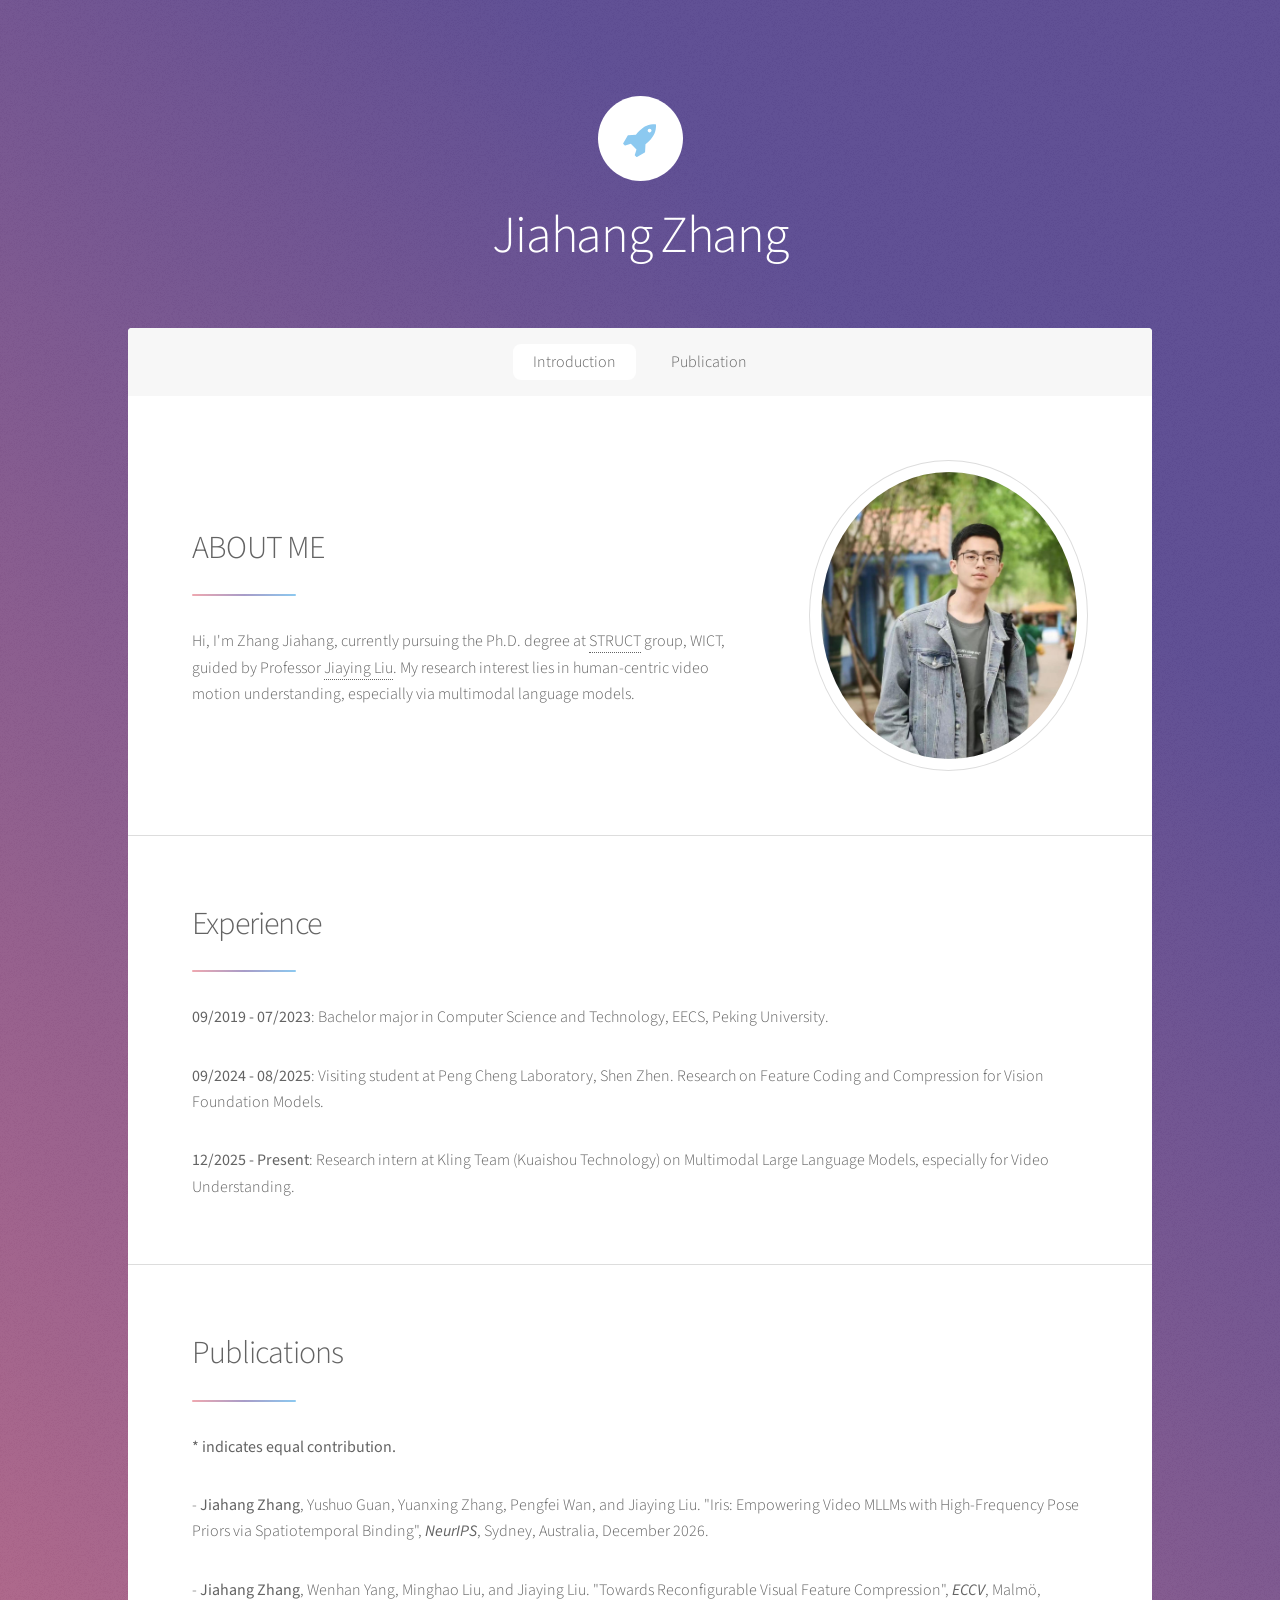
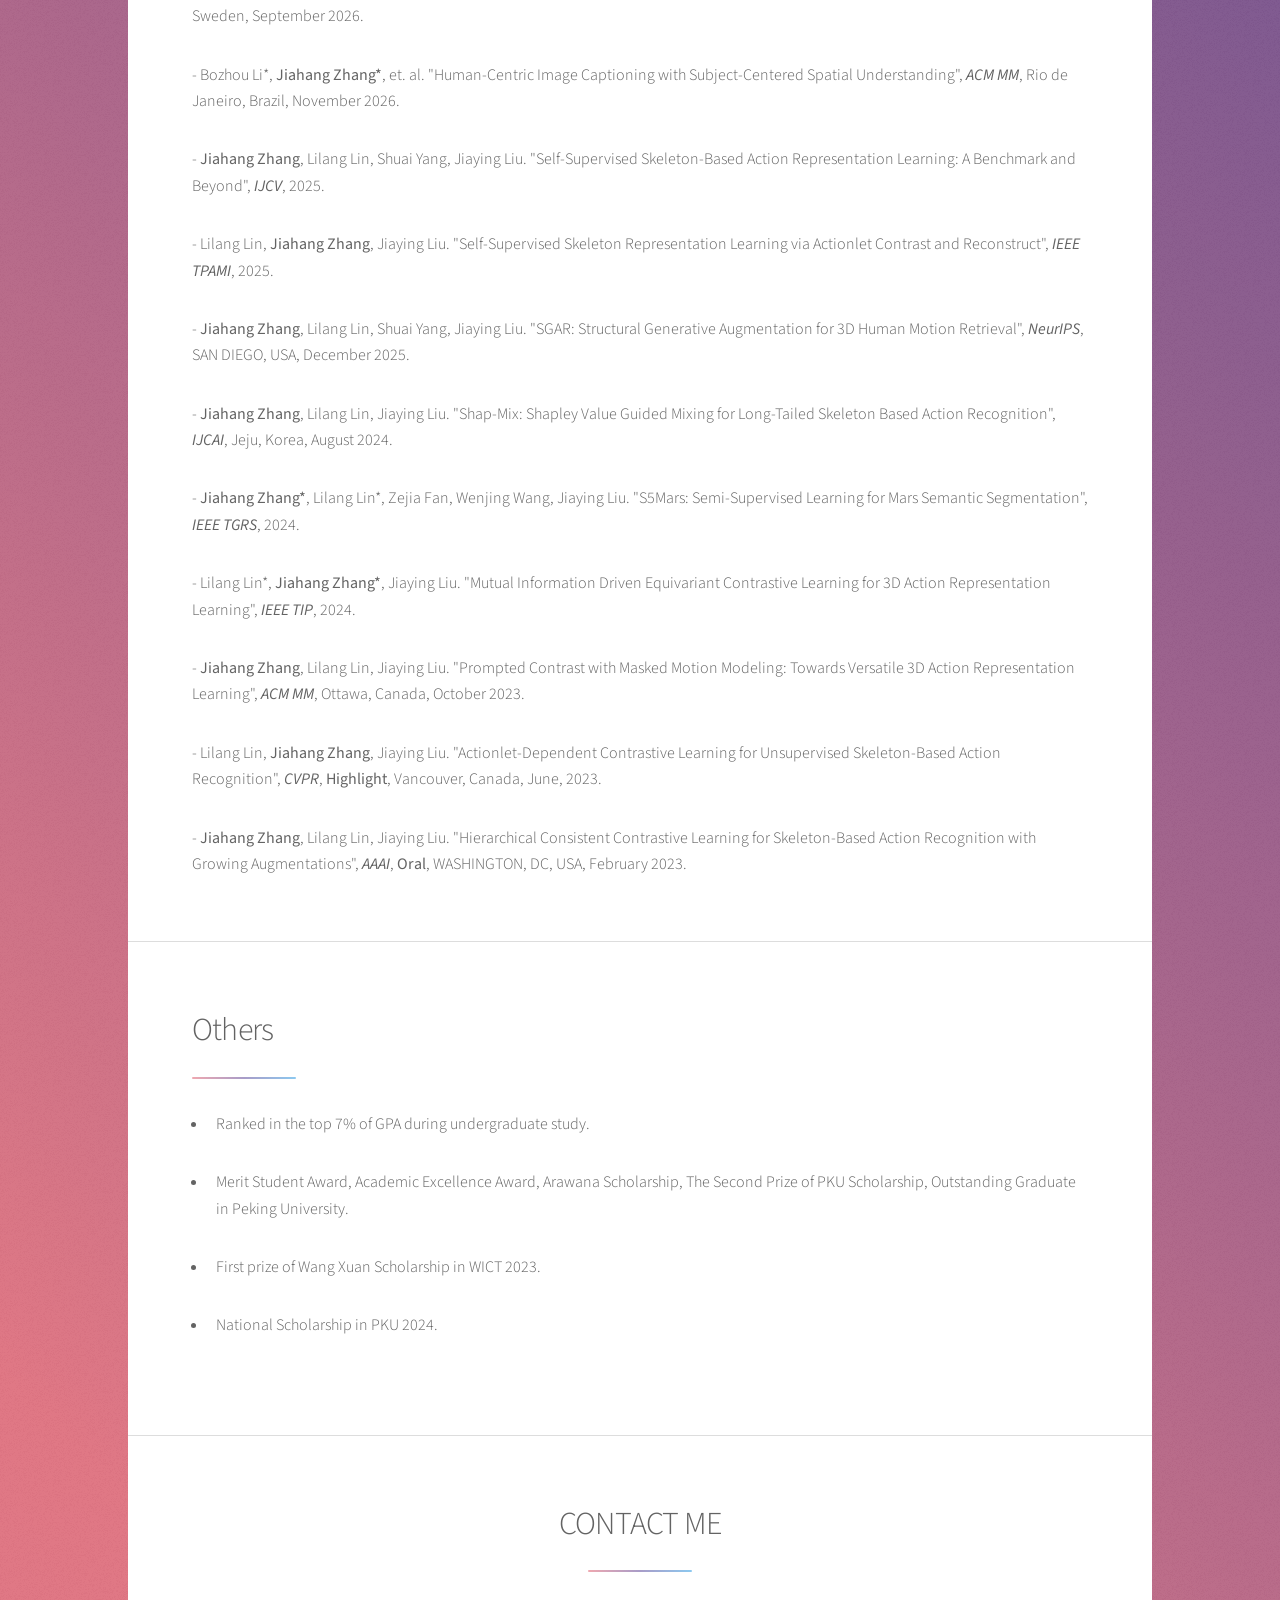
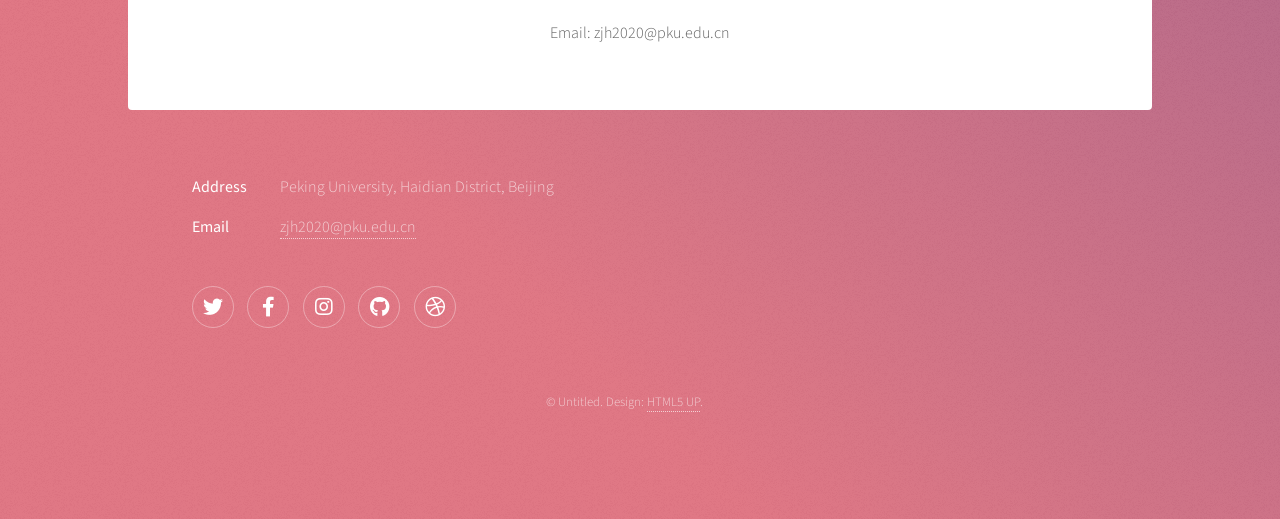
<file: index.html>
<!DOCTYPE HTML>
<!--
	Stellar by HTML5 UP
	html5up.net | @ajlkn
	Free for personal and commercial use under the CCA 3.0 license (html5up.net/license)
-->
<html>
	<head>
		<title>Jiahang Zhang (张佳航) - PKU</title>
		<meta charset="utf-8" />
		<meta name="viewport" content="width=device-width, initial-scale=1, user-scalable=no" />
		<link rel="stylesheet" href="assets/css/main.css" />
		<noscript><link rel="stylesheet" href="assets/css/noscript.css" /></noscript>
	</head>
	<body class="is-preload">

		<!-- Wrapper -->
			<div id="wrapper">

				<!-- Header -->
					<header id="header" class="alt">
						<span class="logo"><img src="images/logo.svg" alt="" /></span>
						<h1>Jiahang Zhang</h1>
					</header>

				<!-- Nav -->
					<nav id="nav">
						<ul>
							<li><a href="#intro" class="active">Introduction</a></li>
							<li><a href="#pub" class="active">Publication</a></li>
						</ul>
					</nav>


				<!-- Main -->
					<div id="main">

						<!-- Introduction -->
							<section id="intro" class="main">
								<div class="spotlight">
									<div class="content">
										<header class="major">
											<h2>ABOUT ME</h2>
										</header>
										<p>Hi, I'm Zhang Jiahang, currently pursuing the Ph.D. degree at <a href="http://www.wict.pku.edu.cn/struct/">STRUCT</a> group, WICT, guided by Professor <a href="http://www.wict.pku.edu.cn/struct/people/liujiaying.html">Jiaying Liu</a>. My research interest lies in human-centric video motion understanding, especially via multimodal language models. </p>

									</div>
									<span class="image"><img src="images/zjh.jpg" alt="" /></span>
								</div>
							</section>
							
							<section id="exp" class="main">
								<div class="spotlight">
									<div class="content">
										<header class="major">
											<h2>Experience</h2>
										</header>
										<p><b>09/2019 - 07/2023</b>: Bachelor major in Computer Science and Technology, EECS, Peking University.
										</p>
										<p><b>09/2024 - 08/2025</b>: Visiting student at Peng Cheng Laboratory, Shen Zhen. Research on Feature Coding and Compression for Vision Foundation Models.
										</p>
										<p><b>12/2025 - Present</b>: Research intern at Kling Team (Kuaishou Technology) on Multimodal Large Language Models, especially for Video Understanding.
										</p>
									</div>
								</div>
							</section>

							<!-- Publication -->
							<section id="pub" class="main">
								<div class="spotlight">
									<div class="content">
										<header class="major">
											<h2>Publications</h2>
										</header>
										<p><b>* indicates equal contribution.</b></p>
										<p> - <b>Jiahang Zhang</b>, Yushuo Guan, Yuanxing Zhang, Pengfei Wan, and Jiaying Liu. "Iris: Empowering Video MLLMs with
										High-Frequency Pose Priors via Spatiotemporal Binding", <i> <b>NeurIPS</b></i>, Sydney, Australia, December 2026.</p>
										<p> - <b>Jiahang Zhang</b>, Wenhan Yang, Minghao Liu, and Jiaying Liu. "Towards Reconfigurable Visual Feature Compression", <i> <b>ECCV</b></i>, Malmö, Sweden, September 2026.
										</p>
										<p> - Bozhou Li*, <b>Jiahang Zhang*</b>, et. al. "Human-Centric Image Captioning with Subject-Centered Spatial Understanding", <i> <b>ACM MM</b></i>, Rio de Janeiro, Brazil, November 2026.
										</p>
										<p> - <b>Jiahang Zhang</b>, Lilang Lin, Shuai Yang, Jiaying Liu. "Self-Supervised Skeleton-Based Action Representation Learning: A Benchmark and Beyond", <i> <b>IJCV</b></i>, 2025.</p>
										<p> - Lilang Lin, <b>Jiahang Zhang</b>, Jiaying Liu. "Self-Supervised Skeleton Representation Learning via Actionlet Contrast and Reconstruct", <i> <b>IEEE TPAMI</b></i>, 2025.</p>
										<p> - <b>Jiahang Zhang</b>, Lilang Lin, Shuai Yang, Jiaying Liu. "SGAR: Structural Generative Augmentation for 3D Human Motion Retrieval", <i> <b>NeurIPS</b></i>, SAN DIEGO, USA, December 2025.</p>
										<p> - <b>Jiahang Zhang</b>, Lilang Lin, Jiaying Liu. "Shap-Mix: Shapley Value Guided Mixing for Long-Tailed Skeleton Based Action Recognition", <i> <b>IJCAI</b></i>, Jeju, Korea, August 2024.</p>
										<p> - <b>Jiahang Zhang*</b>, Lilang Lin*, Zejia Fan, Wenjing Wang, Jiaying Liu. "S5Mars: Semi-Supervised Learning for Mars Semantic Segmentation", <i> <b>IEEE TGRS</b></i>, 2024.</p>
										<p> - Lilang Lin*, <b>Jiahang Zhang*</b>, Jiaying Liu. "Mutual Information Driven Equivariant Contrastive Learning for 3D Action Representation Learning", <i> <b>IEEE TIP</b></i>, 2024.</p>
										<p> - <b>Jiahang Zhang</b>, Lilang Lin, Jiaying Liu. "Prompted Contrast with Masked Motion Modeling: Towards Versatile 3D Action Representation Learning", <i> <b>ACM MM</b></i>, Ottawa, Canada, October 2023.</p>
										<p> - Lilang Lin, <b>Jiahang Zhang</b>, Jiaying Liu. "Actionlet-Dependent Contrastive Learning for Unsupervised Skeleton-Based Action Recognition", <i> <b>CVPR</b></i>, <b>Highlight</b>, Vancouver, Canada, June, 2023.</p>
										<p> - <b>Jiahang Zhang</b>, Lilang Lin, Jiaying Liu. "Hierarchical Consistent Contrastive Learning for Skeleton-Based Action Recognition with Growing Augmentations", <i> <b>AAAI</b></i>, <b>Oral</b>, WASHINGTON, DC, USA, February 2023.</p>


									</div>
									
								</div>
							</section>
							<section id="others" class="main">
								<div class="spotlight">
									<div class="content">
										<header class="major">
											<h2>Others</h2>
										</header>
										<ul>
											<li>
												<p>
													Ranked in the top 7% of GPA during undergraduate study.
												</p>
											</li>
											<li>
												<p>
													Merit Student Award, Academic Excellence Award, Arawana Scholarship, The Second Prize of PKU Scholarship, Outstanding Graduate in Peking University.
												</p>
											</li>
											<li>
												<p>
													First prize of Wang Xuan Scholarship in WICT 2023.
												</p>
											</li>
											<li>
												<p>
													National Scholarship in PKU 2024.
												</p>
											</li>

										</ul>
									</div>
								</div>
							</section>
						<!-- First Section -->
							<section id="first" class="main special">
								<header class="major">
									<h2>CONTACT ME</h2>
								</header>
								<p>Email: zjh2020@pku.edu.cn</p>
							</section>
				    </div>
				<!-- Footer -->
					<footer id="footer">
						<section>
							<dl class="alt">
								<dt>Address</dt>
								<dd>Peking University, Haidian District, Beijing</dd>
								<dt>Email</dt>
								<dd><a href="#">zjh2020@pku.edu.cn </a></dd>
							</dl>
							<ul class="icons">
								<li><a href="#" class="icon brands fa-twitter alt"><span class="label">Twitter</span></a></li>
								<li><a href="#" class="icon brands fa-facebook-f alt"><span class="label">Facebook</span></a></li>
								<li><a href="#" class="icon brands fa-instagram alt"><span class="label">Instagram</span></a></li>
								<li><a href="https://github.com/JHang2020?tab=repositories" class="icon brands fa-github alt"><span class="label">GitHub</span></a></li>
								<li><a href="#" class="icon brands fa-dribbble alt"><span class="label">Dribbble</span></a></li>
							</ul>
						</section>
						<p class="copyright">&copy; Untitled. Design: <a href="https://html5up.net">HTML5 UP</a>.</p>
					</footer>

			</div>

		<!-- Scripts -->
			<script src="assets/js/jquery.min.js"></script>
			<script src="assets/js/jquery.scrollex.min.js"></script>
			<script src="assets/js/jquery.scrolly.min.js"></script>
			<script src="assets/js/browser.min.js"></script>
			<script src="assets/js/breakpoints.min.js"></script>
			<script src="assets/js/util.js"></script>
			<script src="assets/js/main.js"></script>
			
	</body>
</html>
</file>
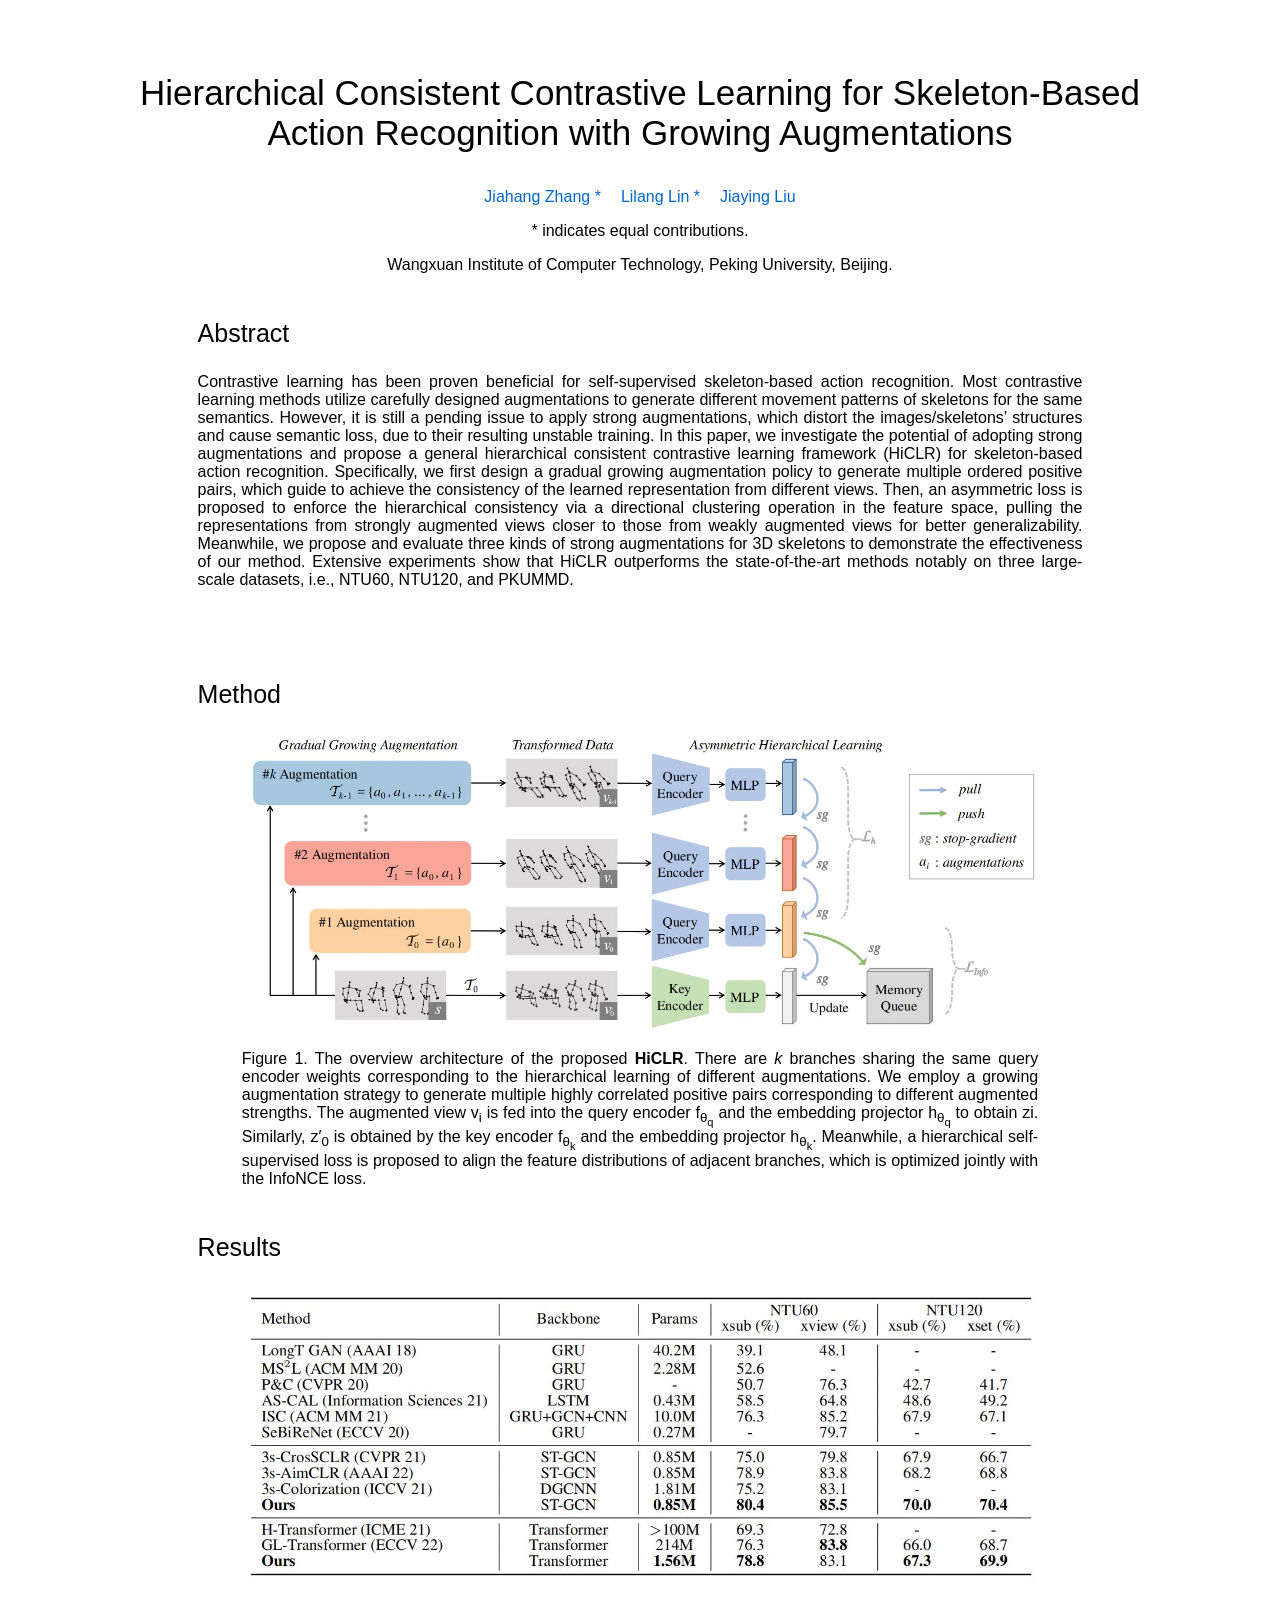
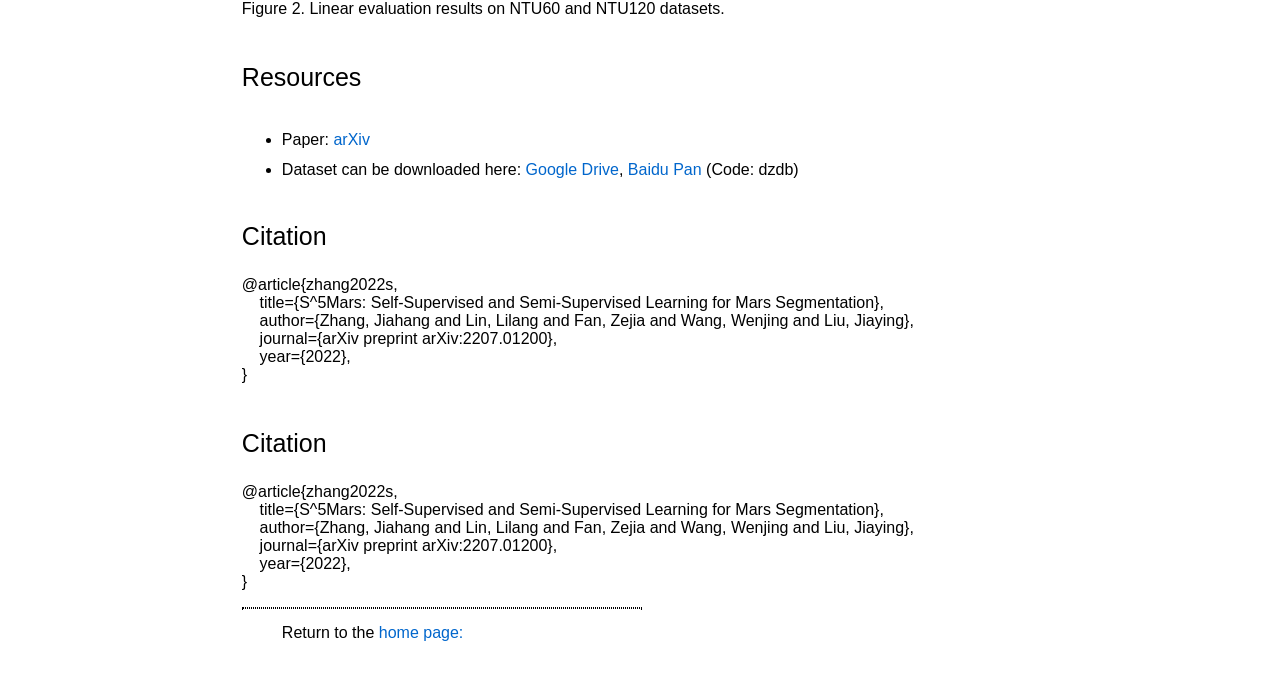
<file: Projects/HiCLR/index.html>
<!DOCTYPE html>
<html>
<head>
	<meta charset="UTF-8">
	<title>S5Mars</title>
    <style type="text/css">
        body{
        	background-color: white;
        }
        .links{
        	text-decoration: none;
        	color: #0066CC;
        }
        .p2{
        	padding-top: 20px;
        	font-size: 25px;
        }
        .p1{
        	text-align:justify;
        	text-justify:inter-ideograph;
        }
		
		.left {
			text-align: left;
			border: 1px dotted black;
			width: 50%;
		}
        a{
        	font-family: Sans-serif;
        }
        p{
        	font-family: Sans-serif;
        }
        ul{
        	font-family: Sans-serif;
        }
    </style>
</head>
<body>
	<div align="center" style="padding-top: 30px;">
	<p style="font-size:35px;">Hierarchical Consistent Contrastive Learning for Skeleton-Based <br>
        Action Recognition with Growing Augmentations </p>

	<a href="mailto:zjh2020@pku.edu.cn" class="links">Jiahang Zhang *</a> &nbsp; &nbsp; 
	<a href="mailto:linlilang@pku.edu.cn" class="links">Lilang Lin *</a> &nbsp; &nbsp; 
	<a href="mailto:liujiaying@pku.edu.cn" class="links">Jiaying Liu</a>

	<br>
	<p class="para-3"><span class="font-5">* indicates equal contributions.</span></p>
	<p class="para-3"><span class="p1"> Wangxuan Institute of Computer Technology, Peking University, Beijing.</span></p>
	

	</div>

        <div align="left" style="padding-left: 15%; padding-right: 15%; padding-bottom: 30px;">
		<p class='p2'> Abstract </p> 
		<p class='p1'>Contrastive learning has been proven beneficial for self-supervised skeleton-based action recognition. Most contrastive learning methods utilize carefully designed augmentations to generate different movement patterns of skeletons for the same semantics. However, it is still a pending issue to apply strong augmentations, which distort the images/skeletons’ structures and cause semantic loss, due to their resulting unstable training. In this paper, we investigate the potential of adopting strong augmentations and propose a general hierarchical consistent contrastive learning framework (HiCLR) for skeleton-based action recognition. Specifically, we first design a gradual growing augmentation policy to generate multiple ordered positive pairs, which guide to achieve the consistency of the learned representation from different views. Then, an asymmetric loss is proposed to enforce the hierarchical consistency via a directional clustering operation in the feature space, pulling the representations from strongly augmented views closer to those from weakly augmented views for better generalizability. Meanwhile, we propose and evaluate three kinds of strong augmentations for 3D skeletons to demonstrate the effectiveness of our method. Extensive experiments show that HiCLR outperforms the state-of-the-art methods notably on three large-scale datasets, i.e., NTU60, NTU120, and PKUMMD.</p>
            </div>

        <div align="left" style="padding-left: 15%; padding-right: 15%; padding-bottom: 30px;">
            <p class='p2'> Method </p> 
            <div style="padding-left: 5%; padding-right: 5%;">
                <div align="center">
                    <img src="img/arch.jpg" width="100%"> <br>
                </div>
            <p class='p1'>Figure 1. The overview architecture of the proposed <strong>HiCLR</strong>. There are <em>k</em> branches sharing the same query encoder weights corresponding to the hierarchical learning of different augmentations. We employ a growing augmentation strategy to generate multiple highly correlated positive pairs corresponding to different augmented strengths. The augmented view v<sub>i</sub> is fed into the query encoder f<sub>θ<sub>q</sub></sub> and the embedding projector h<sub>θ<sub>q</sub></sub> to obtain zi. Similarly, z′<sub>0</sub> is obtained by the key encoder f<sub>θ<sub>k</sub></sub> and the embedding projector h<sub>θ<sub>k</sub></sub>. Meanwhile, a hierarchical self-supervised loss is proposed to align the feature distributions of adjacent branches, which is optimized jointly with the InfoNCE loss.</p>

            </div>
        
            <p class='p2'> Results </p> 
            <div style="padding-left: 5%; padding-right: 5%;">
                <div align="center">
                    <img src="img/result.jpg" width="100%"> <br>
                </div>
            <p class='p1'>Figure 2. Linear evaluation results on NTU60 and NTU120 datasets.</p>


        <p class='p2'> Resources </p> 
		<p class='p1'>
			<ul style="line-height:15px">
			　　<li> Paper: <a href="https://arxiv.org/abs/2207.01200" class="links">arXiv</a> </li>
			　　<!--<li> Supplementary: <a href="https://drive.google.com/open?id=1QDMWbhw2jgutDsLaS00R-P6cxZ_OaZis" class="links">Google Drive</a>, <a href="https://pan.baidu.com/s/1ke9hqo62pVhl6_6YqAA4cQ" class="links">Baidu Pan</a> (Code: wvr6) </li>-->

			　　<li> Dataset can be downloaded here: <a href="https://drive.google.com/file/d/16dUZOh_-hv05wBaZ_BRH_A2_IwTgcN0J/view?usp=sharing" class="links">Google Drive</a>, <a href="https://pan.baidu.com/s/1RkxqFpTdI9eKfrFSJ_UXAw" class="links">Baidu Pan</a> (Code: dzdb) </li>
			</ul>
		</p>

		<p class='p2'> Citation</p>
		<p> 
			@article{zhang2022s, <br>
				&nbsp; &nbsp; title={S^5Mars: Self-Supervised and Semi-Supervised Learning for Mars Segmentation},<br>
				&nbsp; &nbsp; author={Zhang, Jiahang and Lin, Lilang and Fan, Zejia and Wang, Wenjing and Liu, Jiaying},<br>
				&nbsp; &nbsp; journal={arXiv preprint arXiv:2207.01200},<br>
				&nbsp; &nbsp; year={2022}, <br>
			  }

		</p>

        <p class='p2'> Citation</p>
		<p> 
			@article{zhang2022s, <br>
				&nbsp; &nbsp; title={S^5Mars: Self-Supervised and Semi-Supervised Learning for Mars Segmentation},<br>
				&nbsp; &nbsp; author={Zhang, Jiahang and Lin, Lilang and Fan, Zejia and Wang, Wenjing and Liu, Jiaying},<br>
				&nbsp; &nbsp; journal={arXiv preprint arXiv:2207.01200},<br>
				&nbsp; &nbsp; year={2022}, <br>
			  }

		</p>
		
		<p class='left'>
			<ul style="line-height:15px">
				Return to the <a href="http://39.96.165.147/" class="links">home page:</a>
			</ul>
		</p>
		

</html>
</file>
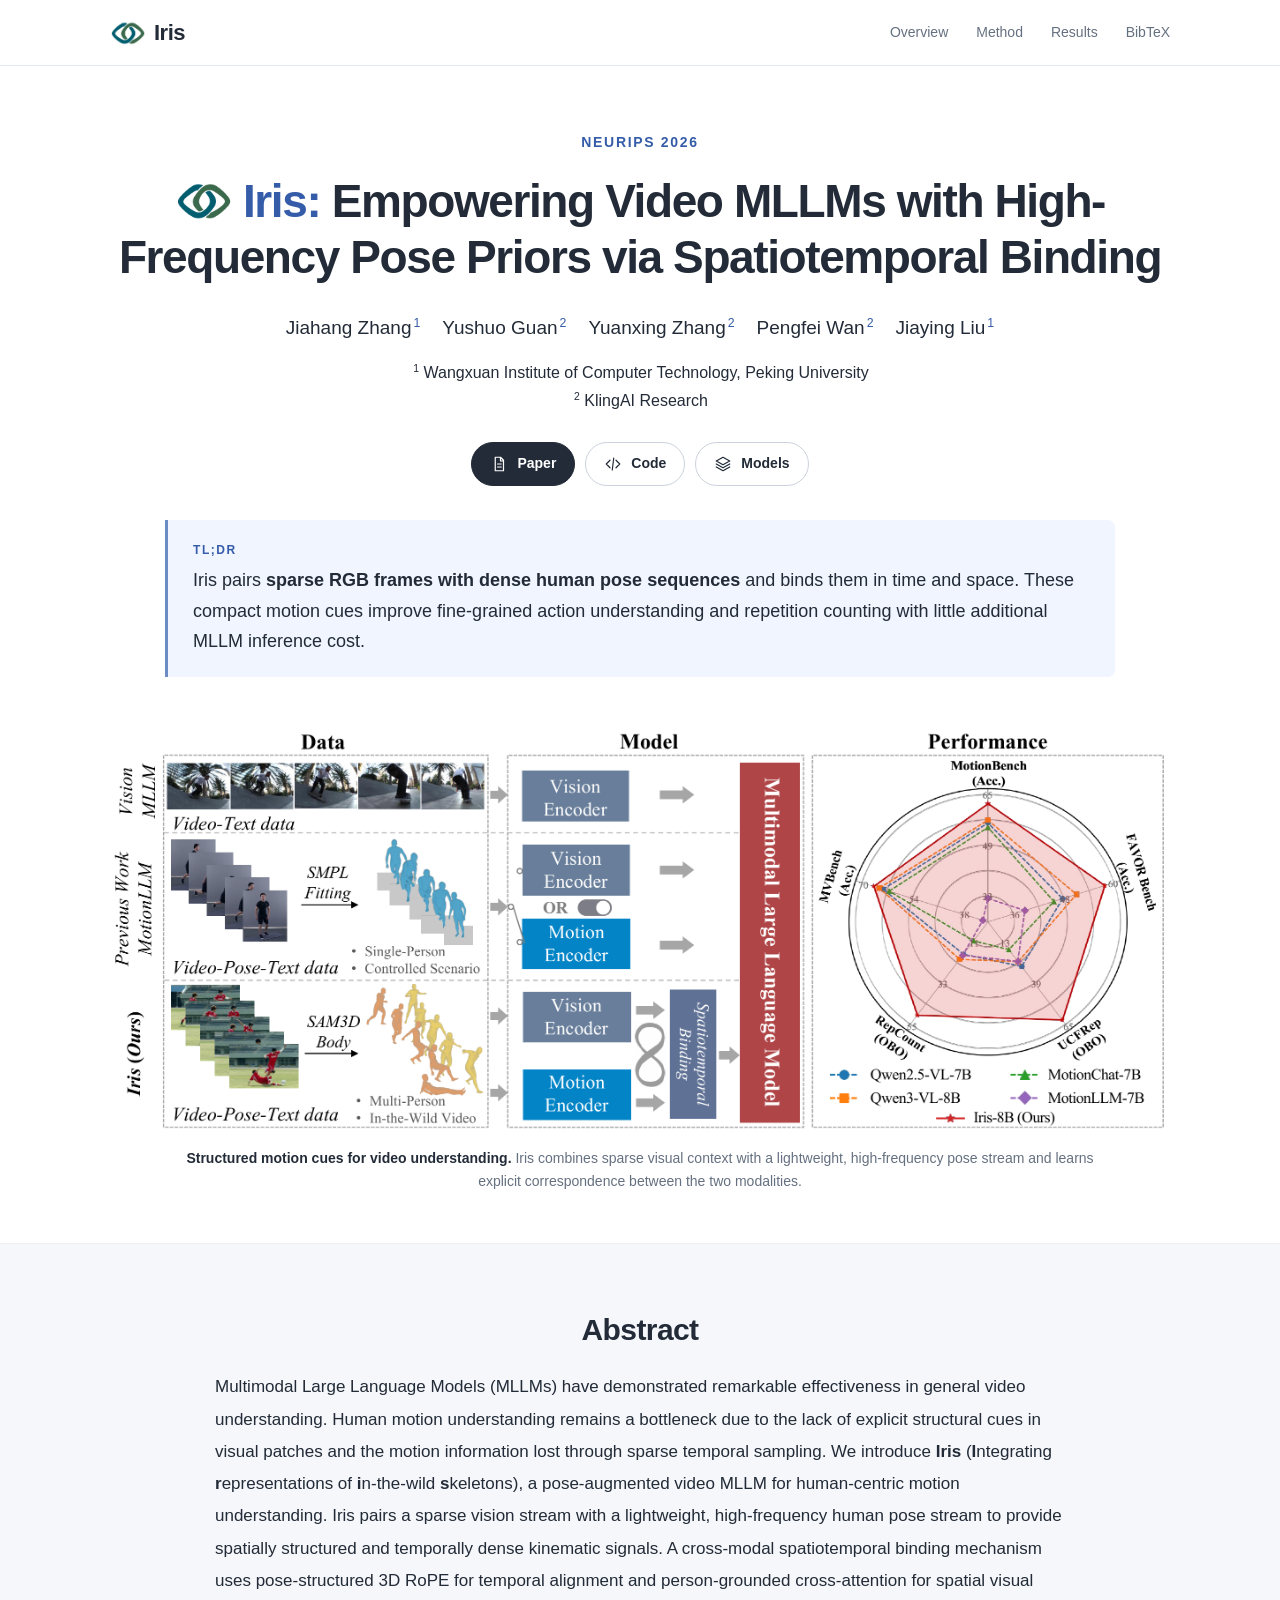
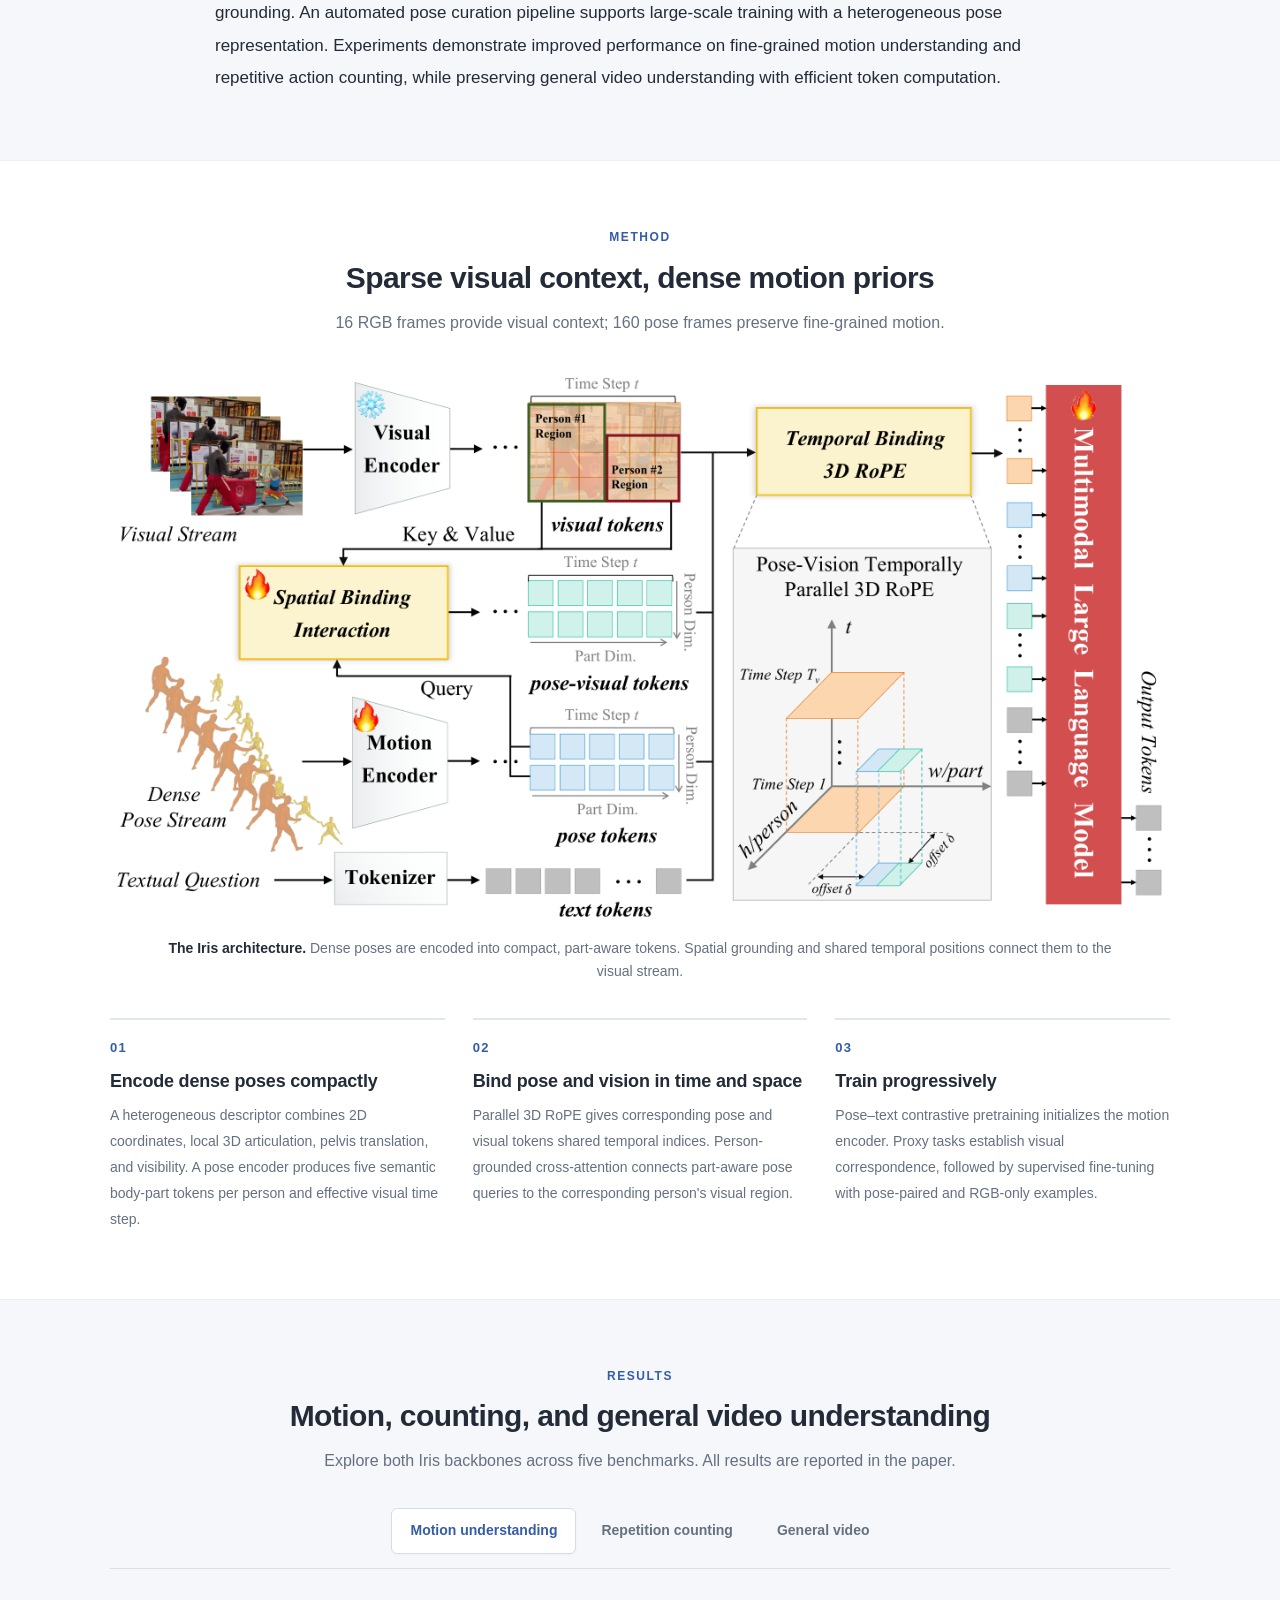
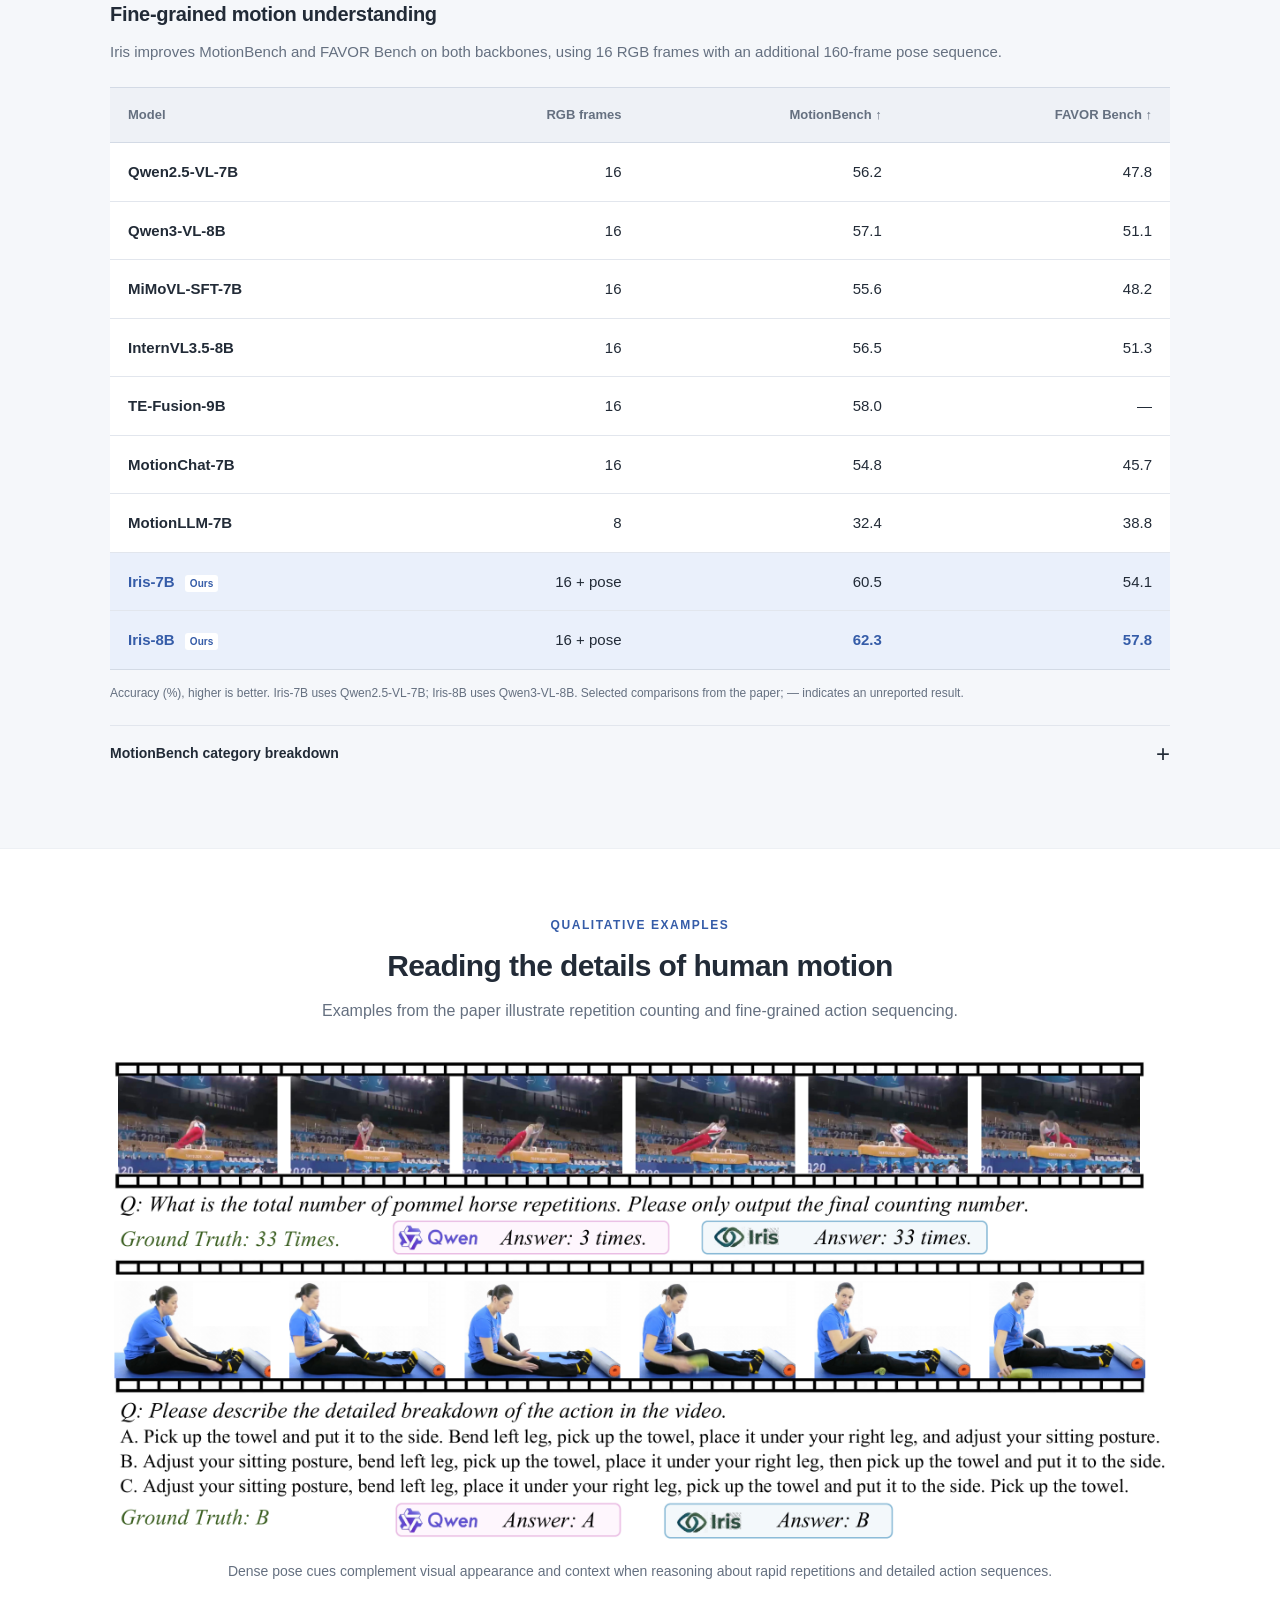
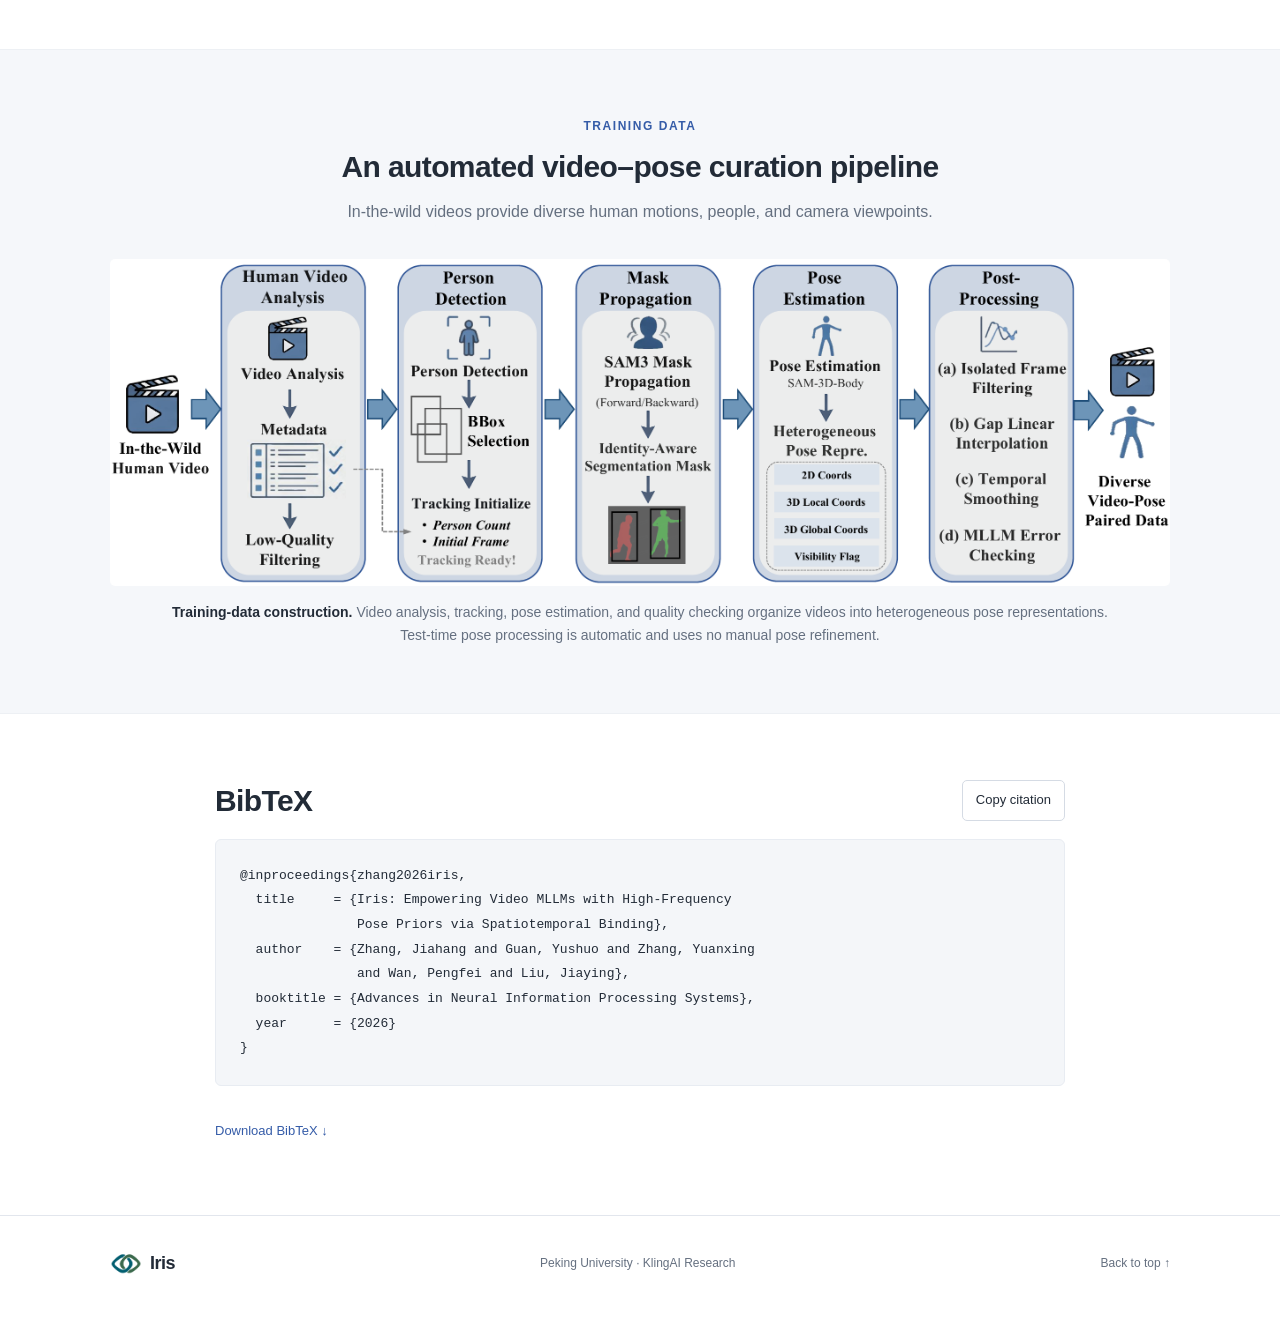
<file: Projects/Iris/index.html>
<!doctype html>
<html lang="en">
<head>
  <meta charset="utf-8">
  <meta name="viewport" content="width=device-width, initial-scale=1">
  <meta name="description" content="Iris pairs sparse RGB frames with high-frequency human pose priors through spatiotemporal binding for fine-grained video understanding.">
  <meta name="theme-color" content="#ffffff">
  <meta property="og:title" content="Iris: Empowering Video MLLMs with High-Frequency Pose Priors via Spatiotemporal Binding">
  <meta property="og:description" content="Sparse video. Dense motion cues. A pose-augmented video MLLM for fine-grained motion understanding and repetition counting.">
  <meta property="og:type" content="website">
  <title>Iris | High-Frequency Pose Priors for Video MLLMs</title>
  <link rel="icon" href="assets/favicon.png" type="image/png">
  <link rel="canonical" href="https://jhang2020.github.io/Projects/Iris/">
  <link rel="stylesheet" href="styles.css">
  <script src="script.js" defer></script>
</head>
<body>
  <a class="skip-link" href="#main">Skip to content</a>
  <header class="site-header">
    <nav class="nav container" aria-label="Main navigation">
      <a class="wordmark" href="#top" aria-label="Iris home"><img src="assets/iris-logo.png" width="36" height="27" alt=""> Iris</a>
      <div class="nav-links"><a href="#overview">Overview</a><a href="#method">Method</a><a href="#results">Results</a><a href="#citation">BibTeX</a></div>
    </nav>
  </header>
  <main id="main">
    <section class="hero container" id="top" aria-labelledby="paper-title">
      <p class="venue">NeurIPS 2026</p>
      <h1 id="paper-title"><span class="iris-title"><img class="title-logo" src="assets/iris-logo.png" width="58" height="44" alt="">Iris:</span> Empowering Video MLLMs with High-Frequency Pose Priors via Spatiotemporal Binding</h1>
      <div class="authors" aria-label="Authors">
        <span>Jiahang Zhang<sup>1</sup></span><span>Yushuo Guan<sup>2</sup></span><span>Yuanxing Zhang<sup>2</sup></span><span>Pengfei Wan<sup>2</sup></span><span>Jiaying Liu<sup>1</sup></span>
      </div>
      <div class="affiliations"><p><sup>1</sup> Wangxuan Institute of Computer Technology, Peking University</p><p><sup>2</sup> KlingAI Research</p></div>
      <div class="resources" aria-label="Paper resources">
        <a class="resource primary" href="coming-soon.html?resource=paper"><svg viewBox="0 0 24 24" aria-hidden="true"><path d="M7 3h7l4 4v14H7zM14 3v5h4M10 12h5M10 16h5"/></svg>Paper</a>
        <a class="resource" href="coming-soon.html?resource=code"><svg viewBox="0 0 24 24" aria-hidden="true"><path d="m8 7-5 5 5 5m8-10 5 5-5 5m-3-13-2 16"/></svg>Code</a>
        <a class="resource" href="coming-soon.html?resource=models"><svg viewBox="0 0 24 24" aria-hidden="true"><path d="m12 3 9 5-9 5-9-5 9-5ZM3 12l9 5 9-5M3 16l9 5 9-5"/></svg>Models</a>
      </div>
      <aside class="tldr" aria-label="Paper in two sentences">
        <p class="tldr-label">TL;DR</p>
        <p>Iris pairs <strong>sparse RGB frames with dense human pose sequences</strong> and binds them in time and space. These compact motion cues improve fine-grained action understanding and repetition counting with little additional MLLM inference cost.</p>
      </aside>
    </section>

    <section class="container overview" id="overview" aria-labelledby="overview-title">
      <h2 class="sr-only" id="overview-title">Overview</h2>
      <figure>
        <button class="figure-button" data-figure="assets/teaser.png" data-title="Iris compared with existing video and pose-augmented MLLMs" aria-label="Enlarge the overview figure"><img src="assets/teaser.png" alt="Comparison of vision-only and earlier pose-augmented MLLMs with Iris, which combines diverse video-pose-text data with explicit spatiotemporal binding." width="2400" fetchpriority="high"></button>
        <figcaption><strong>Structured motion cues for video understanding.</strong> Iris combines sparse visual context with a lightweight, high-frequency pose stream and learns explicit correspondence between the two modalities.</figcaption>
      </figure>
    </section>

    <section class="section abstract-section" aria-labelledby="abstract-title">
      <div class="reading-width">
        <h2 id="abstract-title">Abstract</h2>
        <p>Multimodal Large Language Models (MLLMs) have demonstrated remarkable effectiveness in general video understanding. Human motion understanding remains a bottleneck due to the lack of explicit structural cues in visual patches and the motion information lost through sparse temporal sampling. We introduce <strong>Iris</strong> (<strong>I</strong>ntegrating <strong>r</strong>epresentations of <strong>i</strong>n-the-wild <strong>s</strong>keletons), a pose-augmented video MLLM for human-centric motion understanding. Iris pairs a sparse vision stream with a lightweight, high-frequency human pose stream to provide spatially structured and temporally dense kinematic signals. A cross-modal spatiotemporal binding mechanism uses pose-structured 3D RoPE for temporal alignment and person-grounded cross-attention for spatial visual grounding. An automated pose curation pipeline supports large-scale training with a heterogeneous pose representation. Experiments demonstrate improved performance on fine-grained motion understanding and repetitive action counting, while preserving general video understanding with efficient token computation.</p>
      </div>
    </section>

    <section class="section container" id="method" aria-labelledby="method-title">
      <div class="section-heading"><p class="eyebrow">Method</p><h2 id="method-title">Sparse visual context, dense motion priors</h2><p>16 RGB frames provide visual context; 160 pose frames preserve fine-grained motion.</p></div>
      <figure>
        <button class="figure-button" data-figure="assets/pipeline.png" data-title="The Iris architecture" aria-label="Enlarge the architecture figure"><img src="assets/pipeline.png" alt="Iris architecture: sparse visual and dense pose encoders, part-aware pose tokens, person-grounded cross-attention, and shared temporal positions in 3D RoPE before the language model." width="2400" loading="lazy"></button>
        <figcaption><strong>The Iris architecture.</strong> Dense poses are encoded into compact, part-aware tokens. Spatial grounding and shared temporal positions connect them to the visual stream.</figcaption>
      </figure>
      <ol class="method-steps">
        <li><h3>Encode dense poses compactly</h3><p>A heterogeneous descriptor combines 2D coordinates, local 3D articulation, pelvis translation, and visibility. A pose encoder produces five semantic body-part tokens per person and effective visual time step.</p></li>
        <li><h3>Bind pose and vision in time and space</h3><p>Parallel 3D RoPE gives corresponding pose and visual tokens shared temporal indices. Person-grounded cross-attention connects part-aware pose queries to the corresponding person's visual region.</p></li>
        <li><h3>Train progressively</h3><p>Pose–text contrastive pretraining initializes the motion encoder. Proxy tasks establish visual correspondence, followed by supervised fine-tuning with pose-paired and RGB-only examples.</p></li>
      </ol>
    </section>

    <section class="section results-section" id="results" aria-labelledby="results-title">
      <div class="container">
        <div class="section-heading"><p class="eyebrow">Results</p><h2 id="results-title">Motion, counting, and general video understanding</h2><p>Explore both Iris backbones across five benchmarks. All results are reported in the paper.</p></div>
        <div class="result-tabs" role="tablist" aria-label="Evaluation task">
          <button type="button" role="tab" id="tab-motion" aria-controls="panel-motion" aria-selected="true" tabindex="0">Motion understanding</button>
          <button type="button" role="tab" id="tab-counting" aria-controls="panel-counting" aria-selected="false" tabindex="-1">Repetition counting</button>
          <button type="button" role="tab" id="tab-general" aria-controls="panel-general" aria-selected="false" tabindex="-1">General video</button>
        </div>
        <div class="result-panel" role="tabpanel" id="panel-motion" aria-labelledby="tab-motion" tabindex="0">
          <h3>Fine-grained motion understanding</h3>
          <p class="panel-intro">Iris improves MotionBench and FAVOR Bench on both backbones, using 16 RGB frames with an additional 160-frame pose sequence.</p>
          <div class="table-scroll" tabindex="0" role="region" aria-label="Motion understanding results, scroll horizontally on small screens">
            <table><caption class="sr-only">MotionBench and FAVOR Bench overall accuracy</caption><thead><tr><th scope="col">Model</th><th scope="col">RGB frames</th><th scope="col">MotionBench ↑</th><th scope="col">FAVOR Bench ↑</th></tr></thead><tbody>
              <tr><th scope="row">Qwen2.5-VL-7B</th><td>16</td><td>56.2</td><td>47.8</td></tr>
              <tr><th scope="row">Qwen3-VL-8B</th><td>16</td><td>57.1</td><td>51.1</td></tr>
              <tr><th scope="row">MiMoVL-SFT-7B</th><td>16</td><td>55.6</td><td>48.2</td></tr>
              <tr><th scope="row">InternVL3.5-8B</th><td>16</td><td>56.5</td><td>51.3</td></tr>
              <tr><th scope="row">TE-Fusion-9B</th><td>16</td><td>58.0</td><td>—</td></tr>
              <tr><th scope="row">MotionChat-7B</th><td>16</td><td>54.8</td><td>45.7</td></tr>
              <tr><th scope="row">MotionLLM-7B</th><td>8</td><td>32.4</td><td>38.8</td></tr>
              <tr class="ours"><th scope="row">Iris-7B <span class="ours-label">Ours</span></th><td>16 + pose</td><td>60.5</td><td>54.1</td></tr>
              <tr class="ours"><th scope="row">Iris-8B <span class="ours-label">Ours</span></th><td>16 + pose</td><td><strong>62.3</strong></td><td><strong>57.8</strong></td></tr>
            </tbody></table>
          </div>
          <p class="table-note">Accuracy (%), higher is better. Iris-7B uses Qwen2.5-VL-7B; Iris-8B uses Qwen3-VL-8B. Selected comparisons from the paper; — indicates an unreported result.</p>
          <details class="category-results"><summary>MotionBench category breakdown<span class="disclosure-icon" aria-hidden="true">+</span></summary>
            <div class="table-scroll" tabindex="0" role="region" aria-label="MotionBench category results, scroll horizontally on small screens">
              <table><caption class="sr-only">MotionBench accuracy by category</caption><thead><tr><th scope="col">Model</th><th scope="col">MR</th><th scope="col">LM</th><th scope="col">CM</th><th scope="col">MO</th><th scope="col">AO</th><th scope="col">RC</th></tr></thead><tbody>
                <tr><th scope="row">Qwen2.5-VL-7B</th><td>61.5</td><td>60.1</td><td>45.7</td><td>73.2</td><td>41.8</td><td>29.8</td></tr>
                <tr class="ours"><th scope="row">Iris-7B</th><td>63.9</td><td>63.4</td><td>63.6</td><td>74.6</td><td>43.2</td><td>38.5</td></tr>
                <tr><th scope="row">Qwen3-VL-8B</th><td>62.0</td><td>60.3</td><td>57.4</td><td>73.2</td><td>42.0</td><td>25.5</td></tr>
                <tr class="ours"><th scope="row">Iris-8B</th><td>66.4</td><td>64.5</td><td>67.0</td><td>74.9</td><td>47.0</td><td>37.5</td></tr>
              </tbody></table>
            </div>
            <p class="table-note">Original MotionBench categories: MR, LM, CM, MO, AO, and RC. Values are accuracy (%).</p>
          </details>
        </div>
        <div class="result-panel" role="tabpanel" id="panel-counting" aria-labelledby="tab-counting" tabindex="0" hidden>
          <h3>Repetitive action counting</h3>
          <p class="panel-intro">High-frequency pose inputs help preserve the periodicity of human motion on RepCount and UCFRep.</p>
          <div class="table-scroll" tabindex="0" role="region" aria-label="Counting results, scroll horizontally on small screens">
            <table><caption class="sr-only">RepCount and UCFRep repetition counting results</caption><thead><tr><th scope="col" rowspan="2">Model</th><th scope="colgroup" colspan="2">RepCount</th><th scope="colgroup" colspan="2">UCFRep</th></tr><tr><th scope="col">MAE ↓</th><th scope="col">OBO ↑</th><th scope="col">MAE ↓</th><th scope="col">OBO ↑</th></tr></thead><tbody>
              <tr><th scope="row">Qwen2.5-VL-7B</th><td>1.115</td><td>17.3%</td><td>1.099</td><td>28.2%</td></tr>
              <tr><th scope="row">Qwen3-VL-8B</th><td>0.664</td><td>20.0%</td><td>0.696</td><td>25.2%</td></tr>
              <tr><th scope="row">MiMoVL-SFT-7B</th><td>0.751</td><td>22.0%</td><td>0.877</td><td>25.0%</td></tr>
              <tr><th scope="row">InternVL3.5-8B</th><td>0.928</td><td>13.3%</td><td>1.241</td><td>18.5%</td></tr>
              <tr><th scope="row">MotionChat-7B</th><td>1.306</td><td>10.1%</td><td>3.544</td><td>17.5%</td></tr>
              <tr class="ours"><th scope="row">Iris-7B <span class="ours-label">Ours</span></th><td>0.420</td><td>38.0%</td><td>0.466</td><td>43.7%</td></tr>
              <tr class="ours"><th scope="row">Iris-8B <span class="ours-label">Ours</span></th><td><strong>0.346</strong></td><td><strong>50.0%</strong></td><td><strong>0.344</strong></td><td><strong>62.1%</strong></td></tr>
            </tbody></table>
          </div>
          <p class="table-note">MAE: normalized mean absolute error (lower is better). OBO: off-by-one accuracy, shown as a percentage (higher is better). All models use 16 RGB frames; Iris also receives dense pose inputs.</p>
        </div>
        <div class="result-panel" role="tabpanel" id="panel-general" aria-labelledby="tab-general" tabindex="0" hidden>
          <h3>General video understanding <span class="setting-label">RGB-only inference</span></h3>
          <p class="panel-intro">On MVBench, Iris is evaluated without pose inputs to assess its general video understanding after pose-integrated training.</p>
          <div class="table-scroll" tabindex="0" role="region" aria-label="MVBench results, scroll horizontally on small screens">
            <table><caption class="sr-only">MVBench accuracy without pose input at inference</caption><thead><tr><th scope="col">Model</th><th scope="col">Overall ↑</th><th scope="col">Kinematic &amp; Motion ↑</th><th scope="col">Context &amp; Appearance ↑</th></tr></thead><tbody>
              <tr><th scope="row">Qwen2.5-VL-7B</th><td>63.3</td><td>62.4</td><td>64.3</td></tr>
              <tr class="ours"><th scope="row">Iris-7B <span class="ours-label">Ours</span></th><td>66.1</td><td>64.8</td><td>67.4</td></tr>
              <tr><th scope="row">Qwen3-VL-8B</th><td>64.5</td><td>61.4</td><td>67.6</td></tr>
              <tr class="ours"><th scope="row">Iris-8B <span class="ours-label">Ours</span></th><td><strong>66.3</strong></td><td><strong>65.2</strong></td><td>67.4</td></tr>
            </tbody></table>
          </div>
          <p class="table-note">Accuracy (%), higher is better. Kinematic &amp; Motion and Context &amp; Appearance are the task groupings used in the paper. Every model in this table uses RGB-only inference.</p>
        </div>
      </div>
    </section>

    <section class="section container" aria-labelledby="examples-title">
      <div class="section-heading"><p class="eyebrow">Qualitative examples</p><h2 id="examples-title">Reading the details of human motion</h2><p>Examples from the paper illustrate repetition counting and fine-grained action sequencing.</p></div>
      <figure><button class="figure-button" data-figure="assets/quati_case.png" data-title="Repetition counting and action sequencing examples" aria-label="Enlarge the qualitative examples"><img src="assets/quati_case.png" alt="Paper examples comparing Qwen and Iris on counting pommel-horse swings and identifying a sequence of human actions." width="2400" loading="lazy"></button><figcaption>Dense pose cues complement visual appearance and context when reasoning about rapid repetitions and detailed action sequences.</figcaption></figure>
    </section>

    <section class="section data-section" aria-labelledby="data-title">
      <div class="container"><div class="section-heading"><p class="eyebrow">Training data</p><h2 id="data-title">An automated video–pose curation pipeline</h2><p>In-the-wild videos provide diverse human motions, people, and camera viewpoints.</p></div>
        <figure><button class="figure-button" data-figure="assets/data_pipeline_small.png" data-title="The training-data curation pipeline" aria-label="Enlarge the data pipeline figure"><img src="assets/data_pipeline_small.png" alt="Training-data curation with video analysis, person detection, mask propagation, pose estimation, and quality checking." width="2400" loading="lazy"></button><figcaption><strong>Training-data construction.</strong> Video analysis, tracking, pose estimation, and quality checking organize videos into heterogeneous pose representations. Test-time pose processing is automatic and uses no manual pose refinement.</figcaption></figure>
      </div>
    </section>

    <section class="section reading-width citation-section" id="citation" aria-labelledby="citation-title">
      <div class="citation-heading"><h2 id="citation-title">BibTeX</h2><button class="copy-button" id="copy-citation" type="button">Copy citation</button></div>
      <pre><code id="bibtex">@inproceedings{zhang2026iris,
  title     = {Iris: Empowering Video MLLMs with High-Frequency
               Pose Priors via Spatiotemporal Binding},
  author    = {Zhang, Jiahang and Guan, Yushuo and Zhang, Yuanxing
               and Wan, Pengfei and Liu, Jiaying},
  booktitle = {Advances in Neural Information Processing Systems},
  year      = {2026}
}</code></pre>
      <p class="copy-status" id="copy-status" role="status" aria-live="polite"></p>
      <a class="text-link" href="assets/iris.bib" download>Download BibTeX ↓</a>
    </section>
  </main>
  <footer><div class="container"><a class="wordmark" href="#top"><img src="assets/iris-logo.png" width="32" height="24" alt=""> Iris</a><p>Peking University · KlingAI Research</p><a href="#top">Back to top ↑</a></div></footer>
  <dialog class="figure-dialog" id="figure-dialog" aria-labelledby="dialog-title"><div class="dialog-heading"><p id="dialog-title"></p><button id="close-figure" type="button" aria-label="Close enlarged figure">✕</button></div><img id="dialog-image" alt=""></dialog>
</body>
</html>
</file>
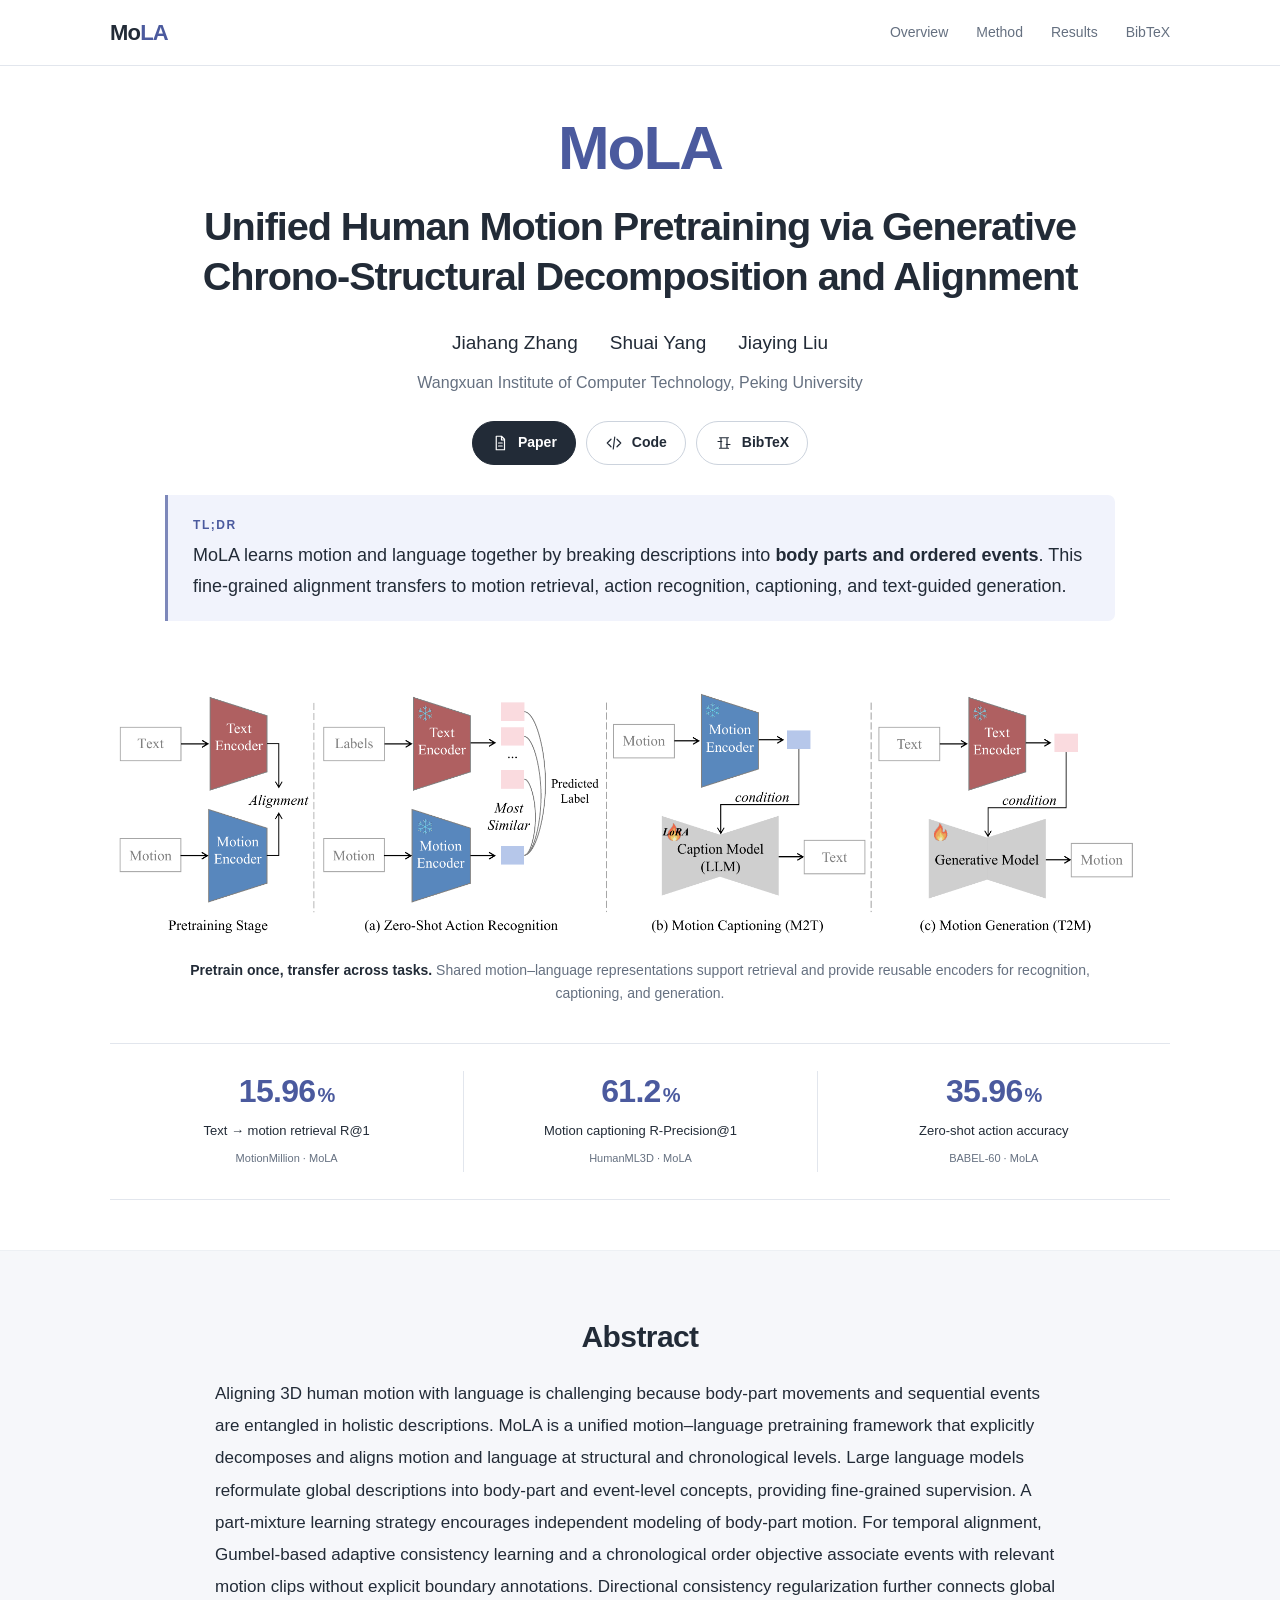
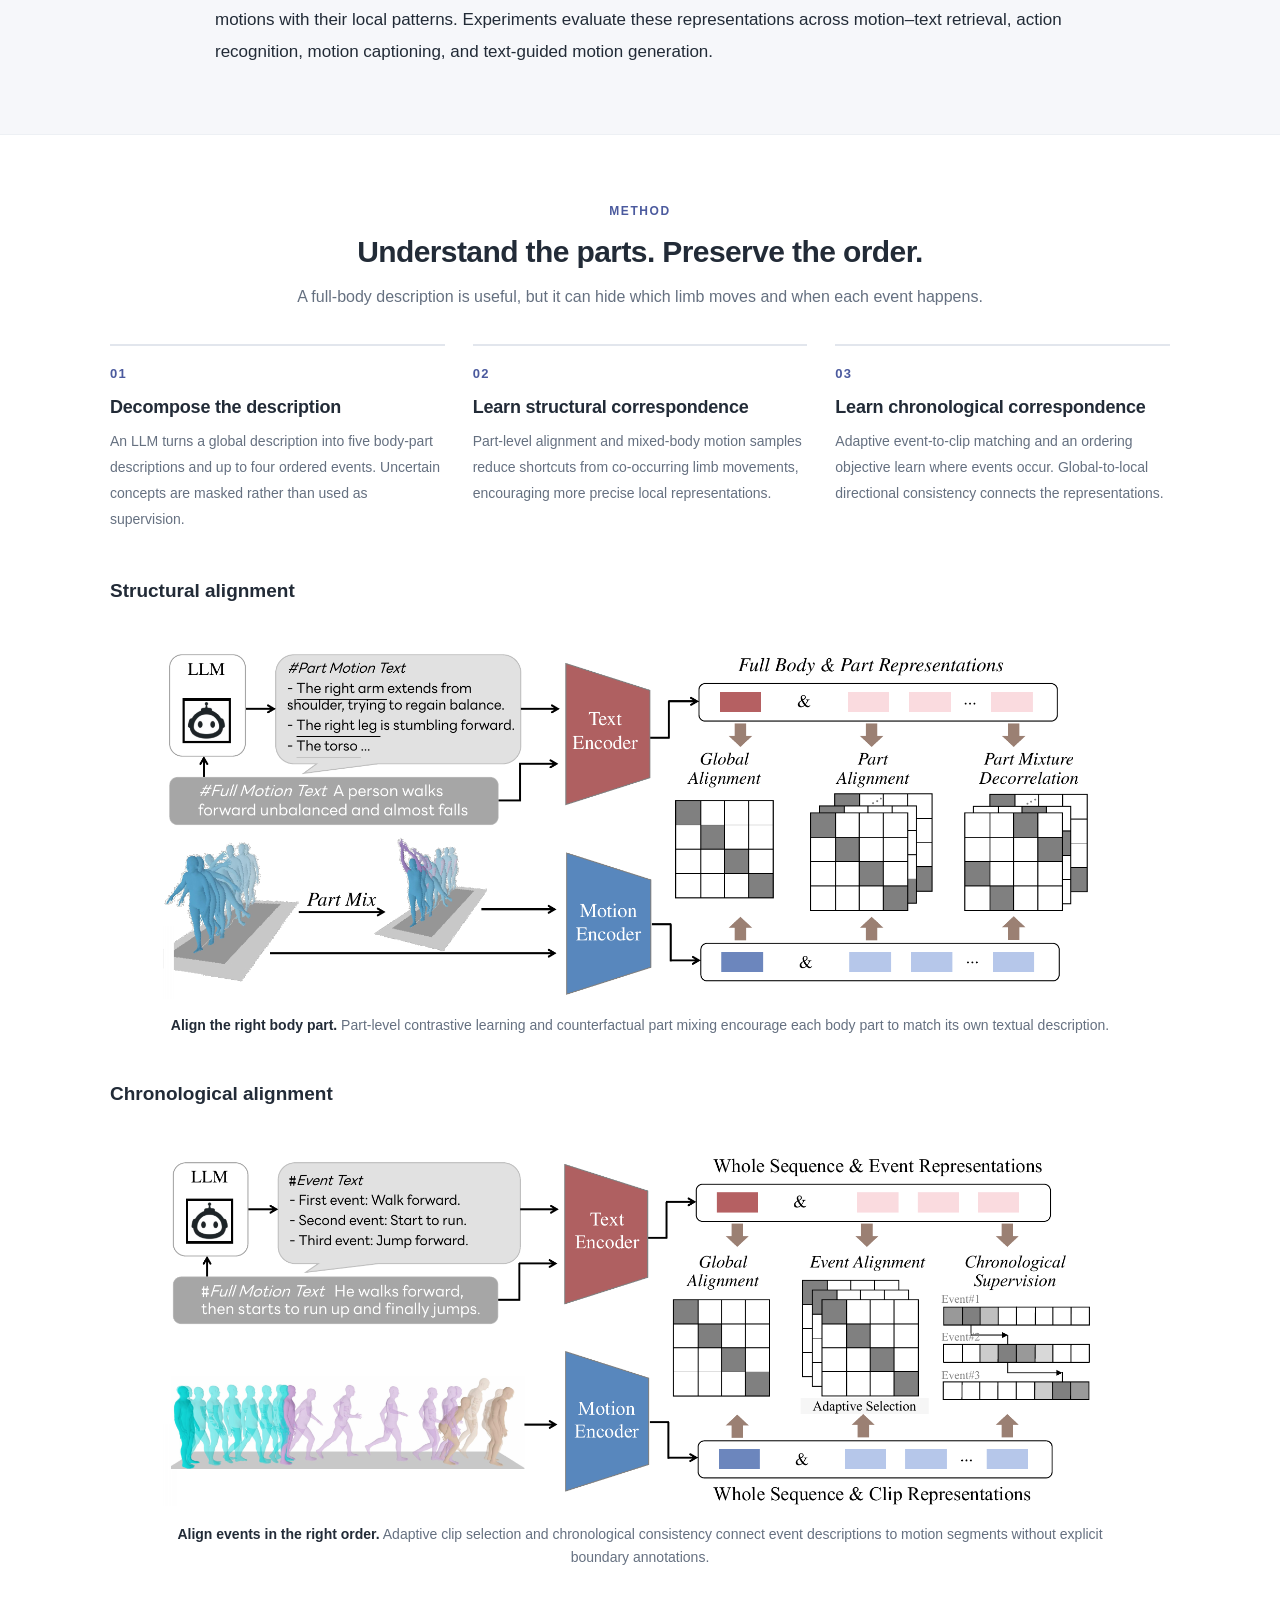
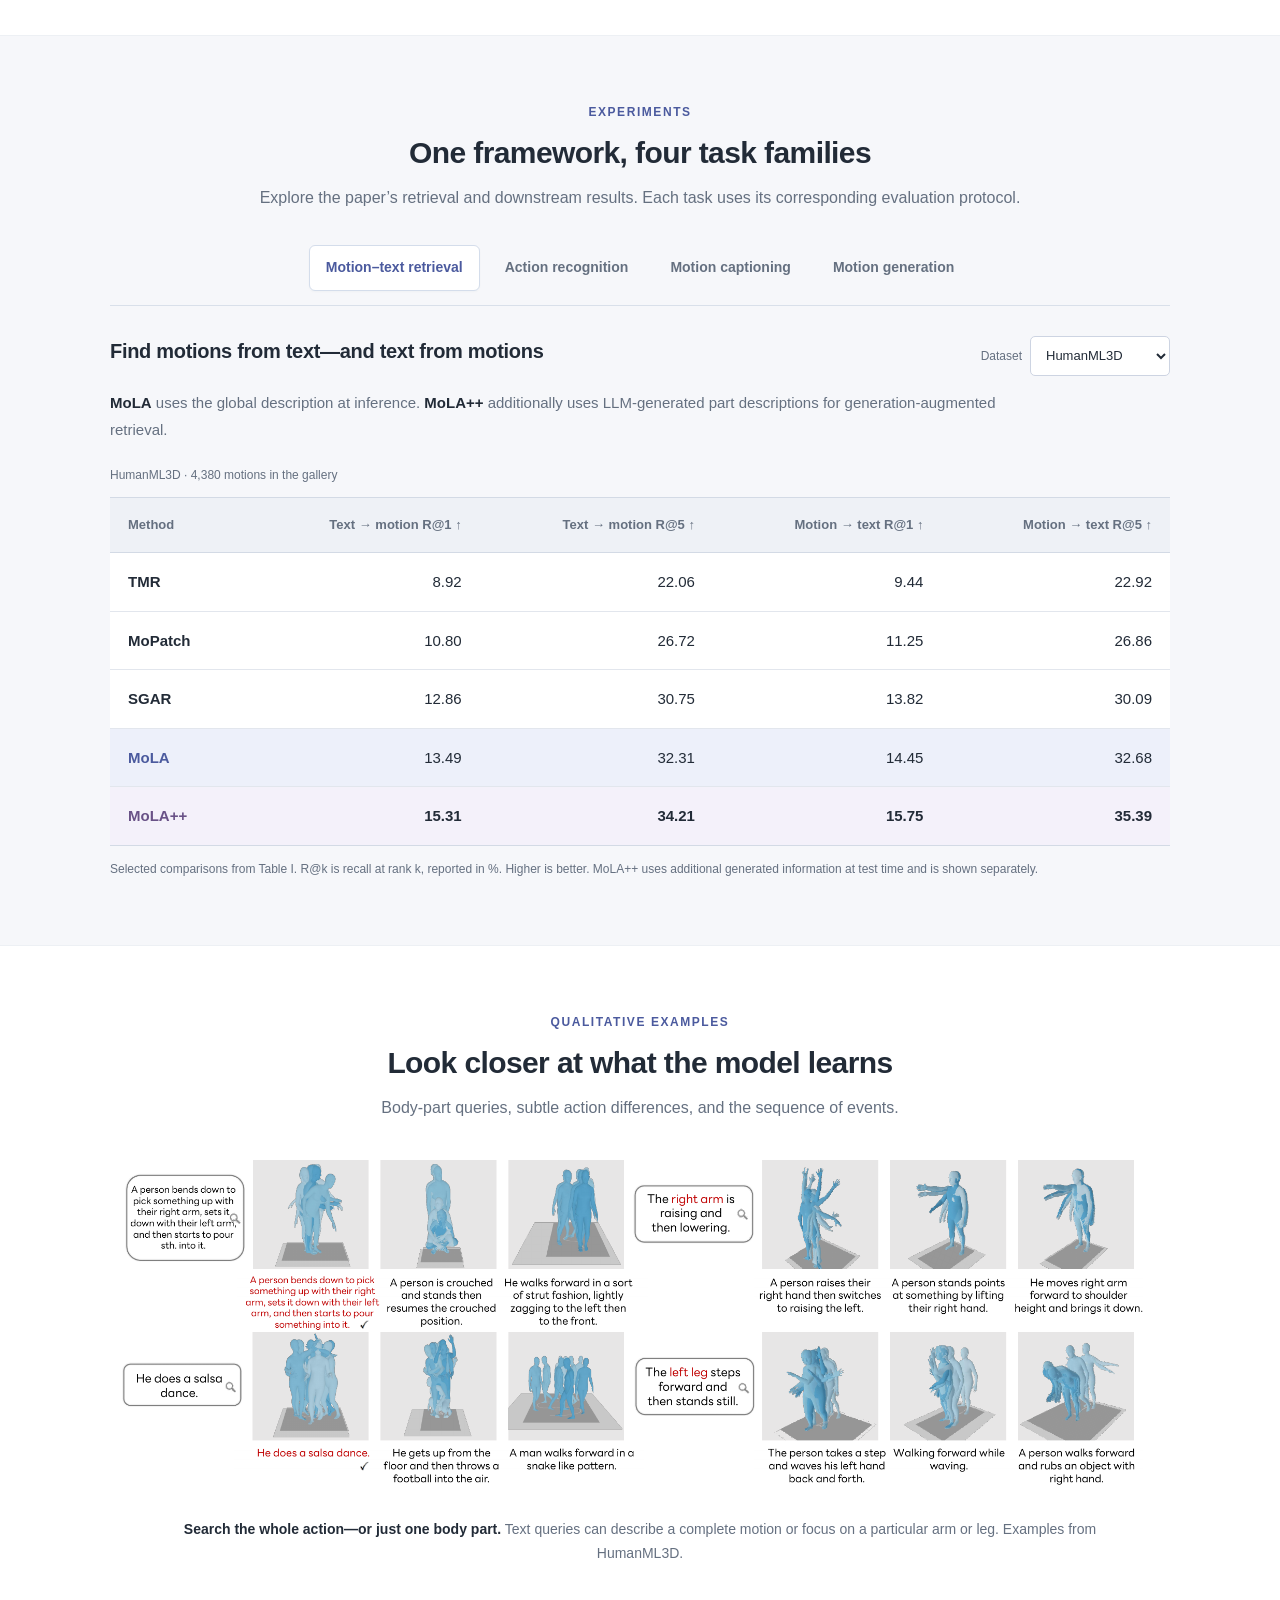
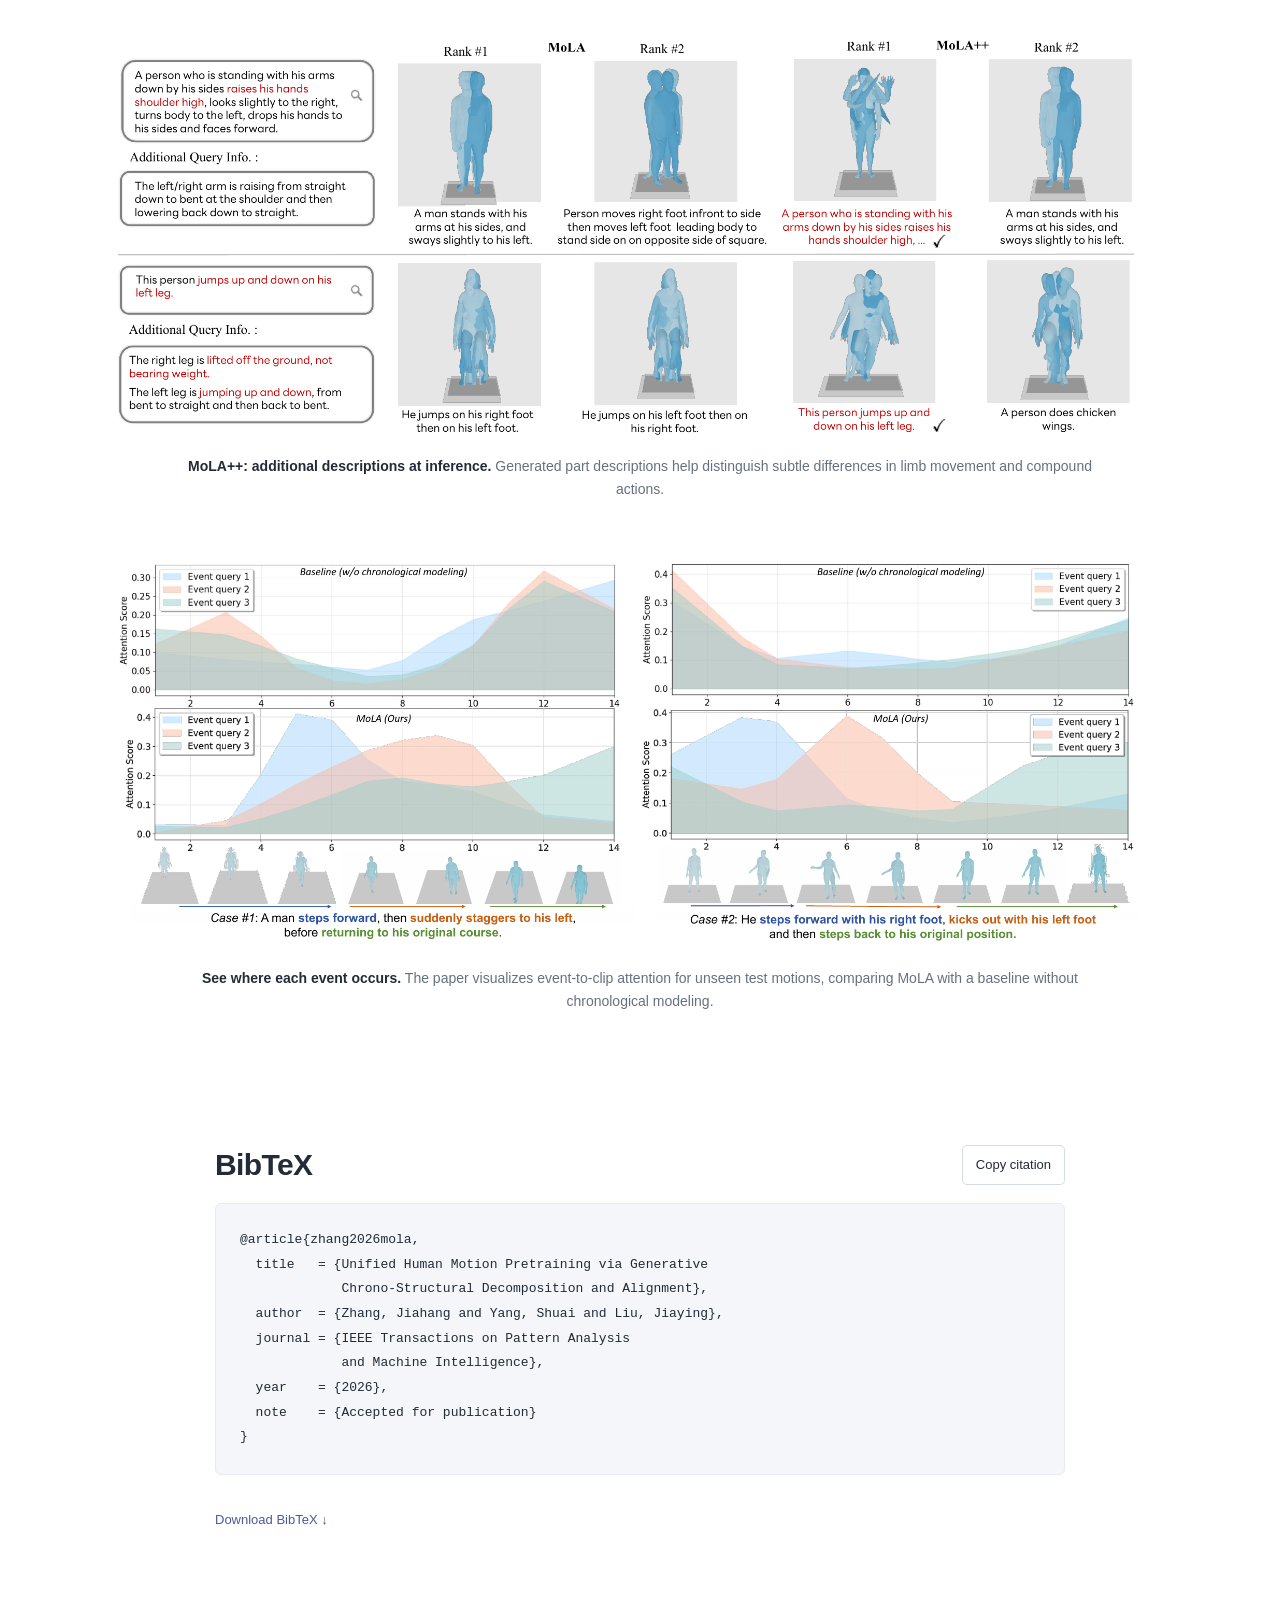
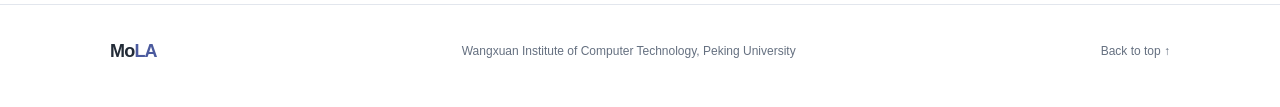
<file: Projects/MoLA/index.html>
<!doctype html>
<html lang="en">
<head>
  <meta charset="utf-8"><meta name="viewport" content="width=device-width, initial-scale=1">
  <title>MoLA | Unified Human Motion Pretraining</title>
  <meta name="description" content="MoLA: Unified Human Motion Pretraining via Generative Chrono-Structural Decomposition and Alignment.">
  <meta property="og:title" content="MoLA — Unified Human Motion Pretraining">
  <meta property="og:description" content="Learning motion and language together through body parts and ordered events.">
  <meta property="og:type" content="website"><meta property="og:url" content="https://jhang2020.github.io/Projects/MoLA/">
  <meta property="og:image" content="https://jhang2020.github.io/Projects/MoLA/assets/structural-alignment.png">
  <link rel="canonical" href="https://jhang2020.github.io/Projects/MoLA/">
  <link rel="icon" href="assets/favicon.svg" type="image/svg+xml"><link rel="stylesheet" href="styles.css">
  <script src="script.js" defer></script>
</head>
<body>
  <a class="skip-link" href="#main">Skip to content</a>
  <header class="site-header"><nav class="nav container" aria-label="Main navigation">
    <a class="wordmark" href="#top" aria-label="MoLA home">Mo<span>LA</span></a>
    <div class="nav-links"><a href="#overview">Overview</a><a href="#method">Method</a><a href="#results">Results</a><a href="#citation">BibTeX</a></div>
  </nav></header>
  <main id="main">
    <section class="hero container" id="top" aria-labelledby="paper-title">
      <h1 id="paper-title"><span class="project-name">MoLA</span>Unified Human Motion Pretraining via Generative Chrono-Structural Decomposition and Alignment</h1>
      <div class="authors" aria-label="Authors"><span>Jiahang Zhang</span><span>Shuai Yang</span><span>Jiaying Liu</span></div>
      <p class="affiliation">Wangxuan Institute of Computer Technology, Peking University</p>
      <div class="resources" aria-label="Paper resources">
        <a class="resource primary" href="coming-soon.html"><svg viewBox="0 0 24 24" aria-hidden="true"><path d="M7 3h7l4 4v14H7zM14 3v5h4M10 12h5M10 16h5"/></svg>Paper</a>
        <a class="resource" href="https://github.com/JHang2020/MoLA" target="_blank" rel="noopener noreferrer"><svg viewBox="0 0 24 24" aria-hidden="true"><path d="m8 7-5 5 5 5m8-10 5 5-5 5m-3-13-2 16"/></svg>Code</a>
        <a class="resource" href="#citation"><svg viewBox="0 0 24 24" aria-hidden="true"><path d="M6 5h12M6 19h12M8 5v14M16 5v14M4 10h5M15 14h5"/></svg>BibTeX</a>
      </div>
      <aside class="tldr" aria-label="Paper in two sentences"><p class="tldr-label">TL;DR</p><p>MoLA learns motion and language together by breaking descriptions into <strong>body parts and ordered events</strong>. This fine-grained alignment transfers to motion retrieval, action recognition, captioning, and text-guided generation.</p></aside>
    </section>

    <section class="overview container" id="overview" aria-label="Framework overview">
      <figure>
      <button class="figure-button" data-figure="assets/overview.png" data-title="One pretraining framework, multiple downstream tasks" aria-label="Enlarge one pretraining framework, multiple downstream tasks">
        <img src="assets/overview.png" width="2046" height="537" alt="Diagram showing aligned motion and text encoders transferred to zero-shot action recognition, motion captioning, and text-guided motion generation." loading="eager">
      </button><figcaption><strong>Pretrain once, transfer across tasks.</strong> Shared motion–language representations support retrieval and provide reusable encoders for recognition, captioning, and generation.</figcaption>
    </figure>
      <div class="highlights" aria-label="Selected MoLA results">
        <div><strong>15.96<span>%</span></strong><p>Text → motion retrieval R@1</p><small>MotionMillion · MoLA</small></div>
        <div><strong>61.2<span>%</span></strong><p>Motion captioning R-Precision@1</p><small>HumanML3D · MoLA</small></div>
        <div><strong>35.96<span>%</span></strong><p>Zero-shot action accuracy</p><small>BABEL-60 · MoLA</small></div>
      </div>
    </section>

    <section class="section abstract-section" aria-labelledby="abstract-title"><div class="reading-width">
      <h2 id="abstract-title">Abstract</h2>
      <p>Aligning 3D human motion with language is challenging because body-part movements and sequential events are entangled in holistic descriptions. MoLA is a unified motion–language pretraining framework that explicitly decomposes and aligns motion and language at structural and chronological levels. Large language models reformulate global descriptions into body-part and event-level concepts, providing fine-grained supervision. A part-mixture learning strategy encourages independent modeling of body-part motion. For temporal alignment, Gumbel-based adaptive consistency learning and a chronological order objective associate events with relevant motion clips without explicit boundary annotations. Directional consistency regularization further connects global motions with their local patterns. Experiments evaluate these representations across motion–text retrieval, action recognition, motion captioning, and text-guided motion generation.</p>
    </div></section>

    <section class="section container" id="method" aria-labelledby="method-title">
      <div class="section-heading"><p class="eyebrow">Method</p><h2 id="method-title">Understand the parts. Preserve the order.</h2><p>A full-body description is useful, but it can hide which limb moves and when each event happens.</p></div>
      <ol class="method-steps">
        <li><h3>Decompose the description</h3><p>An LLM turns a global description into five body-part descriptions and up to four ordered events. Uncertain concepts are masked rather than used as supervision.</p></li>
        <li><h3>Learn structural correspondence</h3><p>Part-level alignment and mixed-body motion samples reduce shortcuts from co-occurring limb movements, encouraging more precise local representations.</p></li>
        <li><h3>Learn chronological correspondence</h3><p>Adaptive event-to-clip matching and an ordering objective learn where events occur. Global-to-local directional consistency connects the representations.</p></li>
      </ol>
      <div class="method-figures"><div><h3>Structural alignment</h3><figure>
      <button class="figure-button" data-figure="assets/structural-alignment.png" data-title="Structural motion pattern alignment" aria-label="Enlarge structural motion pattern alignment">
        <img src="assets/structural-alignment.png" width="2046" height="723" alt="The structural alignment pipeline: language model decomposition into body-part descriptions, global and part alignment, and part-mixture decorrelation." loading="lazy">
      </button><figcaption><strong>Align the right body part.</strong> Part-level contrastive learning and counterfactual part mixing encourage each body part to match its own textual description.</figcaption>
    </figure></div><div><h3>Chronological alignment</h3><figure>
      <button class="figure-button" data-figure="assets/event-alignment.png" data-title="Chronological motion event alignment" aria-label="Enlarge chronological motion event alignment">
        <img src="assets/event-alignment.png" width="2046" height="735" alt="The chronological alignment pipeline: event descriptions in order, clip-level motion representations, adaptive event alignment, and order supervision." loading="lazy">
      </button><figcaption><strong>Align events in the right order.</strong> Adaptive clip selection and chronological consistency connect event descriptions to motion segments without explicit boundary annotations.</figcaption>
    </figure></div></div>
    </section>

    <section class="section results-section" id="results" aria-labelledby="results-title"><div class="container">
      <div class="section-heading"><p class="eyebrow">Experiments</p><h2 id="results-title">One framework, four task families</h2><p>Explore the paper’s retrieval and downstream results. Each task uses its corresponding evaluation protocol.</p></div>
      <div class="result-tabs" role="tablist" aria-label="Evaluation task">
        <button id="tab-retrieval" role="tab" aria-selected="true" aria-controls="panel-retrieval" tabindex="0">Motion–text retrieval</button>
        <button id="tab-recognition" role="tab" aria-selected="false" aria-controls="panel-recognition" tabindex="-1">Action recognition</button>
        <button id="tab-captioning" role="tab" aria-selected="false" aria-controls="panel-captioning" tabindex="-1">Motion captioning</button>
        <button id="tab-generation" role="tab" aria-selected="false" aria-controls="panel-generation" tabindex="-1">Motion generation</button>
      </div>
      <div class="result-panel" id="panel-retrieval" role="tabpanel" aria-labelledby="tab-retrieval" tabindex="0">
        <div class="panel-heading"><h3>Find motions from text—and text from motions</h3><label for="retrieval-dataset">Dataset<select id="retrieval-dataset"><option value="humanml3d">HumanML3D</option><option value="kitml">KIT-ML</option><option value="motionmillion">MotionMillion</option></select></label></div>
        <p class="panel-intro"><strong>MoLA</strong> uses the global description at inference. <strong>MoLA++</strong> additionally uses LLM-generated part descriptions for generation-augmented retrieval.</p>
        <div data-retrieval="humanml3d"><p class="dataset-note">HumanML3D · 4,380 motions in the gallery</p><div class="table-scroll" tabindex="0" role="region" aria-label="HumanML3D motion-text retrieval; scroll horizontally on small screens"><table><caption class="sr-only">HumanML3D motion-text retrieval</caption><thead><tr><th scope="col">Method</th><th scope="col">Text → motion R@1 ↑</th><th scope="col">Text → motion R@5 ↑</th><th scope="col">Motion → text R@1 ↑</th><th scope="col">Motion → text R@5 ↑</th></tr></thead><tbody><tr><th scope="row">TMR</th><td>8.92</td><td>22.06</td><td>9.44</td><td>22.92</td></tr><tr><th scope="row">MoPatch</th><td>10.80</td><td>26.72</td><td>11.25</td><td>26.86</td></tr><tr><th scope="row">SGAR</th><td>12.86</td><td>30.75</td><td>13.82</td><td>30.09</td></tr><tr class="ours"><th scope="row">MoLA</th><td>13.49</td><td>32.31</td><td>14.45</td><td>32.68</td></tr><tr class="augmented"><th scope="row">MoLA++</th><td><strong>15.31</strong></td><td><strong>34.21</strong></td><td><strong>15.75</strong></td><td><strong>35.39</strong></td></tr></tbody></table></div></div><div data-retrieval="kitml" hidden><p class="dataset-note">KIT-ML · 830 motions in the gallery</p><div class="table-scroll" tabindex="0" role="region" aria-label="KIT-ML motion-text retrieval; scroll horizontally on small screens"><table><caption class="sr-only">KIT-ML motion-text retrieval</caption><thead><tr><th scope="col">Method</th><th scope="col">Text → motion R@1 ↑</th><th scope="col">Text → motion R@5 ↑</th><th scope="col">Motion → text R@1 ↑</th><th scope="col">Motion → text R@5 ↑</th></tr></thead><tbody><tr><th scope="row">TMR</th><td>10.05</td><td>30.03</td><td>11.83</td><td>29.39</td></tr><tr><th scope="row">MoPatch</th><td>14.02</td><td>34.10</td><td>13.61</td><td>33.33</td></tr><tr><th scope="row">SGAR</th><td>16.75</td><td>40.00</td><td>14.46</td><td>35.54</td></tr><tr class="ours"><th scope="row">MoLA</th><td>16.75</td><td>40.72</td><td>15.42</td><td>38.83</td></tr><tr class="augmented"><th scope="row">MoLA++</th><td><strong>18.07</strong></td><td><strong>43.73</strong></td><td><strong>16.63</strong></td><td><strong>39.88</strong></td></tr></tbody></table></div></div><div data-retrieval="motionmillion" hidden><p class="dataset-note">MotionMillion · 131,818 motions in the gallery</p><div class="table-scroll" tabindex="0" role="region" aria-label="MotionMillion motion-text retrieval; scroll horizontally on small screens"><table><caption class="sr-only">MotionMillion motion-text retrieval</caption><thead><tr><th scope="col">Method</th><th scope="col">Text → motion R@1 ↑</th><th scope="col">Text → motion R@5 ↑</th><th scope="col">Motion → text R@1 ↑</th><th scope="col">Motion → text R@5 ↑</th></tr></thead><tbody><tr><th scope="row">TMR</th><td>10.87</td><td>28.10</td><td>11.39</td><td>28.39</td></tr><tr><th scope="row">MoPatch</th><td>11.50</td><td>28.84</td><td>12.90</td><td>30.16</td></tr><tr><th scope="row">SGAR</th><td>14.27</td><td>33.34</td><td>15.31</td><td>34.10</td></tr><tr class="ours"><th scope="row">MoLA</th><td>15.96</td><td>35.55</td><td>17.38</td><td>36.45</td></tr><tr class="augmented"><th scope="row">MoLA++</th><td><strong>29.68</strong></td><td><strong>49.96</strong></td><td><strong>29.95</strong></td><td><strong>49.79</strong></td></tr></tbody></table></div></div>
        <p class="table-note">Selected comparisons from Table I. R@k is recall at rank k, reported in %. Higher is better. MoLA++ uses additional generated information at test time and is shown separately.</p>
      </div>
      <div class="result-panel" id="panel-recognition" role="tabpanel" aria-labelledby="tab-recognition" tabindex="0" hidden>
        <h3>Recognize actions with transferable motion representations</h3>
        <p class="panel-intro">The encoder is pretrained on HumanML3D and evaluated on BABEL. Zero-shot prediction matches motion to textual class labels; transfer learning trains a classifier with the motion encoder frozen.</p>
        <h4>Zero-shot prediction</h4><div class="table-scroll" tabindex="0" role="region" aria-label="Zero-shot action recognition on BABEL; scroll horizontally on small screens"><table><caption class="sr-only">Zero-shot action recognition on BABEL</caption><thead><tr><th scope="col">Method</th><th scope="col">BABEL-60 ↑</th><th scope="col">BABEL-120 ↑</th></tr></thead><tbody><tr><th scope="row">TMR</th><td>32.75</td><td>27.67</td></tr><tr><th scope="row">ChronRet</th><td>30.45</td><td>27.44</td></tr><tr><th scope="row">MoPatch</th><td>23.05</td><td>19.28</td></tr><tr><th scope="row">MotionBind</th><td>21.24</td><td>20.01</td></tr><tr><th scope="row">SGAR</th><td>34.78</td><td>28.58</td></tr><tr class="ours"><th scope="row">MoLA</th><td><strong>35.96</strong></td><td><strong>29.85</strong></td></tr></tbody></table></div>
        <h4>Transfer learning with a frozen encoder</h4><div class="table-scroll" tabindex="0" role="region" aria-label="Frozen-encoder transfer learning on BABEL; scroll horizontally on small screens"><table><caption class="sr-only">Frozen-encoder transfer learning on BABEL</caption><thead><tr><th scope="col">Method</th><th scope="col">BABEL-60 ↑</th><th scope="col">BABEL-120 ↑</th></tr></thead><tbody><tr><th scope="row">TMR</th><td>44.19</td><td>42.52</td></tr><tr><th scope="row">ChronRet</th><td>46.05</td><td>45.82</td></tr><tr class="ours"><th scope="row">MoLA</th><td><strong>51.09</strong></td><td><strong>50.49</strong></td></tr></tbody></table></div>
        <p class="table-note">Selected comparisons from Table X. Accuracy in %. BABEL is evaluated on its official validation split. The two tables use different learning protocols.</p>
      </div>
      <div class="result-panel" id="panel-captioning" role="tabpanel" aria-labelledby="tab-captioning" tabindex="0" hidden>
        <h3>Describe a motion in natural language</h3>
        <p class="panel-intro">A frozen pretrained motion encoder conditions an OPT-1.3B language model, adapted with LoRA, to generate motion descriptions.</p>
        <div class="table-scroll" tabindex="0" role="region" aria-label="HumanML3D motion captioning; scroll horizontally on small screens"><table><caption class="sr-only">HumanML3D motion captioning</caption><thead><tr><th scope="col">Method</th><th scope="col">R-Prec.@1 ↑</th><th scope="col">R-Prec.@3 ↑</th><th scope="col">MM-Dist. ↓</th><th scope="col">ROUGE ↑</th><th scope="col">BERT-Score ↑</th><th scope="col">BLEU-1 ↑</th></tr></thead><tbody><tr><th scope="row">T2MT</th><td>51.6</td><td>82.3</td><td>2.935</td><td>38.1</td><td>32.2</td><td>48.9</td></tr><tr><th scope="row">MotionGPT</th><td>54.3</td><td>82.7</td><td>2.821</td><td>37.4</td><td>32.4</td><td>48.2</td></tr><tr><th scope="row">MG-MotionLLM</th><td>59.2</td><td>86.6</td><td>2.581</td><td>—</td><td>36.7</td><td>—</td></tr><tr><th scope="row">Lex</th><td>—</td><td>—</td><td>—</td><td>39.2</td><td>33.1</td><td>49.7</td></tr><tr><th scope="row">LaMP</th><td>54.7</td><td>83.1</td><td>2.808</td><td>37.1</td><td>—</td><td>47.8</td></tr><tr><th scope="row">SGAR</th><td>58.2</td><td>87.3</td><td>2.550</td><td>39.3</td><td>38.8</td><td>53.48</td></tr><tr class="ours"><th scope="row">MoLA</th><td><strong>61.2</strong></td><td><strong>88.6</strong></td><td><strong>2.453</strong></td><td><strong>40.4</strong></td><td><strong>40.0</strong></td><td><strong>54.69</strong></td></tr></tbody></table></div>
        <p class="table-note">Table IX, HumanML3D. R-Precision is reported in %. Higher is better for R-Precision, ROUGE, BERT-Score, and BLEU-1; lower is better for multimodal distance (MM-Dist.). — denotes an unreported value.</p>
      </div>
      <div class="result-panel" id="panel-generation" role="tabpanel" aria-labelledby="tab-generation" tabindex="0" hidden>
        <div class="panel-heading"><h3>Guide motion generation with a motion-aware text encoder</h3><label for="generation-model">Generator<select id="generation-model"><option value="salad">SALAD</option><option value="t2mgpt">T2M-GPT</option><option value="mdm">MDM</option></select></label></div>
        <p class="panel-intro">Replace the generator’s text encoder with the one pretrained by MoLA. The paper evaluates this transfer across diffusion and autoregressive generators.</p>
        <div data-generation="salad"><p class="dataset-note">Generator: SALAD</p><div class="table-scroll" tabindex="0" role="region" aria-label="SALAD generation with different pretrained text encoders; scroll horizontally on small screens"><table><caption class="sr-only">SALAD generation with different pretrained text encoders</caption><thead><tr><th scope="col">Text encoder</th><th scope="col">R-Prec.@1 ↑</th><th scope="col">R-Prec.@3 ↑</th><th scope="col">FID ↓</th><th scope="col">MM-Dist. ↓</th></tr></thead><tbody><tr><th scope="row">CLIP</th><td>0.573</td><td>0.851</td><td>0.118</td><td>2.707</td></tr><tr><th scope="row">TMR</th><td>0.577</td><td>0.859</td><td>0.107</td><td>2.666</td></tr><tr><th scope="row">ChronRet</th><td>0.581</td><td>0.862</td><td>0.106</td><td>2.654</td></tr><tr class="ours"><th scope="row">MoLA</th><td><strong>0.592</strong></td><td><strong>0.867</strong></td><td><strong>0.092</strong></td><td><strong>2.609</strong></td></tr></tbody></table></div></div><div data-generation="t2mgpt" hidden><p class="dataset-note">Generator: T2M-GPT</p><div class="table-scroll" tabindex="0" role="region" aria-label="T2M-GPT generation with different pretrained text encoders; scroll horizontally on small screens"><table><caption class="sr-only">T2M-GPT generation with different pretrained text encoders</caption><thead><tr><th scope="col">Text encoder</th><th scope="col">R-Prec.@1 ↑</th><th scope="col">R-Prec.@3 ↑</th><th scope="col">FID ↓</th><th scope="col">MM-Dist. ↓</th></tr></thead><tbody><tr><th scope="row">CLIP</th><td>0.491</td><td>0.775</td><td>0.116</td><td>3.118</td></tr><tr><th scope="row">TMR</th><td>0.513</td><td>0.803</td><td>0.103</td><td>2.964</td></tr><tr><th scope="row">ChronRet</th><td>0.528</td><td>0.810</td><td><strong>0.074</strong></td><td>2.915</td></tr><tr><th scope="row">Lex</th><td>0.506</td><td>0.781</td><td>0.133</td><td>3.002</td></tr><tr class="ours"><th scope="row">MoLA</th><td><strong>0.534</strong></td><td><strong>0.822</strong></td><td>0.076</td><td><strong>2.865</strong></td></tr></tbody></table></div></div><div data-generation="mdm" hidden><p class="dataset-note">Generator: MDM</p><div class="table-scroll" tabindex="0" role="region" aria-label="MDM generation with different pretrained text encoders; scroll horizontally on small screens"><table><caption class="sr-only">MDM generation with different pretrained text encoders</caption><thead><tr><th scope="col">Text encoder</th><th scope="col">R-Prec.@1 ↑</th><th scope="col">R-Prec.@3 ↑</th><th scope="col">FID ↓</th><th scope="col">MM-Dist. ↓</th></tr></thead><tbody><tr><th scope="row">CLIP</th><td>0.320</td><td>0.611</td><td>0.544</td><td>5.566</td></tr><tr><th scope="row">TMR</th><td>0.459</td><td>0.770</td><td>0.528</td><td>3.259</td></tr><tr><th scope="row">Lex</th><td>0.357</td><td>0.643</td><td>0.524</td><td>5.212</td></tr><tr class="ours"><th scope="row">MoLA</th><td><strong>0.522</strong></td><td><strong>0.809</strong></td><td><strong>0.208</strong></td><td><strong>2.988</strong></td></tr></tbody></table></div></div>
        <p class="table-note">Table XI. R-Precision is reported on a 0–1 scale. Higher is better for R-Precision; lower is better for FID and MM-Dist. SALAD comparisons were reproduced under the paper’s settings. Bold values are best within each displayed table.</p>
      </div>
    </div></section>

    <section class="section container" id="examples" aria-labelledby="examples-title">
      <div class="section-heading"><p class="eyebrow">Qualitative examples</p><h2 id="examples-title">Look closer at what the model learns</h2><p>Body-part queries, subtle action differences, and the sequence of events.</p></div>
      <div class="example-stack"><figure>
      <button class="figure-button" data-figure="assets/retrieval-examples.png" data-title="Full-body and part-based motion retrieval" aria-label="Enlarge full-body and part-based motion retrieval">
        <img src="assets/retrieval-examples.png" width="2046" height="673" alt="Top-three retrieval examples from the paper, with full-body motion queries on the left and queries about individual body parts on the right." loading="lazy">
      </button><figcaption><strong>Search the whole action—or just one body part.</strong> Text queries can describe a complete motion or focus on a particular arm or leg. Examples from HumanML3D.</figcaption>
    </figure><figure>
      <button class="figure-button" data-figure="assets/generation-augmented-retrieval.png" data-title="Retrieval with additional generated descriptions" aria-label="Enlarge retrieval with additional generated descriptions">
        <img src="assets/generation-augmented-retrieval.png" width="2046" height="836" alt="Paper examples comparing MoLA and MoLA++ on raising hands and alternating jumps, using additional generated part descriptions for MoLA++." loading="lazy">
      </button><figcaption><strong>MoLA++: additional descriptions at inference.</strong> Generated part descriptions help distinguish subtle differences in limb movement and compound actions.</figcaption>
    </figure><figure>
      <button class="figure-button" data-figure="assets/event-visualization.png" data-title="Visualizing event-to-motion alignment" aria-label="Enlarge visualizing event-to-motion alignment">
        <img src="assets/event-visualization.png" width="2046" height="789" alt="Attention over motion clips for ordered events: stepping forward, staggering or kicking, and returning. MoLA is compared with a baseline without chronological modeling." loading="lazy">
      </button><figcaption><strong>See where each event occurs.</strong> The paper visualizes event-to-clip attention for unseen test motions, comparing MoLA with a baseline without chronological modeling.</figcaption>
    </figure></div>
    </section>

    <section class="section reading-width citation-section" id="citation" aria-labelledby="citation-title">
      <div class="citation-heading"><h2 id="citation-title">BibTeX</h2><button class="copy-button" id="copy-citation" type="button">Copy citation</button></div>
      <pre><code id="bibtex">@article{zhang2026mola,
  title   = {Unified Human Motion Pretraining via Generative
             Chrono-Structural Decomposition and Alignment},
  author  = {Zhang, Jiahang and Yang, Shuai and Liu, Jiaying},
  journal = {IEEE Transactions on Pattern Analysis
             and Machine Intelligence},
  year    = {2026},
  note    = {Accepted for publication}
}</code></pre>
      <p class="copy-status" id="copy-status" role="status" aria-live="polite"></p><a class="text-link" href="assets/mola.bib" download>Download BibTeX ↓</a>
    </section>
  </main>
  <footer><div class="container"><a class="wordmark" href="#top">Mo<span>LA</span></a><p>Wangxuan Institute of Computer Technology, Peking University</p><a href="#top">Back to top ↑</a></div></footer>
  <dialog class="figure-dialog" id="figure-dialog" aria-labelledby="dialog-title"><div class="dialog-heading"><p id="dialog-title"></p><button id="close-figure" type="button" aria-label="Close enlarged figure">✕</button></div><img id="dialog-image" alt=""></dialog>
</body>
</html>
</file>
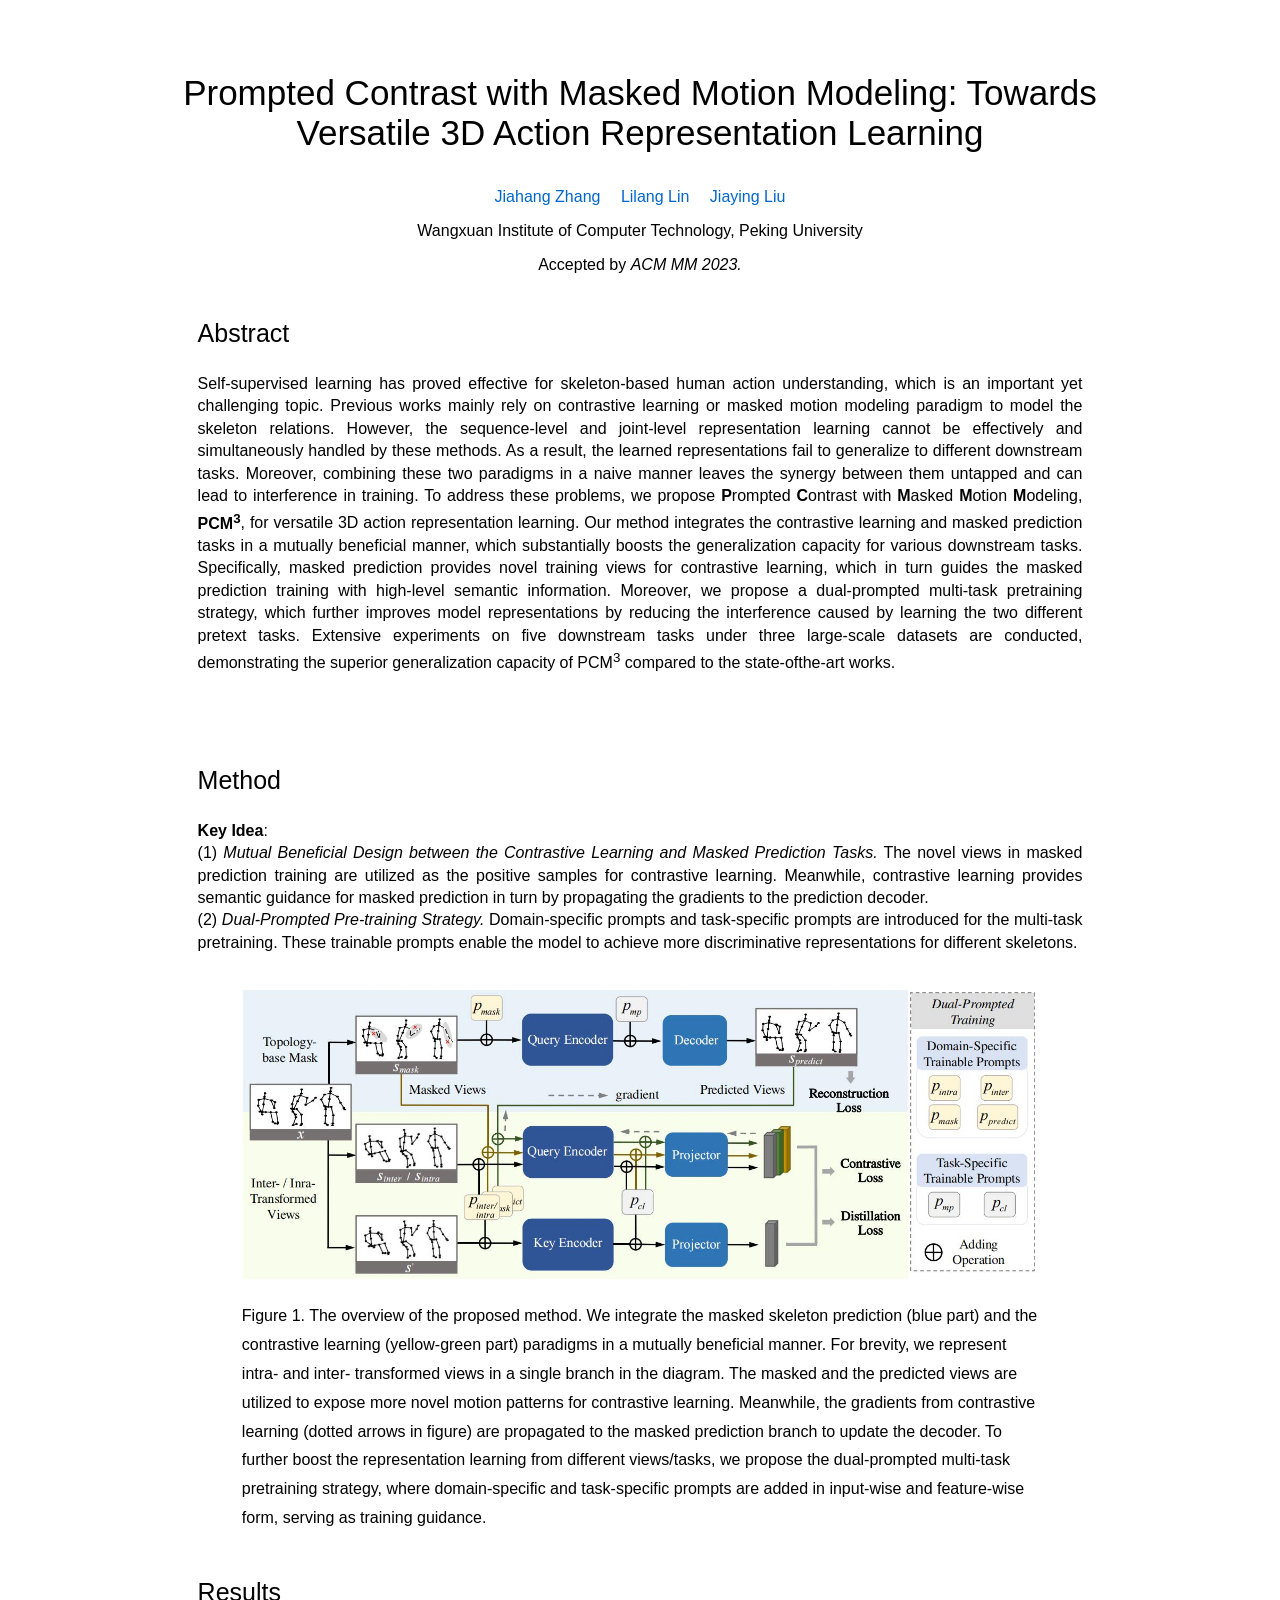
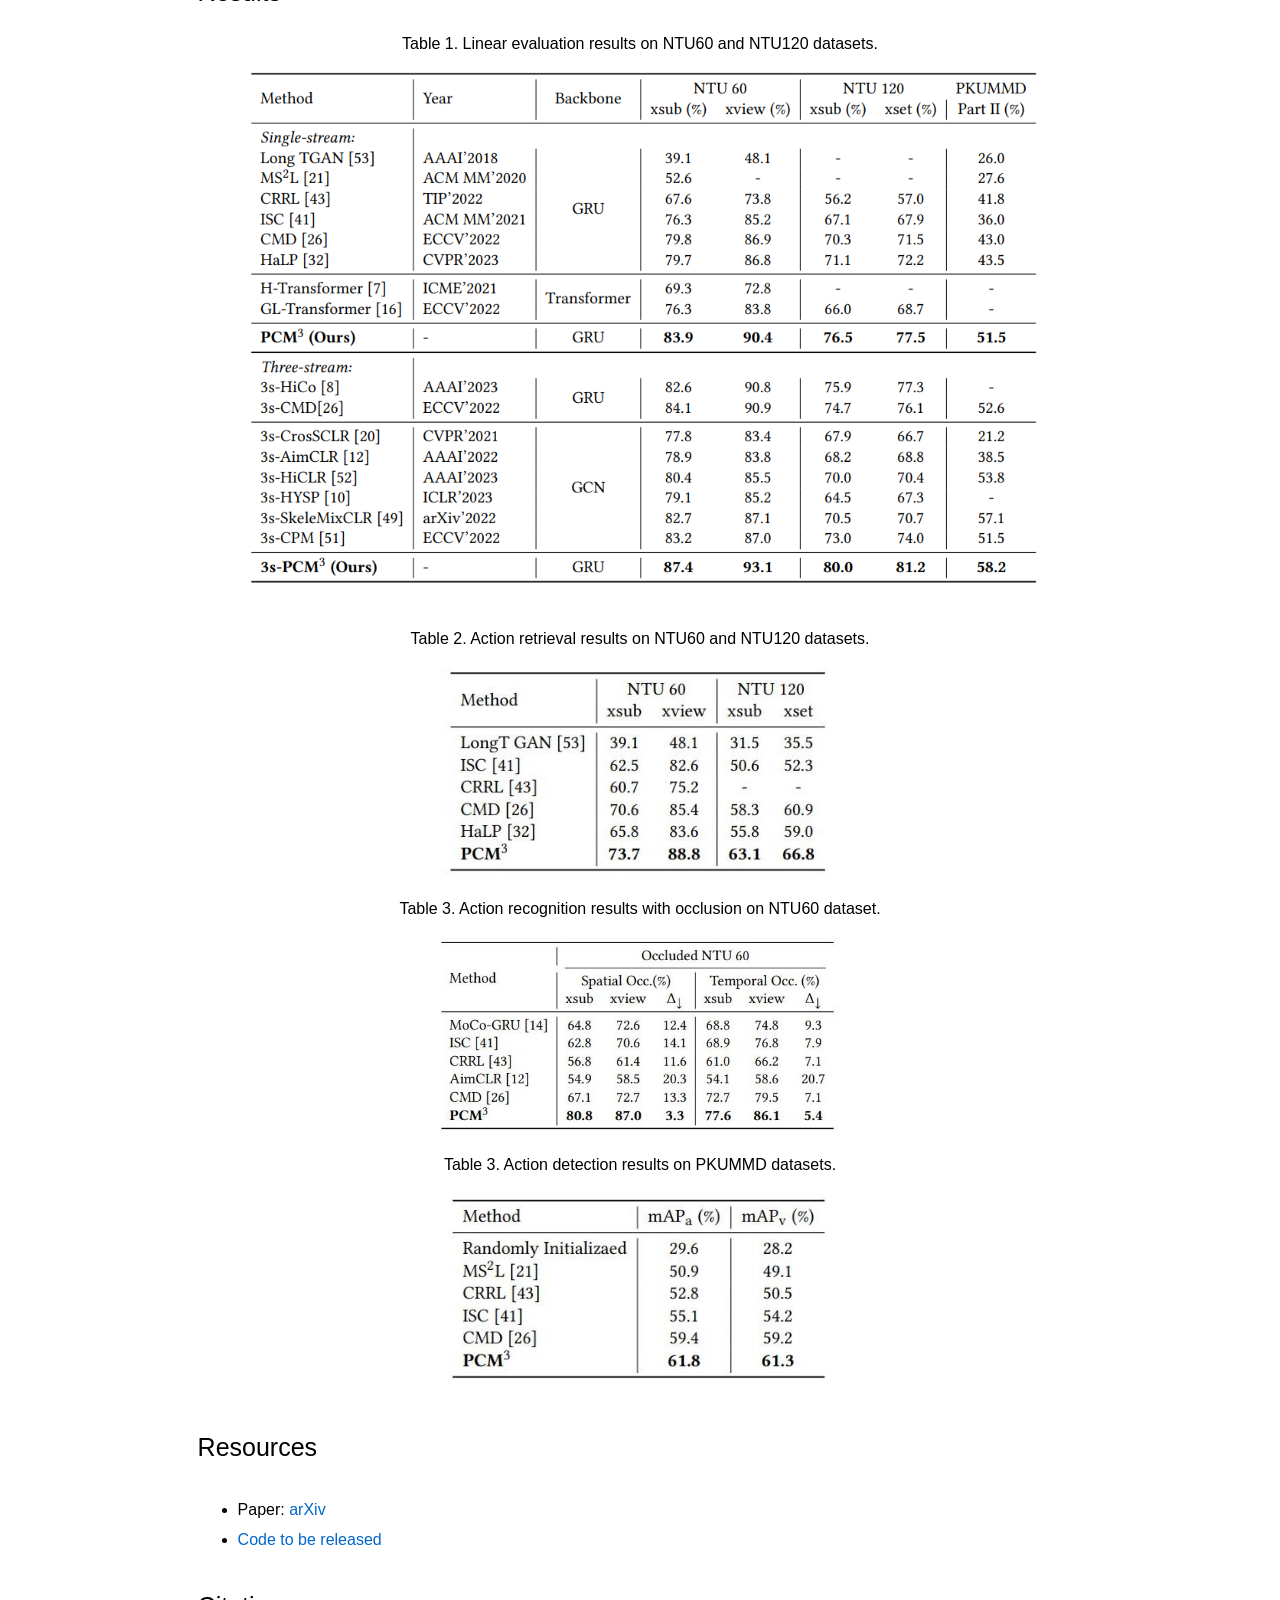
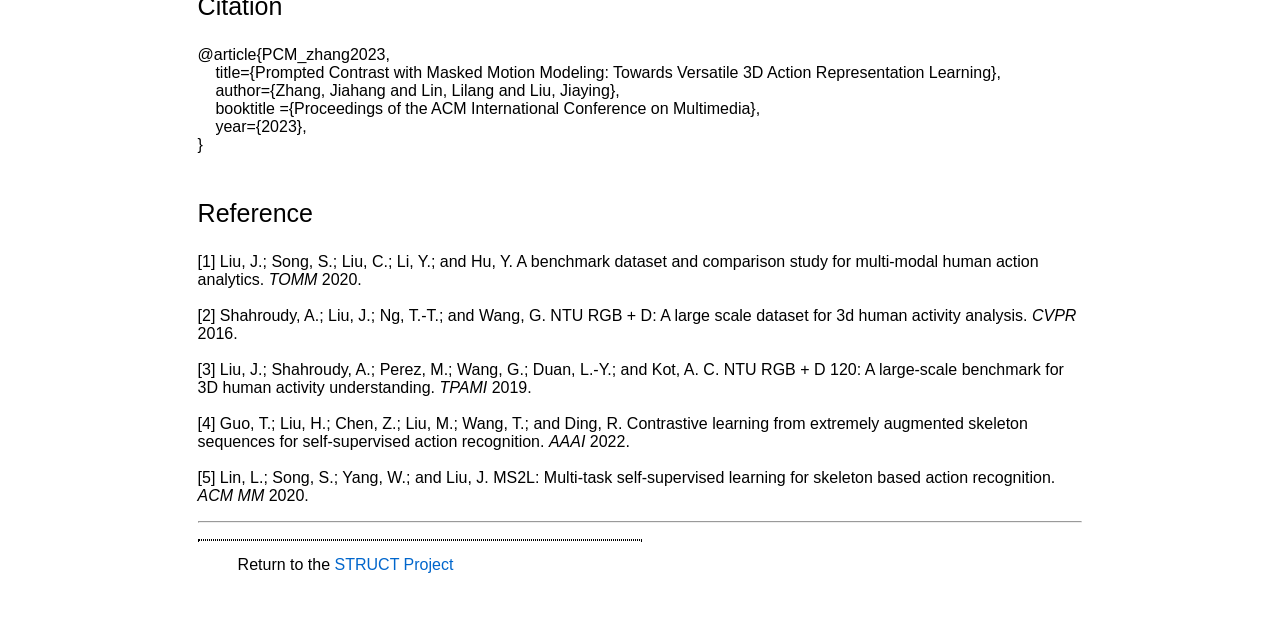
<file: Projects/PCM3/index.html>
<!DOCTYPE html>
<html>
<head>
	<meta charset="UTF-8">
	<title>PCM3-ACM MM2023</title>
    <style type="text/css">
        body{
        	background-color: white;
        }
        .links{
        	text-decoration: none;
        	color: #0066CC;
        }
        .p2{
        	padding-top: 20px;
        	font-size: 25px;
        }
        .p1{
        	text-align:justify;
        	text-justify:inter-ideograph;
        }
		
		.left {
			text-align: left;
			border: 1px dotted black;
			width: 50%;
		}
        a{
        	font-family: Sans-serif;
        }
        p{
        	font-family: Sans-serif;
        }
        ul{
        	font-family: Sans-serif;
        }
    </style>
</head>
<body>
	<div align="center" style="padding-top: 30px;">
	<p style="font-size:35px;">Prompted Contrast with Masked Motion Modeling: Towards <br>Versatile 3D Action Representation Learning</p>

	<a href="mailto:zjh2020@pku.edu.cn" class="links">Jiahang Zhang </a> &nbsp; &nbsp; 
	<a href="mailto:linlilang@pku.edu.cn" class="links">Lilang Lin </a> &nbsp; &nbsp; 
	<a href="mailto:liujiaying@pku.edu.cn" class="links">Jiaying Liu</a>

	<br>
	<p class="para-3"><span class="p1"> Wangxuan Institute of Computer Technology, Peking University</span></p>
	<p class="para-3"><span class="p1"> Accepted by <i>ACM MM 2023.</i></span></p>
	

	</div>

        <div align="left" style="padding-left: 15%; padding-right: 15%; padding-bottom: 30px;">
		<p class='p2'> Abstract </p> 
		<p class='p1', style="line-height:140%">Self-supervised learning has proved effective for skeleton-based human action understanding, which is an important yet challenging topic. Previous works mainly rely on contrastive learning or masked motion modeling paradigm to model the skeleton relations. However, the sequence-level and joint-level representation learning cannot be effectively and simultaneously handled by these methods. As a result, the learned representations fail to generalize to different downstream tasks. Moreover, combining these two paradigms in a naive manner leaves the synergy between them untapped and can lead to interference in training. To address these problems, we propose <b>P</b>rompted <b>C</b>ontrast with <b>M</b>asked <b>M</b>otion <b>M</b>odeling, <b>PCM<sup>3</sup></b>, for versatile 3D action representation learning. Our method integrates the contrastive learning and masked prediction tasks in a mutually beneficial manner, which substantially boosts the generalization capacity for various downstream tasks. Specifically, masked prediction provides novel training views for contrastive learning, which in turn guides the masked prediction training with high-level semantic information. Moreover, we propose a dual-prompted multi-task pretraining strategy, which further improves model representations by reducing the interference caused by learning the two different pretext tasks. Extensive experiments on five downstream tasks under three large-scale datasets are conducted, demonstrating the superior generalization capacity of PCM<sup>3</sup> compared to the state-ofthe-art works.</p>
            </div>
			
        <div align="left" style="padding-left: 15%; padding-right: 15%; padding-bottom: 30px;">
            <p class='p2'> Method </p> 
			<p class='p1', style="line-height:140%">
			<strong>Key Idea</strong>: 
			<br>
			(1) <i>Mutual Beneficial Design between the Contrastive Learning and Masked Prediction Tasks.</i> The novel views in masked prediction training are utilized  as the positive samples for contrastive learning. Meanwhile, contrastive learning provides semantic guidance for masked prediction in turn by propagating the gradients to the prediction decoder.
			<br>
			(2) <i> Dual-Prompted Pre-training Strategy.</i> Domain-specific
			prompts and task-specific prompts are introduced for the multi-task pretraining. These trainable prompts enable the model to achieve more discriminative representations for different skeletons.
			</p>
			
			<br>
            <div style="padding-left: 5%; padding-right: 5%;">
                <div align="center">
                    <img src="img/arch.jpg" width="100%"> <br>
                </div>
            <p style="line-height:180%">Figure 1. The overview of the proposed method. We integrate the masked skeleton prediction (blue part) and the contrastive learning (yellow-green part) paradigms in a mutually beneficial manner. For brevity, we represent intra- and inter- transformed views in a single branch in the diagram. The masked and the predicted views are utilized to expose more novel motion patterns for contrastive learning. Meanwhile, the gradients from contrastive learning (dotted arrows in figure) are propagated to the masked prediction branch to update the decoder. To further boost the representation learning from different views/tasks, we propose the dual-prompted multi-task pretraining strategy, where domain-specific and task-specific prompts are added in  input-wise and feature-wise form, serving as training guidance.
            
			</div>
        
            <p class='p2'> Results </p> 
            <div style="padding-left: 5%; padding-right: 5%;">
                <div align="center">
					<p style="line-height:150%">
					Table 1. Linear evaluation results on NTU60 and NTU120 datasets.
					</p>
                    <img src="img/linear.png" width="100%"> <br>
                </div>
			<br>

                <div align="center">
					<p style="line-height:150%">
					Table 2. Action retrieval results on NTU60 and NTU120 datasets.
					</p>
                    <img src="img/retrieval.jpg" width="50%"> <br>
                </div>

				<div align="center">
					<p style="line-height:150%">
					Table 3. Action recognition results with occlusion on NTU60 dataset.
					</p>
                    <img src="img/occ.jpg" width="50%"> <br>
                </div>

				<div align="center">
					<p style="line-height:150%">
					Table 3. Action detection results on PKUMMD datasets.
					</p>
                    <img src="img/detection.jpg" width="50%"> <br>
                </div>
			</div>
		

	<p class='p2'> Resources </p> 
	<p class='p1'>
		<ul style="line-height:15px">
		　　<li> Paper: <a href="" class="links">arXiv</a> </li>
		　　<!--<li> Supplementary: <a href="https://drive.google.com/open?id=1QDMWbhw2jgutDsLaS00R-P6cxZ_OaZis" class="links">Google Drive</a>, <a href="https://pan.baidu.com/s/1ke9hqo62pVhl6_6YqAA4cQ" class="links">Baidu Pan</a> (Code: wvr6) </li>-->

		　　<li> <a href="" class="links">Code to be released</a> </li>
		</ul>
	</p>

	<p class='p2'> Citation</p>
	<p> 
		@article{PCM_zhang2023, <br>
			&nbsp; &nbsp; title={Prompted Contrast with Masked Motion Modeling: Towards Versatile 3D Action Representation Learning},<br>
			&nbsp; &nbsp; author={Zhang, Jiahang and Lin, Lilang and Liu, Jiaying},<br>
			&nbsp; &nbsp; booktitle ={Proceedings of the ACM International Conference on Multimedia},<br>
			&nbsp; &nbsp; year={2023}, <br>
			}
	</p>

	<p class='p2'> Reference</p>
	<p> 
		[1] Liu, J.; Song, S.; Liu, C.; Li, Y.; and Hu, Y. A benchmark dataset and comparison study for multi-modal human action analytics. <i>TOMM</i> 2020. <br> <br>
		[2] Shahroudy, A.; Liu, J.; Ng, T.-T.; and Wang, G. NTU RGB + D: A large scale dataset for 3d human activity analysis. <i>CVPR</i> 2016. <br> <br>
		[3] Liu, J.; Shahroudy, A.; Perez, M.; Wang, G.; Duan, L.-Y.; and Kot, A. C. NTU RGB + D 120: A large-scale benchmark for 3D human activity understanding. <i>TPAMI</i> 2019. <br> <br>
		[4] Guo, T.; Liu, H.; Chen, Z.; Liu, M.; Wang, T.; and Ding, R. Contrastive learning from extremely augmented skeleton sequences for self-supervised action recognition. <i>AAAI</i> 2022. <br> <br>
		[5] Lin, L.; Song, S.; Yang, W.; and Liu, J. MS2L: Multi-task self-supervised learning for skeleton based action recognition. <i>ACM MM</i> 2020.
	</p>
	
	<hr />
	<p class='left'>
		<ul style="line-height:15px">
			Return to the <a href="http://39.96.165.147/Projects.html" class="links">STRUCT Project</a>
		</ul>
	</p>
		

</html>
</file>
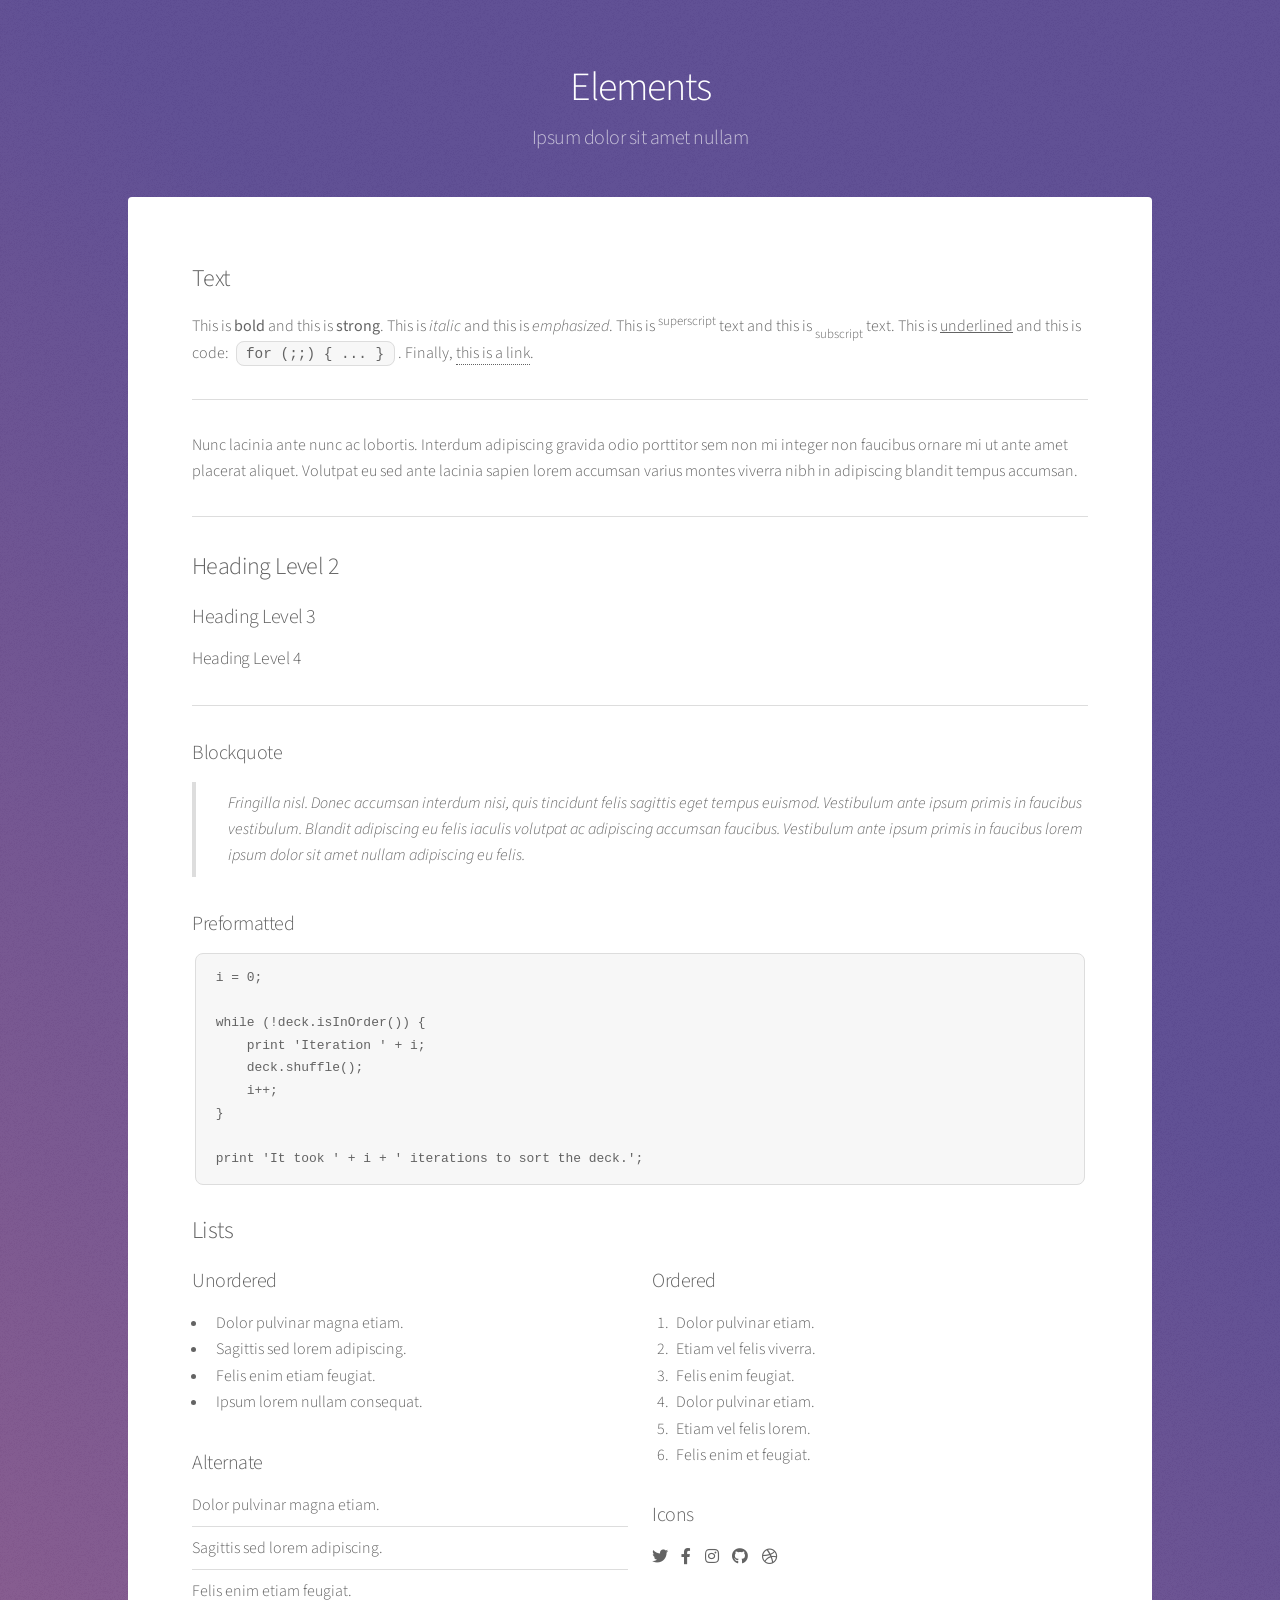
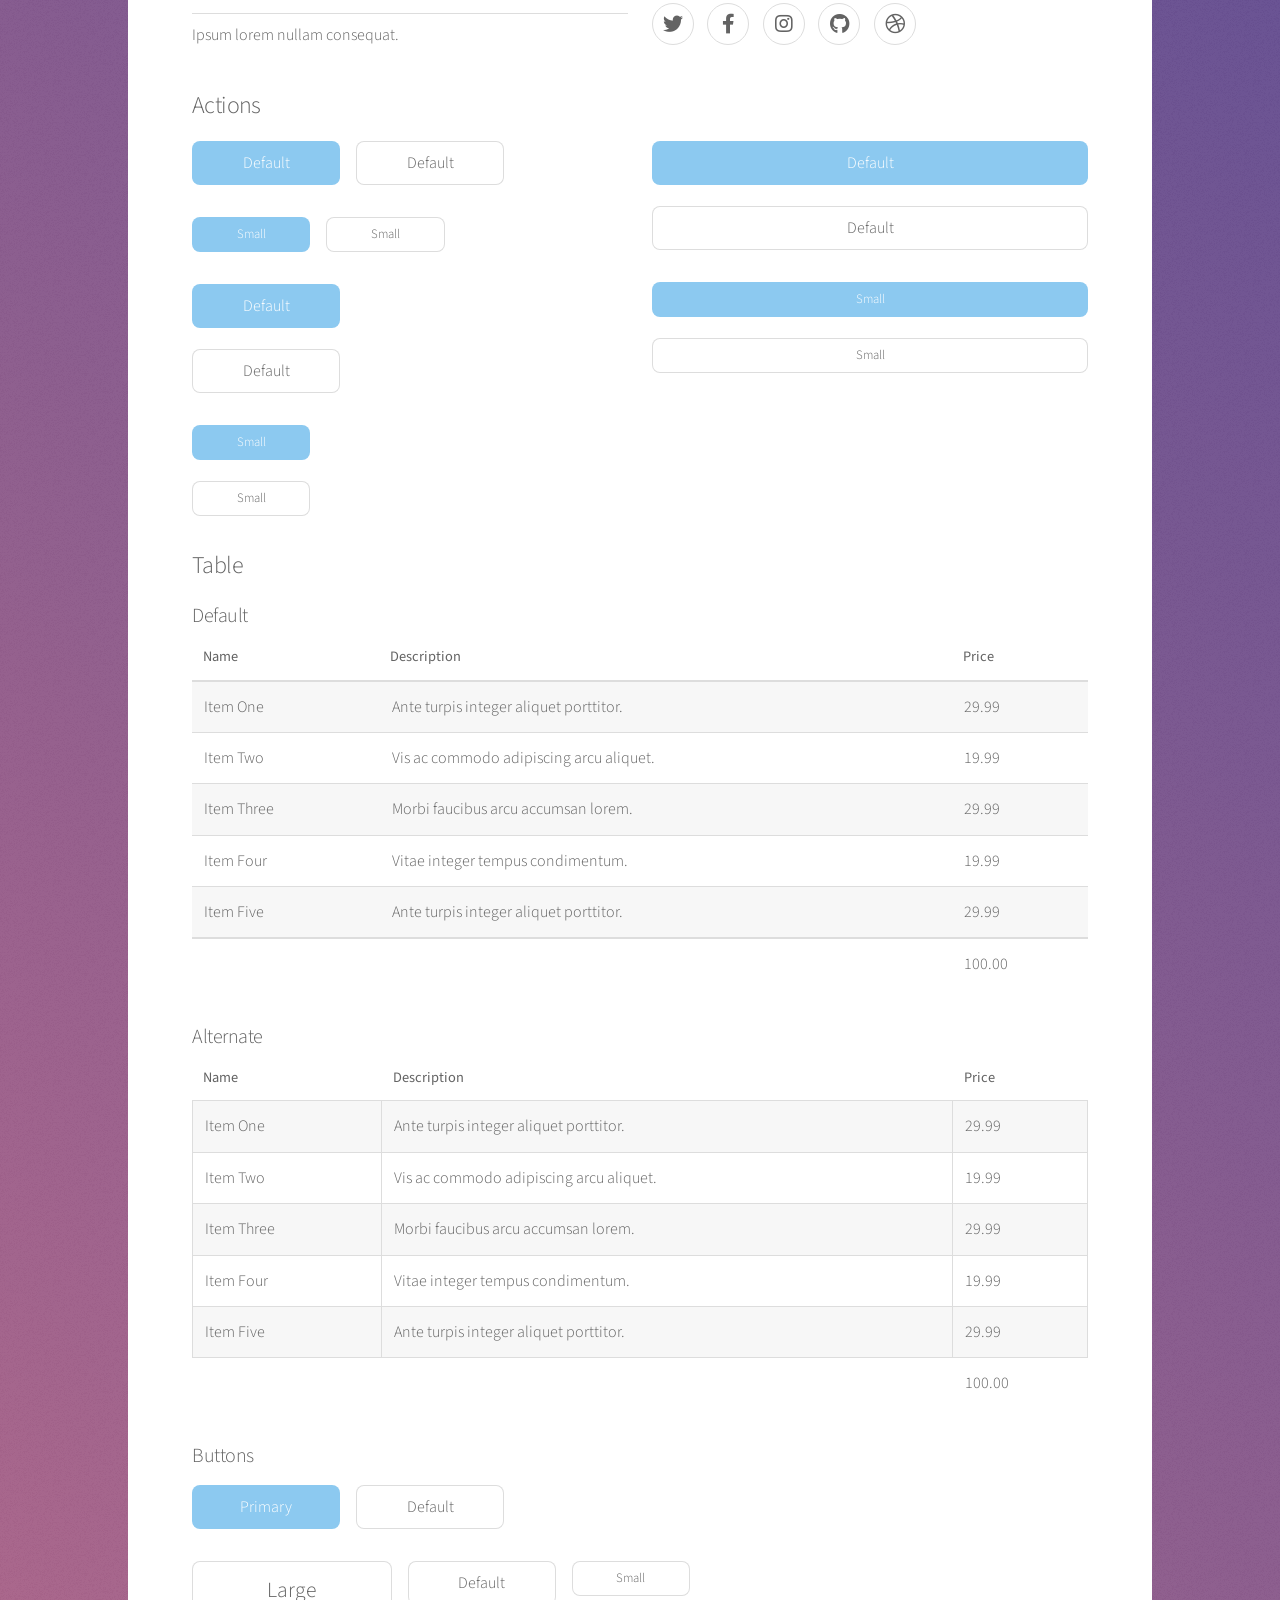
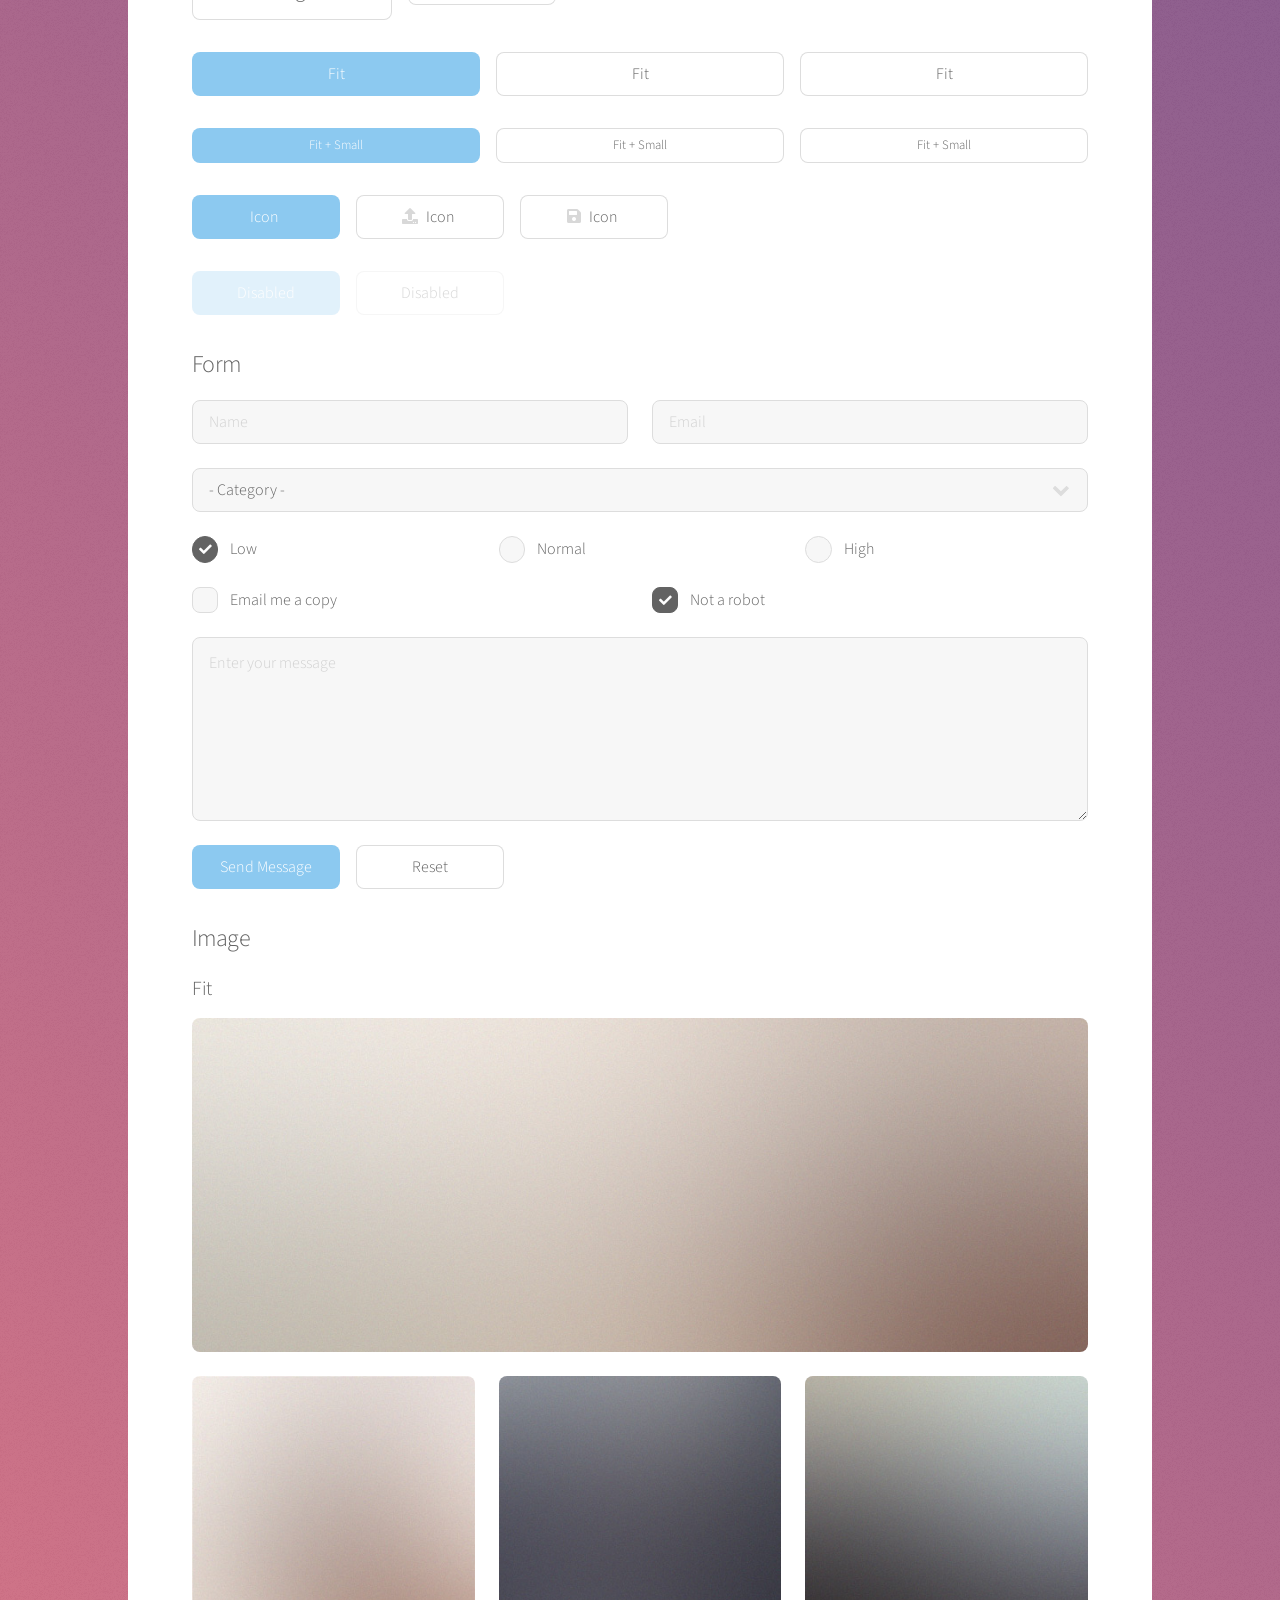
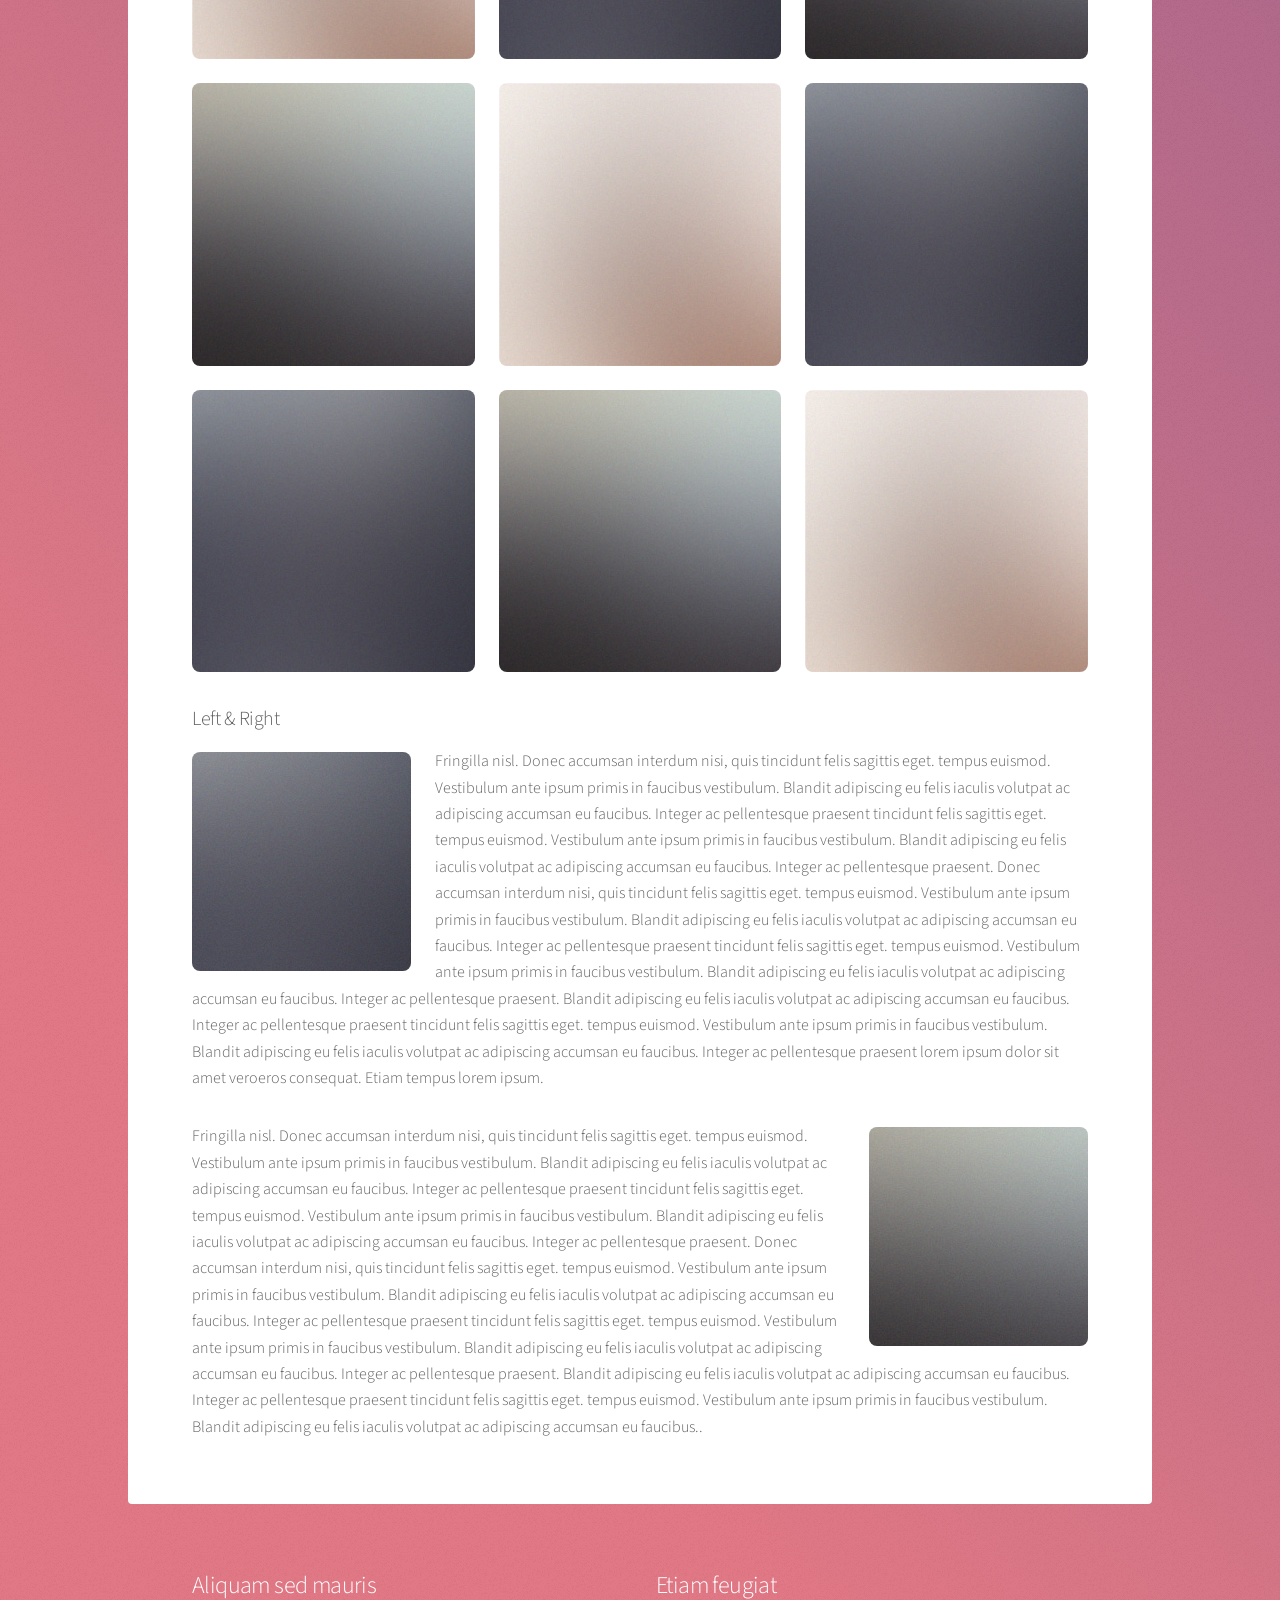
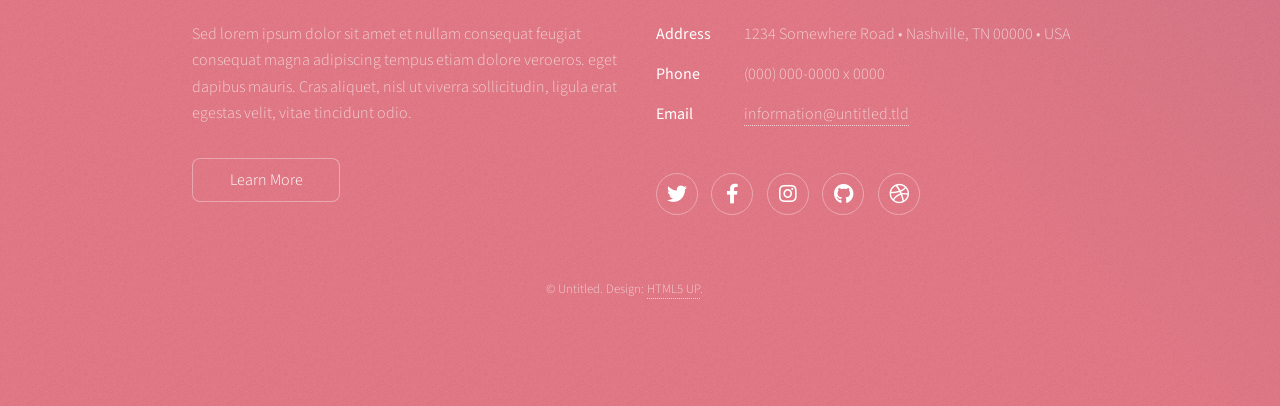
<file: elements.html>
<!DOCTYPE HTML>
<!--
	Stellar by HTML5 UP
	html5up.net | @ajlkn
	Free for personal and commercial use under the CCA 3.0 license (html5up.net/license)
-->
<html>
	<head>
		<title>Elements - Stellar by HTML5 UP</title>
		<meta charset="utf-8" />
		<meta name="viewport" content="width=device-width, initial-scale=1, user-scalable=no" />
		<link rel="stylesheet" href="assets/css/main.css" />
		<noscript><link rel="stylesheet" href="assets/css/noscript.css" /></noscript>
	</head>
	<body class="is-preload">

		<!-- Wrapper -->
			<div id="wrapper">

				<!-- Header -->
					<header id="header">
						<h1>Elements</h1>
						<p>Ipsum dolor sit amet nullam</p>
					</header>

				<!-- Main -->
					<div id="main">

						<!-- Content -->
							<section id="content" class="main">

								<!-- Text -->
									<section>
										<h2>Text</h2>
										<p>This is <b>bold</b> and this is <strong>strong</strong>. This is <i>italic</i> and this is <em>emphasized</em>.
										This is <sup>superscript</sup> text and this is <sub>subscript</sub> text.
										This is <u>underlined</u> and this is code: <code>for (;;) { ... }</code>. Finally, <a href="#">this is a link</a>.</p>
										<hr />
										<p>Nunc lacinia ante nunc ac lobortis. Interdum adipiscing gravida odio porttitor sem non mi integer non faucibus ornare mi ut ante amet placerat aliquet. Volutpat eu sed ante lacinia sapien lorem accumsan varius montes viverra nibh in adipiscing blandit tempus accumsan.</p>
										<hr />
										<h2>Heading Level 2</h2>
										<h3>Heading Level 3</h3>
										<h4>Heading Level 4</h4>
										<hr />
										<h3>Blockquote</h3>
										<blockquote>Fringilla nisl. Donec accumsan interdum nisi, quis tincidunt felis sagittis eget tempus euismod. Vestibulum ante ipsum primis in faucibus vestibulum. Blandit adipiscing eu felis iaculis volutpat ac adipiscing accumsan faucibus. Vestibulum ante ipsum primis in faucibus lorem ipsum dolor sit amet nullam adipiscing eu felis.</blockquote>
										<h3>Preformatted</h3>
										<pre><code>i = 0;

while (!deck.isInOrder()) {
    print 'Iteration ' + i;
    deck.shuffle();
    i++;
}

print 'It took ' + i + ' iterations to sort the deck.';</code></pre>
									</section>

								<!-- Lists -->
									<section>
										<h2>Lists</h2>
										<div class="row">
											<div class="col-6 col-12-medium">
												<h3>Unordered</h3>
												<ul>
													<li>Dolor pulvinar magna etiam.</li>
													<li>Sagittis sed lorem adipiscing.</li>
													<li>Felis enim etiam feugiat.</li>
													<li>Ipsum lorem nullam consequat.</li>
												</ul>
												<h3>Alternate</h3>
												<ul class="alt">
													<li>Dolor pulvinar magna etiam.</li>
													<li>Sagittis sed lorem adipiscing.</li>
													<li>Felis enim etiam feugiat.</li>
													<li>Ipsum lorem nullam consequat.</li>
												</ul>
											</div>
											<div class="col-6 col-12-medium">
												<h3>Ordered</h3>
												<ol>
													<li>Dolor pulvinar etiam.</li>
													<li>Etiam vel felis viverra.</li>
													<li>Felis enim feugiat.</li>
													<li>Dolor pulvinar etiam.</li>
													<li>Etiam vel felis lorem.</li>
													<li>Felis enim et feugiat.</li>
												</ol>
												<h3>Icons</h3>
												<ul class="icons">
													<li><a href="#" class="icon brands fa-twitter"><span class="label">Twitter</span></a></li>
													<li><a href="#" class="icon brands fa-facebook-f"><span class="label">Facebook</span></a></li>
													<li><a href="#" class="icon brands fa-instagram"><span class="label">Instagram</span></a></li>
													<li><a href="#" class="icon brands fa-github"><span class="label">GitHub</span></a></li>
													<li><a href="#" class="icon brands fa-dribbble"><span class="label">Dribbble</span></a></li>
												</ul>
												<ul class="icons">
													<li><a href="#" class="icon brands alt fa-twitter"><span class="label">Twitter</span></a></li>
													<li><a href="#" class="icon brands alt fa-facebook-f"><span class="label">Facebook</span></a></li>
													<li><a href="#" class="icon brands alt fa-instagram"><span class="label">Instagram</span></a></li>
													<li><a href="#" class="icon brands alt fa-github"><span class="label">GitHub</span></a></li>
													<li><a href="#" class="icon brands alt fa-dribbble"><span class="label">Dribbble</span></a></li>
												</ul>
											</div>
										</div>
										<h2>Actions</h2>
										<div class="row">
											<div class="col-6 col-12-medium">
												<ul class="actions">
													<li><a href="#" class="button primary">Default</a></li>
													<li><a href="#" class="button">Default</a></li>
												</ul>
												<ul class="actions small">
													<li><a href="#" class="button primary small">Small</a></li>
													<li><a href="#" class="button small">Small</a></li>
												</ul>
												<ul class="actions stacked">
													<li><a href="#" class="button primary">Default</a></li>
													<li><a href="#" class="button">Default</a></li>
												</ul>
												<ul class="actions stacked">
													<li><a href="#" class="button primary small">Small</a></li>
													<li><a href="#" class="button small">Small</a></li>
												</ul>
											</div>
											<div class="col-6 col-12-medium">
												<ul class="actions stacked">
													<li><a href="#" class="button primary fit">Default</a></li>
													<li><a href="#" class="button fit">Default</a></li>
												</ul>
												<ul class="actions stacked">
													<li><a href="#" class="button primary small fit">Small</a></li>
													<li><a href="#" class="button small fit">Small</a></li>
												</ul>
											</div>
										</div>
									</section>

								<!-- Table -->
									<section>
										<h2>Table</h2>
										<h3>Default</h3>
										<div class="table-wrapper">
											<table>
												<thead>
													<tr>
														<th>Name</th>
														<th>Description</th>
														<th>Price</th>
													</tr>
												</thead>
												<tbody>
													<tr>
														<td>Item One</td>
														<td>Ante turpis integer aliquet porttitor.</td>
														<td>29.99</td>
													</tr>
													<tr>
														<td>Item Two</td>
														<td>Vis ac commodo adipiscing arcu aliquet.</td>
														<td>19.99</td>
													</tr>
													<tr>
														<td>Item Three</td>
														<td> Morbi faucibus arcu accumsan lorem.</td>
														<td>29.99</td>
													</tr>
													<tr>
														<td>Item Four</td>
														<td>Vitae integer tempus condimentum.</td>
														<td>19.99</td>
													</tr>
													<tr>
														<td>Item Five</td>
														<td>Ante turpis integer aliquet porttitor.</td>
														<td>29.99</td>
													</tr>
												</tbody>
												<tfoot>
													<tr>
														<td colspan="2"></td>
														<td>100.00</td>
													</tr>
												</tfoot>
											</table>
										</div>

										<h3>Alternate</h3>
										<div class="table-wrapper">
											<table class="alt">
												<thead>
													<tr>
														<th>Name</th>
														<th>Description</th>
														<th>Price</th>
													</tr>
												</thead>
												<tbody>
													<tr>
														<td>Item One</td>
														<td>Ante turpis integer aliquet porttitor.</td>
														<td>29.99</td>
													</tr>
													<tr>
														<td>Item Two</td>
														<td>Vis ac commodo adipiscing arcu aliquet.</td>
														<td>19.99</td>
													</tr>
													<tr>
														<td>Item Three</td>
														<td> Morbi faucibus arcu accumsan lorem.</td>
														<td>29.99</td>
													</tr>
													<tr>
														<td>Item Four</td>
														<td>Vitae integer tempus condimentum.</td>
														<td>19.99</td>
													</tr>
													<tr>
														<td>Item Five</td>
														<td>Ante turpis integer aliquet porttitor.</td>
														<td>29.99</td>
													</tr>
												</tbody>
												<tfoot>
													<tr>
														<td colspan="2"></td>
														<td>100.00</td>
													</tr>
												</tfoot>
											</table>
										</div>
									</section>

								<!-- Buttons -->
									<section>
										<h3>Buttons</h3>
										<ul class="actions">
											<li><a href="#" class="button primary">Primary</a></li>
											<li><a href="#" class="button">Default</a></li>
										</ul>
										<ul class="actions">
											<li><a href="#" class="button large">Large</a></li>
											<li><a href="#" class="button">Default</a></li>
											<li><a href="#" class="button small">Small</a></li>
										</ul>
										<ul class="actions fit">
											<li><a href="#" class="button primary fit">Fit</a></li>
											<li><a href="#" class="button fit">Fit</a></li>
											<li><a href="#" class="button fit">Fit</a></li>
										</ul>
										<ul class="actions fit small">
											<li><a href="#" class="button primary fit small">Fit + Small</a></li>
											<li><a href="#" class="button fit small">Fit + Small</a></li>
											<li><a href="#" class="button fit small">Fit + Small</a></li>
										</ul>
										<ul class="actions">
											<li><a href="#" class="button primary icon solidfa-download">Icon</a></li>
											<li><a href="#" class="button icon solid fa-upload">Icon</a></li>
											<li><a href="#" class="button icon solid fa-save">Icon</a></li>
										</ul>
										<ul class="actions">
											<li><span class="button primary disabled">Disabled</span></li>
											<li><span class="button disabled">Disabled</span></li>
										</ul>
									</section>

								<!-- Form -->
									<section>
										<h2>Form</h2>
										<form method="post" action="#">
											<div class="row gtr-uniform">
												<div class="col-6 col-12-xsmall">
													<input type="text" name="demo-name" id="demo-name" value="" placeholder="Name" />
												</div>
												<div class="col-6 col-12-xsmall">
													<input type="email" name="demo-email" id="demo-email" value="" placeholder="Email" />
												</div>
												<div class="col-12">
													<select name="demo-category" id="demo-category">
														<option value="">- Category -</option>
														<option value="1">Manufacturing</option>
														<option value="1">Shipping</option>
														<option value="1">Administration</option>
														<option value="1">Human Resources</option>
													</select>
												</div>
												<div class="col-4 col-12-small">
													<input type="radio" id="demo-priority-low" name="demo-priority" checked>
													<label for="demo-priority-low">Low</label>
												</div>
												<div class="col-4 col-12-small">
													<input type="radio" id="demo-priority-normal" name="demo-priority">
													<label for="demo-priority-normal">Normal</label>
												</div>
												<div class="col-4 col-12-small">
													<input type="radio" id="demo-priority-high" name="demo-priority">
													<label for="demo-priority-high">High</label>
												</div>
												<div class="col-6 col-12-small">
													<input type="checkbox" id="demo-copy" name="demo-copy">
													<label for="demo-copy">Email me a copy</label>
												</div>
												<div class="col-6 col-12-small">
													<input type="checkbox" id="demo-human" name="demo-human" checked>
													<label for="demo-human">Not a robot</label>
												</div>
												<div class="col-12">
													<textarea name="demo-message" id="demo-message" placeholder="Enter your message" rows="6"></textarea>
												</div>
												<div class="col-12">
													<ul class="actions">
														<li><input type="submit" value="Send Message" class="primary" /></li>
														<li><input type="reset" value="Reset" /></li>
													</ul>
												</div>
											</div>
										</form>
									</section>

								<!-- Image -->
									<section>
										<h2>Image</h2>
										<h3>Fit</h3>
										<div class="box alt">
											<div class="row gtr-uniform">
												<div class="col-12"><span class="image fit"><img src="images/pic04.jpg" alt="" /></span></div>
												<div class="col-4"><span class="image fit"><img src="images/pic01.jpg" alt="" /></span></div>
												<div class="col-4"><span class="image fit"><img src="images/pic02.jpg" alt="" /></span></div>
												<div class="col-4"><span class="image fit"><img src="images/pic03.jpg" alt="" /></span></div>
												<div class="col-4"><span class="image fit"><img src="images/pic03.jpg" alt="" /></span></div>
												<div class="col-4"><span class="image fit"><img src="images/pic01.jpg" alt="" /></span></div>
												<div class="col-4"><span class="image fit"><img src="images/pic02.jpg" alt="" /></span></div>
												<div class="col-4"><span class="image fit"><img src="images/pic02.jpg" alt="" /></span></div>
												<div class="col-4"><span class="image fit"><img src="images/pic03.jpg" alt="" /></span></div>
												<div class="col-4"><span class="image fit"><img src="images/pic01.jpg" alt="" /></span></div>
											</div>
										</div>
										<h3>Left &amp; Right</h3>
										<p><span class="image left"><img src="images/pic05.jpg" alt="" /></span>Fringilla nisl. Donec accumsan interdum nisi, quis tincidunt felis sagittis eget. tempus euismod. Vestibulum ante ipsum primis in faucibus vestibulum. Blandit adipiscing eu felis iaculis volutpat ac adipiscing accumsan eu faucibus. Integer ac pellentesque praesent tincidunt felis sagittis eget. tempus euismod. Vestibulum ante ipsum primis in faucibus vestibulum. Blandit adipiscing eu felis iaculis volutpat ac adipiscing accumsan eu faucibus. Integer ac pellentesque praesent. Donec accumsan interdum nisi, quis tincidunt felis sagittis eget. tempus euismod. Vestibulum ante ipsum primis in faucibus vestibulum. Blandit adipiscing eu felis iaculis volutpat ac adipiscing accumsan eu faucibus. Integer ac pellentesque praesent tincidunt felis sagittis eget. tempus euismod. Vestibulum ante ipsum primis in faucibus vestibulum. Blandit adipiscing eu felis iaculis volutpat ac adipiscing accumsan eu faucibus. Integer ac pellentesque praesent. Blandit adipiscing eu felis iaculis volutpat ac adipiscing accumsan eu faucibus. Integer ac pellentesque praesent tincidunt felis sagittis eget. tempus euismod. Vestibulum ante ipsum primis in faucibus vestibulum. Blandit adipiscing eu felis iaculis volutpat ac adipiscing accumsan eu faucibus. Integer ac pellentesque praesent lorem ipsum dolor sit amet veroeros consequat. Etiam tempus lorem ipsum.</p>
										<p><span class="image right"><img src="images/pic06.jpg" alt="" /></span>Fringilla nisl. Donec accumsan interdum nisi, quis tincidunt felis sagittis eget. tempus euismod. Vestibulum ante ipsum primis in faucibus vestibulum. Blandit adipiscing eu felis iaculis volutpat ac adipiscing accumsan eu faucibus. Integer ac pellentesque praesent tincidunt felis sagittis eget. tempus euismod. Vestibulum ante ipsum primis in faucibus vestibulum. Blandit adipiscing eu felis iaculis volutpat ac adipiscing accumsan eu faucibus. Integer ac pellentesque praesent. Donec accumsan interdum nisi, quis tincidunt felis sagittis eget. tempus euismod. Vestibulum ante ipsum primis in faucibus vestibulum. Blandit adipiscing eu felis iaculis volutpat ac adipiscing accumsan eu faucibus. Integer ac pellentesque praesent tincidunt felis sagittis eget. tempus euismod. Vestibulum ante ipsum primis in faucibus vestibulum. Blandit adipiscing eu felis iaculis volutpat ac adipiscing accumsan eu faucibus. Integer ac pellentesque praesent. Blandit adipiscing eu felis iaculis volutpat ac adipiscing accumsan eu faucibus. Integer ac pellentesque praesent tincidunt felis sagittis eget. tempus euismod. Vestibulum ante ipsum primis in faucibus vestibulum. Blandit adipiscing eu felis iaculis volutpat ac adipiscing accumsan eu faucibus..</p>
									</section>

							</section>

					</div>

				<!-- Footer -->
					<footer id="footer">
						<section>
							<h2>Aliquam sed mauris</h2>
							<p>Sed lorem ipsum dolor sit amet et nullam consequat feugiat consequat magna adipiscing tempus etiam dolore veroeros. eget dapibus mauris. Cras aliquet, nisl ut viverra sollicitudin, ligula erat egestas velit, vitae tincidunt odio.</p>
							<ul class="actions">
								<li><a href="#" class="button">Learn More</a></li>
							</ul>
						</section>
						<section>
							<h2>Etiam feugiat</h2>
							<dl class="alt">
								<dt>Address</dt>
								<dd>1234 Somewhere Road &bull; Nashville, TN 00000 &bull; USA</dd>
								<dt>Phone</dt>
								<dd>(000) 000-0000 x 0000</dd>
								<dt>Email</dt>
								<dd><a href="#">information@untitled.tld</a></dd>
							</dl>
							<ul class="icons">
								<li><a href="#" class="icon brands fa-twitter alt"><span class="label">Twitter</span></a></li>
								<li><a href="#" class="icon brands fa-facebook-f alt"><span class="label">Facebook</span></a></li>
								<li><a href="#" class="icon brands fa-instagram alt"><span class="label">Instagram</span></a></li>
								<li><a href="#" class="icon brands fa-github alt"><span class="label">GitHub</span></a></li>
								<li><a href="#" class="icon brands fa-dribbble alt"><span class="label">Dribbble</span></a></li>
							</ul>
						</section>
						<p class="copyright">&copy; Untitled. Design: <a href="https://html5up.net">HTML5 UP</a>.</p>
					</footer>

			</div>

		<!-- Scripts -->
			<script src="assets/js/jquery.min.js"></script>
			<script src="assets/js/jquery.scrollex.min.js"></script>
			<script src="assets/js/jquery.scrolly.min.js"></script>
			<script src="assets/js/browser.min.js"></script>
			<script src="assets/js/breakpoints.min.js"></script>
			<script src="assets/js/util.js"></script>
			<script src="assets/js/main.js"></script>

	</body>
</html>
</file>
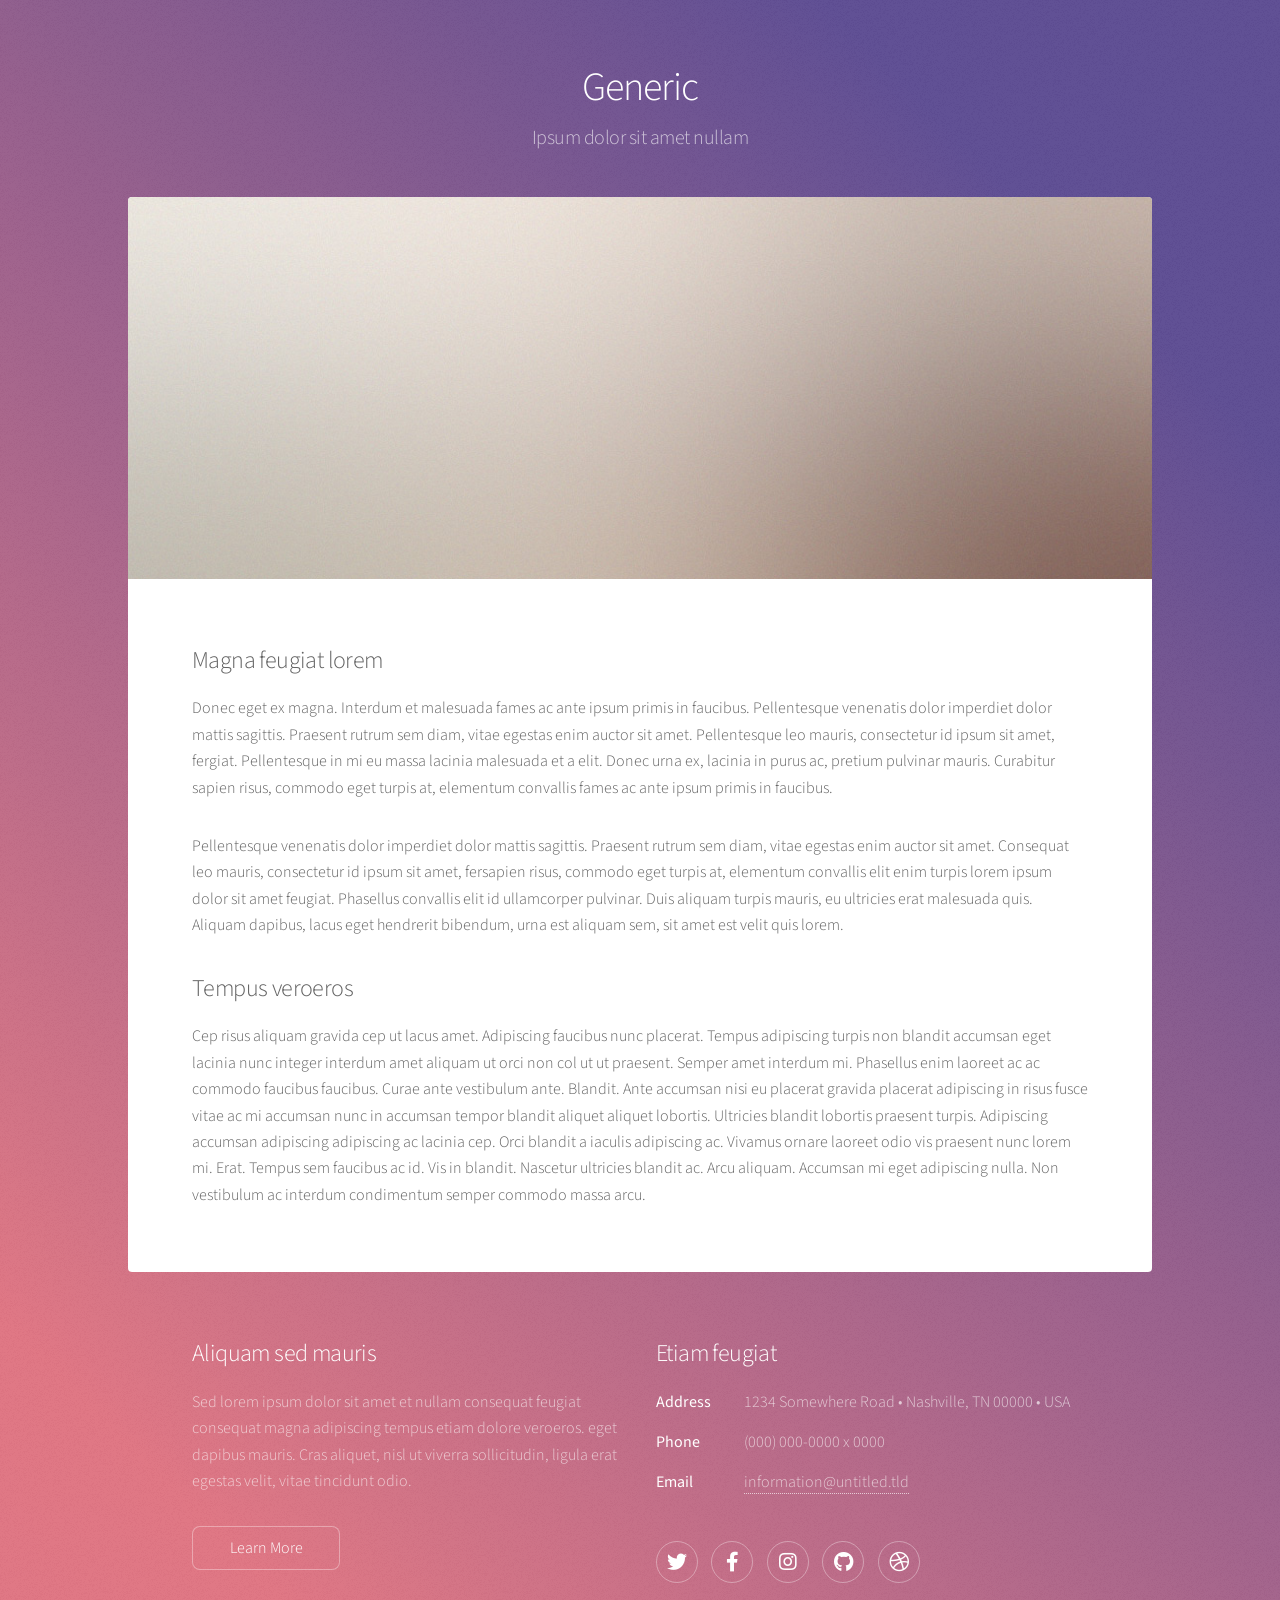
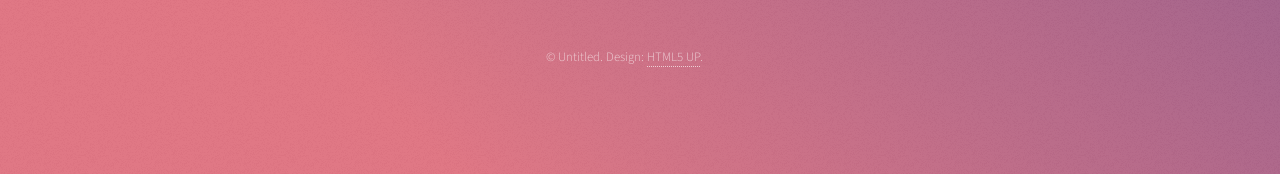
<file: generic.html>
<!DOCTYPE HTML>
<!--
	Stellar by HTML5 UP
	html5up.net | @ajlkn
	Free for personal and commercial use under the CCA 3.0 license (html5up.net/license)
-->
<html>
	<head>
		<title>Generic - Stellar by HTML5 UP</title>
		<meta charset="utf-8" />
		<meta name="viewport" content="width=device-width, initial-scale=1, user-scalable=no" />
		<link rel="stylesheet" href="assets/css/main.css" />
		<noscript><link rel="stylesheet" href="assets/css/noscript.css" /></noscript>
	</head>
	<body class="is-preload">

		<!-- Wrapper -->
			<div id="wrapper">

				<!-- Header -->
					<header id="header">
						<h1>Generic</h1>
						<p>Ipsum dolor sit amet nullam</p>
					</header>

				<!-- Main -->
					<div id="main">

						<!-- Content -->
							<section id="content" class="main">
								<span class="image main"><img src="images/pic04.jpg" alt="" /></span>
								<h2>Magna feugiat lorem</h2>
								<p>Donec eget ex magna. Interdum et malesuada fames ac ante ipsum primis in faucibus. Pellentesque venenatis dolor imperdiet dolor mattis sagittis. Praesent rutrum sem diam, vitae egestas enim auctor sit amet. Pellentesque leo mauris, consectetur id ipsum sit amet, fergiat. Pellentesque in mi eu massa lacinia malesuada et a elit. Donec urna ex, lacinia in purus ac, pretium pulvinar mauris. Curabitur sapien risus, commodo eget turpis at, elementum convallis fames ac ante ipsum primis in faucibus.</p>
								<p>Pellentesque venenatis dolor imperdiet dolor mattis sagittis. Praesent rutrum sem diam, vitae egestas enim auctor sit amet. Consequat leo mauris, consectetur id ipsum sit amet, fersapien risus, commodo eget turpis at, elementum convallis elit enim turpis lorem ipsum dolor sit amet feugiat. Phasellus convallis elit id ullamcorper pulvinar. Duis aliquam turpis mauris, eu ultricies erat malesuada quis. Aliquam dapibus, lacus eget hendrerit bibendum, urna est aliquam sem, sit amet est velit quis lorem.</p>
								<h2>Tempus veroeros</h2>
								<p>Cep risus aliquam gravida cep ut lacus amet. Adipiscing faucibus nunc placerat. Tempus adipiscing turpis non blandit accumsan eget lacinia nunc integer interdum amet aliquam ut orci non col ut ut praesent. Semper amet interdum mi. Phasellus enim laoreet ac ac commodo faucibus faucibus. Curae ante vestibulum ante. Blandit. Ante accumsan nisi eu placerat gravida placerat adipiscing in risus fusce vitae ac mi accumsan nunc in accumsan tempor blandit aliquet aliquet lobortis. Ultricies blandit lobortis praesent turpis. Adipiscing accumsan adipiscing adipiscing ac lacinia cep. Orci blandit a iaculis adipiscing ac. Vivamus ornare laoreet odio vis praesent nunc lorem mi. Erat. Tempus sem faucibus ac id. Vis in blandit. Nascetur ultricies blandit ac. Arcu aliquam. Accumsan mi eget adipiscing nulla. Non vestibulum ac interdum condimentum semper commodo massa arcu.</p>
							</section>

					</div>

				<!-- Footer -->
					<footer id="footer">
						<section>
							<h2>Aliquam sed mauris</h2>
							<p>Sed lorem ipsum dolor sit amet et nullam consequat feugiat consequat magna adipiscing tempus etiam dolore veroeros. eget dapibus mauris. Cras aliquet, nisl ut viverra sollicitudin, ligula erat egestas velit, vitae tincidunt odio.</p>
							<ul class="actions">
								<li><a href="#" class="button">Learn More</a></li>
							</ul>
						</section>
						<section>
							<h2>Etiam feugiat</h2>
							<dl class="alt">
								<dt>Address</dt>
								<dd>1234 Somewhere Road &bull; Nashville, TN 00000 &bull; USA</dd>
								<dt>Phone</dt>
								<dd>(000) 000-0000 x 0000</dd>
								<dt>Email</dt>
								<dd><a href="#">information@untitled.tld</a></dd>
							</dl>
							<ul class="icons">
								<li><a href="#" class="icon brands fa-twitter alt"><span class="label">Twitter</span></a></li>
								<li><a href="#" class="icon brands fa-facebook-f alt"><span class="label">Facebook</span></a></li>
								<li><a href="#" class="icon brands fa-instagram alt"><span class="label">Instagram</span></a></li>
								<li><a href="#" class="icon brands fa-github alt"><span class="label">GitHub</span></a></li>
								<li><a href="#" class="icon brands fa-dribbble alt"><span class="label">Dribbble</span></a></li>
							</ul>
						</section>
						<p class="copyright">&copy; Untitled. Design: <a href="https://html5up.net">HTML5 UP</a>.</p>
					</footer>

			</div>

		<!-- Scripts -->
			<script src="assets/js/jquery.min.js"></script>
			<script src="assets/js/jquery.scrollex.min.js"></script>
			<script src="assets/js/jquery.scrolly.min.js"></script>
			<script src="assets/js/browser.min.js"></script>
			<script src="assets/js/breakpoints.min.js"></script>
			<script src="assets/js/util.js"></script>
			<script src="assets/js/main.js"></script>

	</body>
</html>
</file>
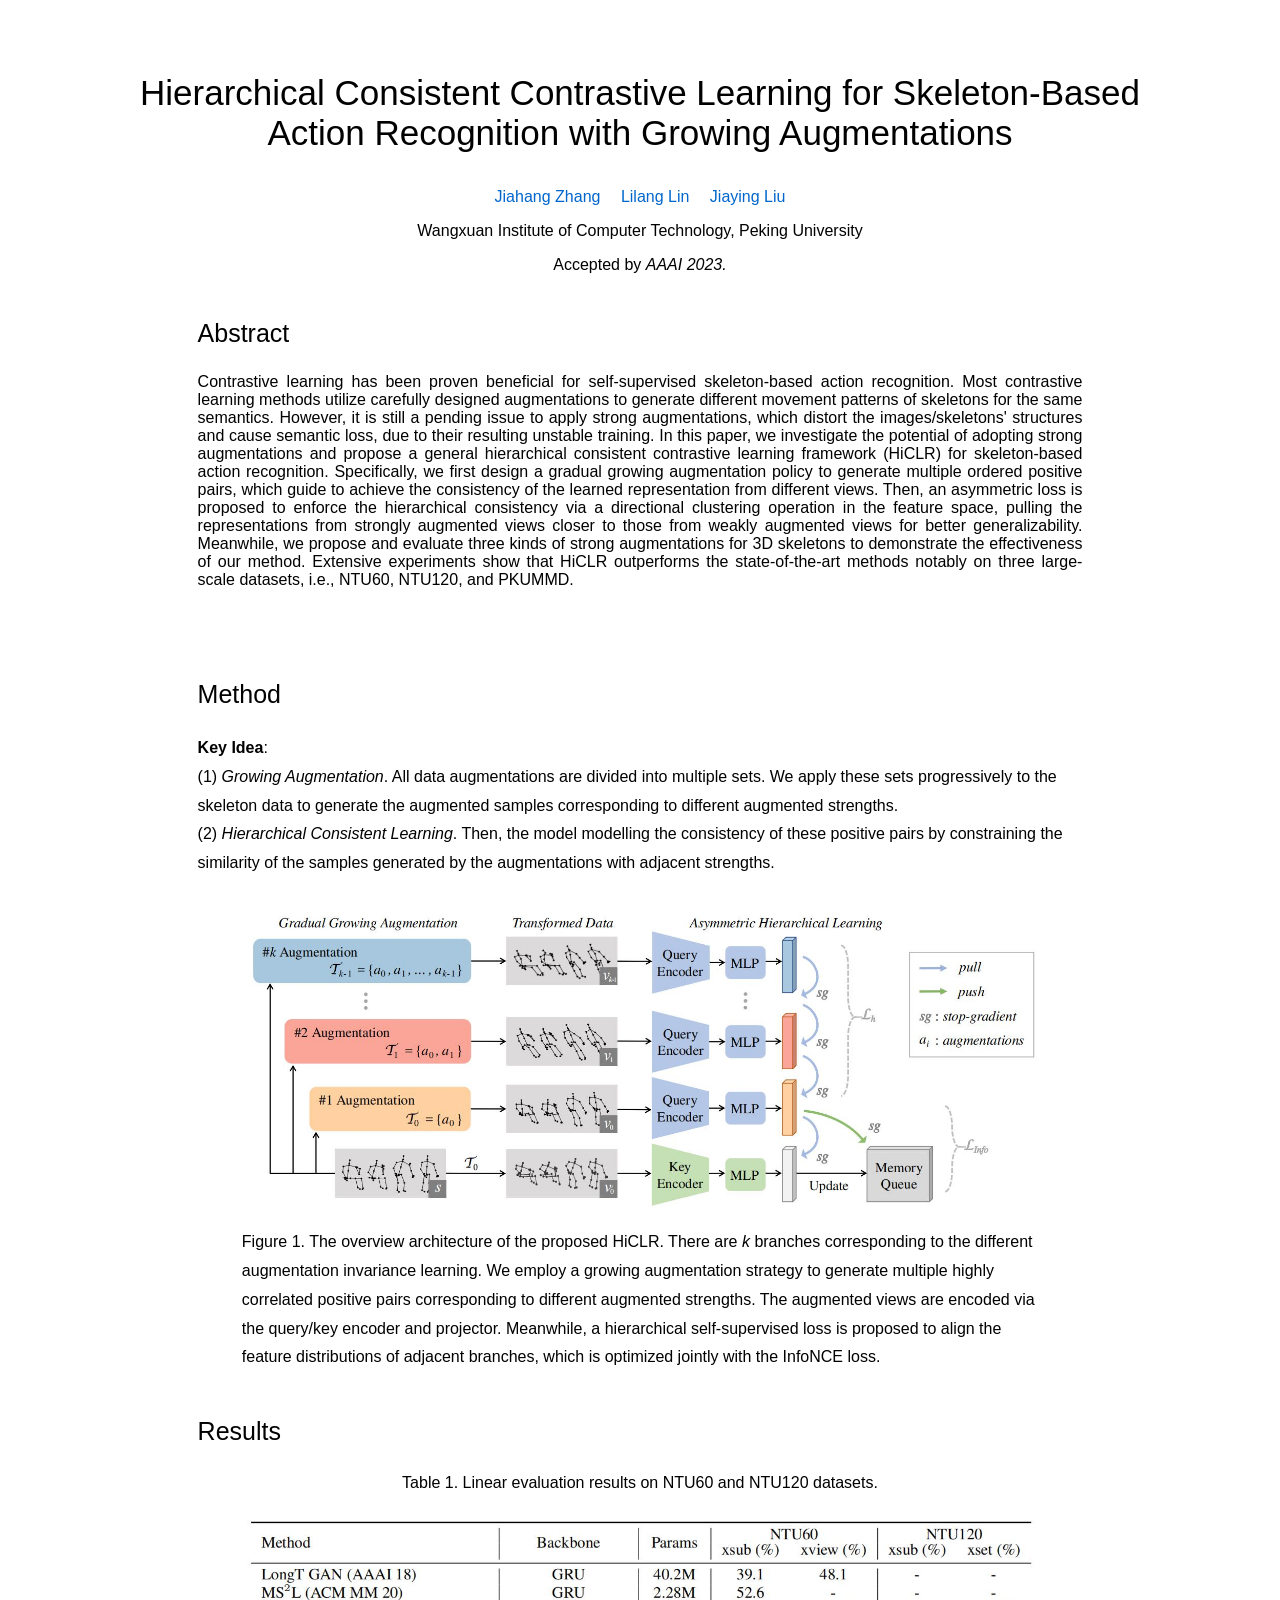
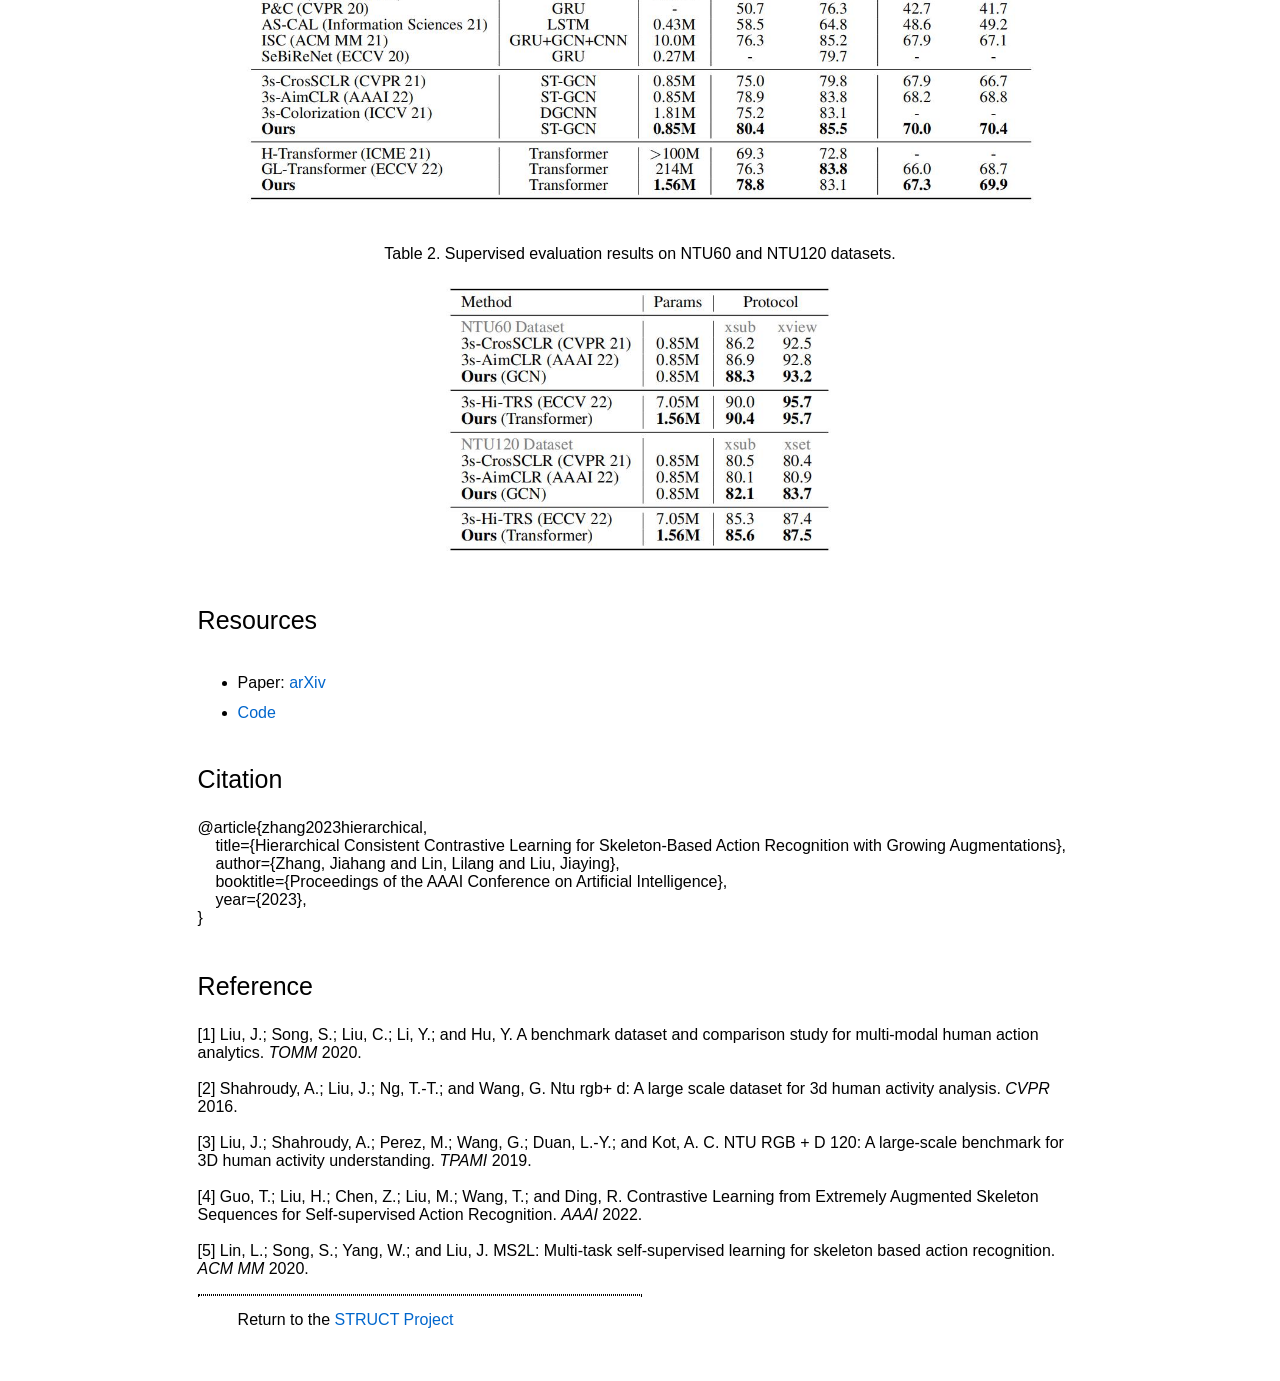
<file: Projects/HiCLR/HiCLR.html>
<!DOCTYPE html>
<html>
<head>
	<meta charset="UTF-8">
	<title>HiCLR-AAAI2023</title>
    <style type="text/css">
        body{
        	background-color: white;
        }
        .links{
        	text-decoration: none;
        	color: #0066CC;
        }
        .p2{
        	padding-top: 20px;
        	font-size: 25px;
        }
        .p1{
        	text-align:justify;
        	text-justify:inter-ideograph;
        }
		
		.left {
			text-align: left;
			border: 1px dotted black;
			width: 50%;
		}
        a{
        	font-family: Sans-serif;
        }
        p{
        	font-family: Sans-serif;
        }
        ul{
        	font-family: Sans-serif;
        }
    </style>
</head>
<body>
	<div align="center" style="padding-top: 30px;">
	<p style="font-size:35px;">Hierarchical Consistent Contrastive Learning for Skeleton-Based <br>
        Action Recognition with Growing Augmentations </p>

	<a href="mailto:zjh2020@pku.edu.cn" class="links">Jiahang Zhang </a> &nbsp; &nbsp; 
	<a href="mailto:linlilang@pku.edu.cn" class="links">Lilang Lin </a> &nbsp; &nbsp; 
	<a href="mailto:liujiaying@pku.edu.cn" class="links">Jiaying Liu</a>

	<br>
	<p class="para-3"><span class="p1"> Wangxuan Institute of Computer Technology, Peking University</span></p>
	<p class="para-3"><span class="p1"> Accepted by <i>AAAI 2023.</i></span></p>
	

	</div>

        <div align="left" style="padding-left: 15%; padding-right: 15%; padding-bottom: 30px;">
		<p class='p2'> Abstract </p> 
		<p class='p1'>Contrastive learning has been proven beneficial for self-supervised skeleton-based action recognition. Most contrastive learning methods utilize carefully designed augmentations to generate different movement patterns of skeletons for the same semantics. However, it is still a pending issue to apply strong augmentations, which distort the images/skeletons' structures and cause semantic loss, due to their resulting unstable training. In this paper, we investigate the potential of adopting strong augmentations and propose a general hierarchical consistent contrastive learning framework (HiCLR) for skeleton-based action recognition. Specifically, we first design a gradual growing augmentation policy to generate multiple ordered positive pairs, which guide to achieve the consistency of the learned representation from different views. Then, an asymmetric loss is proposed to enforce the hierarchical consistency via a directional clustering operation in the feature space, pulling the representations from strongly augmented views closer to those from weakly augmented views for better generalizability. Meanwhile, we propose and evaluate three kinds of strong augmentations for 3D skeletons to demonstrate the effectiveness of our method. Extensive experiments show that HiCLR outperforms the state-of-the-art methods notably on three large-scale datasets, i.e., NTU60, NTU120, and PKUMMD.</p>
            </div>
			
        <div align="left" style="padding-left: 15%; padding-right: 15%; padding-bottom: 30px;">
            <p class='p2'> Method </p> 
			<p style="line-height:180%">
			<strong>Key Idea</strong>: 
			<br>
			(1) <i>Growing Augmentation</i>. All data augmentations are divided into multiple sets. We apply these sets progressively to the skeleton data to generate the augmented samples corresponding to different augmented strengths.
			<br>
			(2) <i> Hierarchical Consistent Learning</i>. Then, the model modelling the consistency of these positive pairs by constraining the similarity of the samples generated by the augmentations with adjacent strengths.
			</p>
			
			<br>
            <div style="padding-left: 5%; padding-right: 5%;">
                <div align="center">
                    <img src="img/arch.jpg" width="100%"> <br>
                </div>
            <p style="line-height:180%">Figure 1. The overview architecture of the proposed HiCLR. There are <i>k</i> branches corresponding to the different augmentation invariance learning. We employ a growing augmentation strategy to generate multiple highly correlated positive pairs corresponding to different augmented strengths.  The augmented views are encoded via the query/key encoder and projector. Meanwhile, a hierarchical self-supervised loss is proposed to align the feature distributions of adjacent branches, which is optimized jointly with the InfoNCE loss.
            
			</div>
        
            <p class='p2'> Results </p> 
            <div style="padding-left: 5%; padding-right: 5%;">
                <div align="center">
					<p style="line-height:150%">
					Table 1. Linear evaluation results on NTU60 and NTU120 datasets.
					</p>
                    <img src="img/result.jpg" width="100%"> <br>
                </div>
			<br>

                <div align="center">
					<p style="line-height:150%">
					Table 2. Supervised evaluation results on NTU60 and NTU120 datasets.
					</p>
                    <img src="img/sup_result.jpg" width="50%"> <br>
                </div>
			</div>
		

	<p class='p2'> Resources </p> 
	<p class='p1'>
		<ul style="line-height:15px">
		　　<li> Paper: <a href="https://arxiv.org/abs/2211.13466" class="links">arXiv</a> </li>
		　　<!--<li> Supplementary: <a href="https://drive.google.com/open?id=1QDMWbhw2jgutDsLaS00R-P6cxZ_OaZis" class="links">Google Drive</a>, <a href="https://pan.baidu.com/s/1ke9hqo62pVhl6_6YqAA4cQ" class="links">Baidu Pan</a> (Code: wvr6) </li>-->

		　　<li> <a href="https://github.com/JHang2020/HiCLR" class="links">Code</a> </li>
		</ul>
	</p>

	<p class='p2'> Citation</p>
	<p> 
		@article{zhang2023hierarchical, <br>
			&nbsp; &nbsp; title={Hierarchical Consistent Contrastive Learning for Skeleton-Based Action Recognition with Growing Augmentations},<br>
			&nbsp; &nbsp; author={Zhang, Jiahang and Lin, Lilang and Liu, Jiaying},<br>
			&nbsp; &nbsp; booktitle={Proceedings of the AAAI Conference on Artificial Intelligence},<br>
			&nbsp; &nbsp; year={2023}, <br>
			}
	</p>

	<p class='p2'> Reference</p>
	<p> 
		[1] Liu, J.; Song, S.; Liu, C.; Li, Y.; and Hu, Y. A benchmark dataset and comparison study for multi-modal human action analytics. <i>TOMM</i> 2020. <br> <br>
		[2] Shahroudy, A.; Liu, J.; Ng, T.-T.; and Wang, G. Ntu rgb+ d: A large scale dataset for 3d human activity analysis. <i>CVPR</i> 2016. <br> <br>
		[3] Liu, J.; Shahroudy, A.; Perez, M.; Wang, G.; Duan, L.-Y.; and Kot, A. C. NTU RGB + D 120: A large-scale benchmark for 3D human activity understanding. <i>TPAMI</i> 2019. <br> <br>
		[4] Guo, T.; Liu, H.; Chen, Z.; Liu, M.; Wang, T.; and Ding, R. Contrastive Learning from Extremely Augmented Skeleton Sequences for Self-supervised Action Recognition. <i>AAAI</i> 2022. <br> <br>
		[5] Lin, L.; Song, S.; Yang, W.; and Liu, J. MS2L: Multi-task self-supervised learning for skeleton based action recognition. <i>ACM MM</i> 2020.
	</p>
	
	<p class='left'>
		<ul style="line-height:15px">
			Return to the <a href="http://39.96.165.147/Projects.html" class="links">STRUCT Project</a>
		</ul>
	</p>
		

</html>
</file>
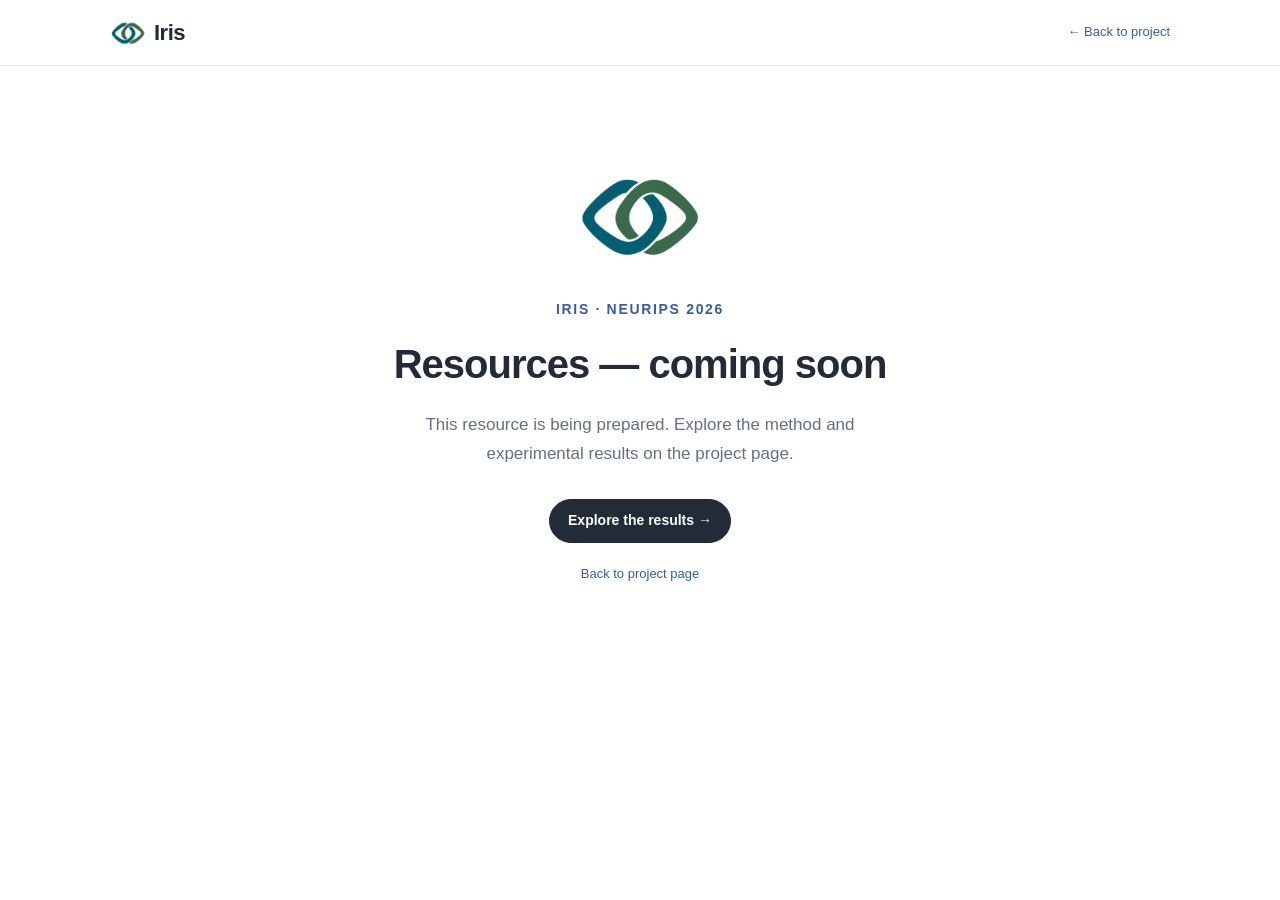
<file: Projects/Iris/coming-soon.html>
<!doctype html>
<html lang="en">
<head>
  <meta charset="utf-8">
  <meta name="viewport" content="width=device-width, initial-scale=1">
  <meta name="robots" content="noindex">
  <title>Coming soon | Iris</title>
  <link rel="icon" href="assets/favicon.png" type="image/png">
  <link rel="stylesheet" href="styles.css">
  <script src="script.js" defer></script>
</head>
<body class="resource-page">
  <header class="site-header"><nav class="nav container" aria-label="Main navigation"><a class="wordmark" href="index.html"><img src="assets/iris-logo.png" width="36" height="27" alt=""> Iris</a><a class="back-link" href="index.html">← Back to project</a></nav></header>
  <main class="coming-soon reading-width">
    <img class="coming-soon-logo" src="assets/iris-logo.png" width="128" height="97" alt="Iris logo">
    <p class="venue">Iris · NeurIPS 2026</p>
    <h1 id="resource-title">Resources — coming soon</h1>
    <p>This resource is being prepared. Explore the method and experimental results on the project page.</p>
    <a class="resource primary" href="index.html#results">Explore the results →</a>
    <a class="text-link back-to-project" href="index.html">Back to project page</a>
  </main>
</body>
</html>
</file>
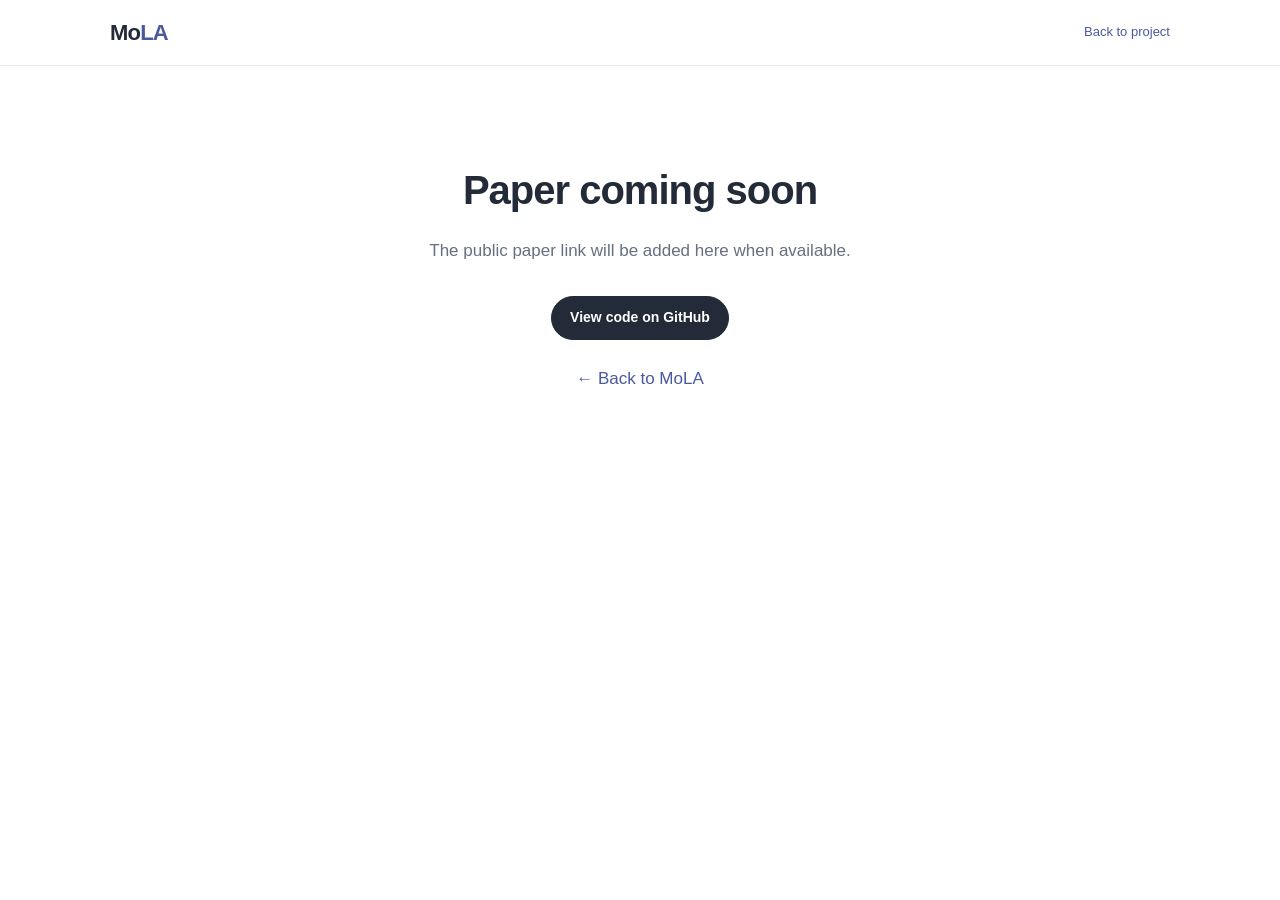
<file: Projects/MoLA/coming-soon.html>
<!doctype html>
<html lang="en"><head><meta charset="utf-8"><meta name="viewport" content="width=device-width, initial-scale=1"><title>Paper | MoLA</title><link rel="icon" href="assets/favicon.svg" type="image/svg+xml"><link rel="stylesheet" href="styles.css"></head>
<body class="resource-page"><header class="site-header"><nav class="nav container" aria-label="Main navigation"><a class="wordmark" href="index.html">Mo<span>LA</span></a><a class="back-link" href="index.html">Back to project</a></nav></header>
<main class="coming-soon container"><h1>Paper coming soon</h1><p>The public paper link will be added here when available.</p><a class="resource primary" href="https://github.com/JHang2020/MoLA" target="_blank" rel="noopener noreferrer">View code on GitHub</a><a class="back-to-project" href="index.html">← Back to MoLA</a></main></body></html>
</file>
<file: assets/css/noscript.css>
/*
	Stellar by HTML5 UP
	html5up.net | @ajlkn
	Free for personal and commercial use under the CCA 3.0 license (html5up.net/license)
*/

/* Header */

	body.is-preload #header.alt > * {
		opacity: 1;
	}

	body.is-preload #header.alt .logo {
		-moz-transform: none;
		-webkit-transform: none;
		-ms-transform: none;
		transform: none;
	}
</file>
<file: Projects/Iris/styles.css>
:root{--ink:#222b37;--muted:#657080;--accent:#355ca8;--line:#e2e6ed;--wash:#f5f7fa;--blue-wash:#f0f5ff;--content:1060px;font-family:Inter,-apple-system,BlinkMacSystemFont,"Segoe UI",Roboto,Helvetica,Arial,sans-serif;color:var(--ink);font-synthesis:none;text-rendering:optimizeLegibility;-webkit-font-smoothing:antialiased}
*{box-sizing:border-box}html{scroll-behavior:smooth;scroll-padding-top:90px}body{margin:0;background:#fff;font-size:17px;line-height:1.7}a{color:var(--accent);text-decoration:none}a:hover{text-decoration:underline}button{font:inherit}button,a,summary{-webkit-tap-highlight-color:transparent}button:focus-visible,a:focus-visible,summary:focus-visible,.table-scroll:focus-visible{outline:3px solid #5b80c9;outline-offset:5px}button{cursor:pointer}img{max-width:100%;height:auto;display:block}svg{fill:none;stroke:currentColor;stroke-width:1.6;stroke-linecap:round;stroke-linejoin:round}sup{font-size:.65em;vertical-align:super;line-height:0;margin-left:2px}.container{max-width:var(--content);width:calc(100% - 48px);margin:0 auto}.reading-width{max-width:850px;width:calc(100% - 48px);margin:0 auto}.sr-only{position:absolute;width:1px;height:1px;padding:0;margin:-1px;overflow:hidden;clip:rect(0,0,0,0);white-space:nowrap;border:0}.skip-link{position:fixed;left:20px;top:-80px;padding:12px 20px;background:white;z-index:100;box-shadow:0 2px 10px #0002}.skip-link:focus{top:10px}.site-header{border-bottom:1px solid var(--line);background:#ffffffed;position:sticky;top:0;z-index:10;backdrop-filter:blur(12px)}.nav{display:flex;align-items:center;justify-content:space-between;height:65px}.wordmark{display:inline-flex;align-items:center;gap:8px;font-weight:700;font-size:22px;color:var(--ink);letter-spacing:-.5px}.wordmark:hover{text-decoration:none}.nav-links{display:flex;gap:28px;font-size:14px}.nav-links a{color:var(--muted)}.nav-links a:hover{color:var(--accent)}
.hero{text-align:center;padding:65px 0 40px}.venue{margin:0 0 18px;color:var(--accent);font-size:14px;font-weight:650;letter-spacing:.12em;text-transform:uppercase}h1{font-size:clamp(30px,3.6vw,46px);line-height:1.22;letter-spacing:-1.4px;font-weight:650;max-width:1050px;margin:0 auto 28px;text-wrap:balance}.iris-title{color:var(--accent);font-weight:750}.authors{display:flex;gap:8px 22px;flex-wrap:wrap;justify-content:center;margin:0 auto 17px;font-size:19px;line-height:1.6}.authors sup{color:var(--accent)}.affiliations{font-size:16px;line-height:1.6}.affiliations p{margin:2px 0}.author-notes{font-size:12px;color:var(--muted);margin:15px 0 24px}.author-notes span{margin-left:8px}.resources{display:flex;flex-wrap:wrap;justify-content:center;gap:10px;margin:28px 0 34px}.resource{display:inline-flex;align-items:center;justify-content:center;gap:9px;border:1px solid #ccd3dd;border-radius:24px;background:white;padding:9px 18px;color:var(--ink);font-size:14px;font-weight:550;min-height:44px;line-height:1.4}.resource svg{width:18px;height:18px}.resource.primary{background:var(--ink);border-color:var(--ink);color:white}.resource.primary:hover{background:var(--accent);border-color:var(--accent);text-decoration:none}.resource.pending{cursor:default;color:#6a7280;background:#fafbfc;border-color:#e4e7ed}.status{font-size:10px;font-weight:400;border-left:1px solid #d9dee6;padding-left:9px}.tldr{background:var(--blue-wash);border-left:3px solid #6b8bc5;border-radius:0 7px 7px 0;text-align:left;padding:20px 25px;max-width:950px;margin:0 auto}.tldr-label{font-size:12px;font-weight:750;letter-spacing:.13em;color:var(--accent);margin:0 0 5px}.tldr>p:last-child{margin:0;font-size:18px;line-height:1.7}.tldr strong{font-weight:650}.overview{padding:13px 0 50px}
figure{margin:0}.figure-button{display:block;padding:0;border:0;background:white;border-radius:5px;width:100%;overflow:hidden;cursor:zoom-in}.figure-button img{width:100%}.figure-button:hover{box-shadow:0 0 0 1px #cbd5e5}figcaption{font-size:14px;line-height:1.65;color:var(--muted);margin:15px auto 0;max-width:950px;text-align:center}figcaption strong{color:var(--ink);font-weight:600}.section{padding-top:66px;padding-bottom:66px}.abstract-section,.results-section,.data-section{background:var(--wash);border-top:1px solid #edf0f4;border-bottom:1px solid #edf0f4}h2{font-weight:650;font-size:30px;line-height:1.3;letter-spacing:-.6px;margin:0 0 22px;text-wrap:balance}.abstract-section h2{text-align:center}.abstract-section p{margin:0;line-height:1.9;font-size:17px}.section-heading{text-align:center;margin:0 auto 34px;max-width:850px}.eyebrow{font-size:12px;text-transform:uppercase;letter-spacing:.13em;font-weight:650;color:var(--accent);margin:0 0 10px}.section-heading h2{margin-bottom:12px}.section-heading>p:last-child{margin:0;color:var(--muted);font-size:16px}.method-steps{margin:35px 0 0;list-style:none;padding:0;counter-reset:step;display:grid;grid-template-columns:repeat(3,minmax(0,1fr));gap:28px}.method-steps li{position:relative;padding:17px 0 0;border-top:2px solid var(--line);counter-increment:step}.method-steps li:before{content:"0" counter(step);display:block;color:var(--accent);font-size:13px;letter-spacing:.1em;font-weight:650;margin-bottom:9px}.method-steps h3{font-size:18px;line-height:1.45;font-weight:650;margin:0 0 9px;letter-spacing:-.2px}.method-steps p{font-size:14px;color:var(--muted);margin:0;line-height:1.85}
.table-scroll{overflow-x:auto;-webkit-overflow-scrolling:touch;max-width:100%}table{width:100%;border-collapse:collapse;font-size:15px;text-align:right;white-space:nowrap;background:white}th,td{padding:16px 18px;border-bottom:1px solid var(--line)}thead th{font-size:13px;color:var(--muted);font-weight:550;background:#eef1f6;border-top:1px solid #d3dae5;border-bottom:1px solid #d3dae5}th:first-child,td:first-child{text-align:left}tbody th{font-weight:550}tbody tr:last-child>*{border-bottom:1px solid #d3dae5}.ours{background:#eaf0fb}.ours th,.ours strong{color:var(--accent)}.ours-label{font-size:10px;font-weight:650;margin-left:6px;background:white;border-radius:3px;padding:3px 5px}.table-note{font-size:12px;line-height:1.7;color:var(--muted);margin:13px 0 0}.disclosure-icon{font-size:24px;font-weight:350;line-height:1}
.citation-section{padding-bottom:70px}.citation-heading{display:flex;align-items:center;justify-content:space-between;gap:20px;margin-bottom:18px}.citation-heading h2{margin:0}.copy-button{border:1px solid #d5dbe4;border-radius:5px;padding:8px 13px;font-size:13px;background:white;color:var(--ink);min-height:40px}.copy-button:hover{border-color:var(--accent);color:var(--accent)}pre{background:#f4f6f9;border:1px solid #e8ecf2;border-radius:6px;overflow-x:auto;padding:24px;margin:0;font-size:13px;line-height:1.9;tab-size:2}code{font-family:"SFMono-Regular",Consolas,"Liberation Mono",monospace}.copy-status{margin:8px 0 0;min-height:22px;font-size:12px;color:var(--accent)}.text-link{font-size:13px}footer{border-top:1px solid var(--line);padding:25px 0}footer>.container{display:flex;align-items:center;justify-content:space-between;gap:24px}footer p,footer a:last-child{font-size:12px;color:var(--muted)}footer .wordmark{font-size:18px}.figure-dialog{width:min(1400px,96vw);max-width:96vw;max-height:94vh;border:1px solid #e2e6ed;border-radius:8px;padding:18px 22px;box-shadow:0 25px 100px #0003;overflow:auto}.figure-dialog::backdrop{background:#19212bc9}.dialog-heading{position:sticky;top:-18px;background:#fff;display:flex;align-items:center;justify-content:space-between;gap:15px;padding:0 0 10px;z-index:1}.dialog-heading p{font-size:14px;margin:0;font-weight:550}.dialog-heading button{background:#f0f3f8;border:0;border-radius:50%;width:36px;height:36px;flex-shrink:0}.figure-dialog img{width:100%}body.dialog-open{overflow:hidden}
@media(min-width:1450px){.hero{padding-top:78px}}@media(max-width:760px){body{font-size:16px}.container,.reading-width{width:calc(100% - 36px)}.nav{height:58px}.nav-links{gap:17px;font-size:12px}.wordmark{font-size:20px}.hero{padding-top:42px;padding-bottom:26px}h1{font-size:33px;letter-spacing:-.8px}.authors{font-size:16px;gap:6px 17px}.affiliations{font-size:14px}.author-notes{line-height:1.8;margin-top:13px}.author-notes span{margin-left:0;display:block}.resources{gap:8px;margin:23px 0 28px}.resource{padding:9px 14px;font-size:13px}.status{font-size:9px}.tldr{padding:17px 19px}.tldr>p:last-child{font-size:16px}.overview{padding-top:8px;padding-bottom:35px}.section{padding-top:45px;padding-bottom:45px}h2{font-size:26px}.abstract-section p{font-size:15px;line-height:1.9}.section-heading{margin-bottom:25px}.section-heading>p:last-child{font-size:14px}.method-steps{grid-template-columns:1fr;gap:22px;margin-top:27px}.method-steps li{padding-top:13px}.method-steps li:before{display:inline;float:left;margin-right:14px;line-height:26px}.method-steps h3{font-size:17px}.method-steps p{clear:both}figcaption{font-size:12px;line-height:1.75;margin-top:11px}th,td{padding:13px;font-size:13px}thead th{font-size:11px}.table-note{font-size:11px}pre{padding:17px;font-size:11px}.citation-heading{margin-bottom:15px}footer>.container{flex-wrap:wrap;gap:10px 20px}footer p{order:3;flex-basis:100%;margin:0}footer a:last-child{margin-left:auto}.figure-dialog{padding:12px}.dialog-heading{top:-12px}.dialog-heading p{font-size:12px}}
@media(max-width:390px){h1{font-size:29px}.nav-links{gap:13px}.resources .status{display:block;border-left:0;padding-left:0;font-size:8px}.resource{gap:6px;padding-left:11px;padding-right:11px}.resource.pending{flex-wrap:wrap}.resource.pending .status{flex-basis:100%;margin-top:-4px}.resource svg{width:15px;height:15px}}
@media(prefers-reduced-motion:reduce){html{scroll-behavior:auto}*{transition:none!important}}
@media print{.site-header,.resources,.copy-button,.text-link,footer,.figure-dialog{display:none}.hero{padding-top:0}.section{padding:24px 0;break-inside:avoid}.container,.reading-width{width:100%}.figure-button{box-shadow:none}body{font-size:11pt}h1{font-size:25pt}h2{font-size:18pt}.tldr{background:#f5f5f5}.method-steps{display:block}.method-steps li{margin-top:10px}.table-scroll{overflow:visible}}

/* Project mark, task panels, and local resource pages. */
.wordmark img{object-fit:contain;width:36px;height:27px}.iris-title{white-space:nowrap}.title-logo{display:inline-block;width:58px;height:44px;object-fit:contain;vertical-align:-5px;margin-right:10px}.resource:not(.primary):hover{border-color:var(--accent);color:var(--accent);text-decoration:none;background:#f5f8fc}.resource.primary .status{border-left-color:#ffffff55}.result-tabs{display:flex;flex-wrap:wrap;justify-content:center;gap:6px;margin:0 0 30px;border-bottom:1px solid #d9e0ea;padding-bottom:14px}.result-tabs button{border:1px solid transparent;background:transparent;padding:10px 18px;border-radius:6px;color:var(--muted);font-size:14px;font-weight:550;min-height:44px}.result-tabs button:hover{background:#e9eef7;color:var(--accent)}.result-tabs button[aria-selected="true"]{background:white;border-color:#d4ddeb;color:var(--accent);box-shadow:0 1px 2px #22334a08}.result-panel[hidden]{display:none}.result-panel h3{font-size:20px;line-height:1.5;margin:0 0 9px;font-weight:600;letter-spacing:-.3px}.panel-intro{font-size:15px;line-height:1.8;color:var(--muted);margin:0 0 22px;max-width:900px}.setting-label{display:inline-block;vertical-align:middle;font-size:10px;font-weight:550;letter-spacing:.02em;color:var(--accent);background:#e5ecf8;border-radius:4px;padding:3px 7px;margin-left:8px}.category-results{margin-top:22px}.category-results summary{cursor:pointer;list-style:none;display:flex;justify-content:space-between;align-items:center;border-top:1px solid var(--line);padding:16px 0;font-size:14px;font-weight:550}.category-results summary::-webkit-details-marker{display:none}.category-results[open] .disclosure-icon{transform:rotate(45deg)}.category-results table{font-size:13px}.category-results td,.category-results th{padding:11px 13px}.resource-page{min-height:100vh;background:#fff}.coming-soon{text-align:center;padding-top:100px;padding-bottom:80px;max-width:760px}.coming-soon-logo{width:128px;height:auto;margin:0 auto 35px}.coming-soon h1{font-size:40px;letter-spacing:-1px;margin-bottom:22px}.coming-soon>p:not(.venue){font-size:17px;color:var(--muted);max-width:520px;margin:0 auto 30px}.back-to-project{display:block;margin-top:20px}.back-link{font-size:13px}footer .wordmark img{width:32px;height:24px}
@media(max-width:760px){.title-logo{width:42px;height:32px;vertical-align:-3px;margin-right:7px}.result-tabs{gap:4px;justify-content:flex-start}.result-tabs button{font-size:12px;padding:9px 10px}.result-panel h3{font-size:18px}.panel-intro{font-size:13px}.setting-label{font-size:9px;margin-left:4px}.coming-soon{padding-top:70px}.coming-soon h1{font-size:30px}.coming-soon>p:not(.venue){font-size:15px}.coming-soon-logo{width:100px}.wordmark img{width:32px;height:24px}}
</file>
<file: Projects/MoLA/styles.css>
:root{--ink:#222b37;--muted:#657080;--accent:#355ca8;--line:#e2e6ed;--wash:#f5f7fa;--blue-wash:#f0f5ff;--content:1060px;font-family:Inter,-apple-system,BlinkMacSystemFont,"Segoe UI",Roboto,Helvetica,Arial,sans-serif;color:var(--ink);font-synthesis:none;text-rendering:optimizeLegibility;-webkit-font-smoothing:antialiased}
*{box-sizing:border-box}html{scroll-behavior:smooth;scroll-padding-top:90px}body{margin:0;background:#fff;font-size:17px;line-height:1.7}a{color:var(--accent);text-decoration:none}a:hover{text-decoration:underline}button{font:inherit}button,a,summary{-webkit-tap-highlight-color:transparent}button:focus-visible,a:focus-visible,summary:focus-visible,.table-scroll:focus-visible{outline:3px solid #5b80c9;outline-offset:5px}button{cursor:pointer}img{max-width:100%;height:auto;display:block}svg{fill:none;stroke:currentColor;stroke-width:1.6;stroke-linecap:round;stroke-linejoin:round}sup{font-size:.65em;vertical-align:super;line-height:0;margin-left:2px}.container{max-width:var(--content);width:calc(100% - 48px);margin:0 auto}.reading-width{max-width:850px;width:calc(100% - 48px);margin:0 auto}.sr-only{position:absolute;width:1px;height:1px;padding:0;margin:-1px;overflow:hidden;clip:rect(0,0,0,0);white-space:nowrap;border:0}.skip-link{position:fixed;left:20px;top:-80px;padding:12px 20px;background:white;z-index:100;box-shadow:0 2px 10px #0002}.skip-link:focus{top:10px}.site-header{border-bottom:1px solid var(--line);background:#ffffffed;position:sticky;top:0;z-index:10;backdrop-filter:blur(12px)}.nav{display:flex;align-items:center;justify-content:space-between;height:65px}.wordmark{display:inline-flex;align-items:center;gap:8px;font-weight:700;font-size:22px;color:var(--ink);letter-spacing:-.5px}.wordmark:hover{text-decoration:none}.nav-links{display:flex;gap:28px;font-size:14px}.nav-links a{color:var(--muted)}.nav-links a:hover{color:var(--accent)}
.hero{text-align:center;padding:65px 0 40px}.venue{margin:0 0 18px;color:var(--accent);font-size:14px;font-weight:650;letter-spacing:.12em;text-transform:uppercase}h1{font-size:clamp(30px,3.6vw,46px);line-height:1.22;letter-spacing:-1.4px;font-weight:650;max-width:1050px;margin:0 auto 28px;text-wrap:balance}.project-title{color:var(--accent);font-weight:750}.authors{display:flex;gap:8px 22px;flex-wrap:wrap;justify-content:center;margin:0 auto 17px;font-size:19px;line-height:1.6}.authors sup{color:var(--accent)}.affiliations{font-size:16px;line-height:1.6}.affiliations p{margin:2px 0}.author-notes{font-size:12px;color:var(--muted);margin:15px 0 24px}.author-notes span{margin-left:8px}.resources{display:flex;flex-wrap:wrap;justify-content:center;gap:10px;margin:28px 0 34px}.resource{display:inline-flex;align-items:center;justify-content:center;gap:9px;border:1px solid #ccd3dd;border-radius:24px;background:white;padding:9px 18px;color:var(--ink);font-size:14px;font-weight:550;min-height:44px;line-height:1.4}.resource svg{width:18px;height:18px}.resource.primary{background:var(--ink);border-color:var(--ink);color:white}.resource.primary:hover{background:var(--accent);border-color:var(--accent);text-decoration:none}.resource.pending{cursor:default;color:#6a7280;background:#fafbfc;border-color:#e4e7ed}.status{font-size:10px;font-weight:400;border-left:1px solid #d9dee6;padding-left:9px}.tldr{background:var(--blue-wash);border-left:3px solid #6b8bc5;border-radius:0 7px 7px 0;text-align:left;padding:20px 25px;max-width:950px;margin:0 auto}.tldr-label{font-size:12px;font-weight:750;letter-spacing:.13em;color:var(--accent);margin:0 0 5px}.tldr>p:last-child{margin:0;font-size:18px;line-height:1.7}.tldr strong{font-weight:650}.overview{padding:13px 0 50px}
figure{margin:0}.figure-button{display:block;padding:0;border:0;background:white;border-radius:5px;width:100%;overflow:hidden;cursor:zoom-in}.figure-button img{width:100%}.figure-button:hover{box-shadow:0 0 0 1px #cbd5e5}figcaption{font-size:14px;line-height:1.65;color:var(--muted);margin:15px auto 0;max-width:950px;text-align:center}figcaption strong{color:var(--ink);font-weight:600}.section{padding-top:66px;padding-bottom:66px}.abstract-section,.results-section,.data-section{background:var(--wash);border-top:1px solid #edf0f4;border-bottom:1px solid #edf0f4}h2{font-weight:650;font-size:30px;line-height:1.3;letter-spacing:-.6px;margin:0 0 22px;text-wrap:balance}.abstract-section h2{text-align:center}.abstract-section p{margin:0;line-height:1.9;font-size:17px}.section-heading{text-align:center;margin:0 auto 34px;max-width:850px}.eyebrow{font-size:12px;text-transform:uppercase;letter-spacing:.13em;font-weight:650;color:var(--accent);margin:0 0 10px}.section-heading h2{margin-bottom:12px}.section-heading>p:last-child{margin:0;color:var(--muted);font-size:16px}.method-steps{margin:35px 0 0;list-style:none;padding:0;counter-reset:step;display:grid;grid-template-columns:repeat(3,minmax(0,1fr));gap:28px}.method-steps li{position:relative;padding:17px 0 0;border-top:2px solid var(--line);counter-increment:step}.method-steps li:before{content:"0" counter(step);display:block;color:var(--accent);font-size:13px;letter-spacing:.1em;font-weight:650;margin-bottom:9px}.method-steps h3{font-size:18px;line-height:1.45;font-weight:650;margin:0 0 9px;letter-spacing:-.2px}.method-steps p{font-size:14px;color:var(--muted);margin:0;line-height:1.85}
.table-scroll{overflow-x:auto;-webkit-overflow-scrolling:touch;max-width:100%}table{width:100%;border-collapse:collapse;font-size:15px;text-align:right;white-space:nowrap;background:white}th,td{padding:16px 18px;border-bottom:1px solid var(--line)}thead th{font-size:13px;color:var(--muted);font-weight:550;background:#eef1f6;border-top:1px solid #d3dae5;border-bottom:1px solid #d3dae5}th:first-child,td:first-child{text-align:left}tbody th{font-weight:550}tbody tr:last-child>*{border-bottom:1px solid #d3dae5}.ours{background:#eaf0fb}.ours th,.ours strong{color:var(--accent)}.ours-label{font-size:10px;font-weight:650;margin-left:6px;background:white;border-radius:3px;padding:3px 5px}.table-note{font-size:12px;line-height:1.7;color:var(--muted);margin:13px 0 0}.disclosure-icon{font-size:24px;font-weight:350;line-height:1}
.citation-section{padding-bottom:70px}.citation-heading{display:flex;align-items:center;justify-content:space-between;gap:20px;margin-bottom:18px}.citation-heading h2{margin:0}.copy-button{border:1px solid #d5dbe4;border-radius:5px;padding:8px 13px;font-size:13px;background:white;color:var(--ink);min-height:40px}.copy-button:hover{border-color:var(--accent);color:var(--accent)}pre{background:#f4f6f9;border:1px solid #e8ecf2;border-radius:6px;overflow-x:auto;padding:24px;margin:0;font-size:13px;line-height:1.9;tab-size:2}code{font-family:"SFMono-Regular",Consolas,"Liberation Mono",monospace}.copy-status{margin:8px 0 0;min-height:22px;font-size:12px;color:var(--accent)}.text-link{font-size:13px}footer{border-top:1px solid var(--line);padding:25px 0}footer>.container{display:flex;align-items:center;justify-content:space-between;gap:24px}footer p,footer a:last-child{font-size:12px;color:var(--muted)}footer .wordmark{font-size:18px}.figure-dialog{width:min(1400px,96vw);max-width:96vw;max-height:94vh;border:1px solid #e2e6ed;border-radius:8px;padding:18px 22px;box-shadow:0 25px 100px #0003;overflow:auto}.figure-dialog::backdrop{background:#19212bc9}.dialog-heading{position:sticky;top:-18px;background:#fff;display:flex;align-items:center;justify-content:space-between;gap:15px;padding:0 0 10px;z-index:1}.dialog-heading p{font-size:14px;margin:0;font-weight:550}.dialog-heading button{background:#f0f3f8;border:0;border-radius:50%;width:36px;height:36px;flex-shrink:0}.figure-dialog img{width:100%}body.dialog-open{overflow:hidden}
@media(min-width:1450px){.hero{padding-top:78px}}@media(max-width:760px){body{font-size:16px}.container,.reading-width{width:calc(100% - 36px)}.nav{height:58px}.nav-links{gap:17px;font-size:12px}.wordmark{font-size:20px}.hero{padding-top:42px;padding-bottom:26px}h1{font-size:33px;letter-spacing:-.8px}.authors{font-size:16px;gap:6px 17px}.affiliations{font-size:14px}.author-notes{line-height:1.8;margin-top:13px}.author-notes span{margin-left:0;display:block}.resources{gap:8px;margin:23px 0 28px}.resource{padding:9px 14px;font-size:13px}.status{font-size:9px}.tldr{padding:17px 19px}.tldr>p:last-child{font-size:16px}.overview{padding-top:8px;padding-bottom:35px}.section{padding-top:45px;padding-bottom:45px}h2{font-size:26px}.abstract-section p{font-size:15px;line-height:1.9}.section-heading{margin-bottom:25px}.section-heading>p:last-child{font-size:14px}.method-steps{grid-template-columns:1fr;gap:22px;margin-top:27px}.method-steps li{padding-top:13px}.method-steps li:before{display:inline;float:left;margin-right:14px;line-height:26px}.method-steps h3{font-size:17px}.method-steps p{clear:both}figcaption{font-size:12px;line-height:1.75;margin-top:11px}th,td{padding:13px;font-size:13px}thead th{font-size:11px}.table-note{font-size:11px}pre{padding:17px;font-size:11px}.citation-heading{margin-bottom:15px}footer>.container{flex-wrap:wrap;gap:10px 20px}footer p{order:3;flex-basis:100%;margin:0}footer a:last-child{margin-left:auto}.figure-dialog{padding:12px}.dialog-heading{top:-12px}.dialog-heading p{font-size:12px}}
@media(max-width:390px){h1{font-size:29px}.nav-links{gap:13px}.resources .status{display:block;border-left:0;padding-left:0;font-size:8px}.resource{gap:6px;padding-left:11px;padding-right:11px}.resource.pending{flex-wrap:wrap}.resource.pending .status{flex-basis:100%;margin-top:-4px}.resource svg{width:15px;height:15px}}
@media(prefers-reduced-motion:reduce){html{scroll-behavior:auto}*{transition:none!important}}
@media print{.site-header,.resources,.copy-button,.text-link,footer,.figure-dialog{display:none}.hero{padding-top:0}.section{padding:24px 0;break-inside:avoid}.container,.reading-width{width:100%}.figure-button{box-shadow:none}body{font-size:11pt}h1{font-size:25pt}h2{font-size:18pt}.tldr{background:#f5f5f5}.method-steps{display:block}.method-steps li{margin-top:10px}.table-scroll{overflow:visible}}

/* Project mark, task panels, and local resource pages. */
.wordmark img{object-fit:contain;width:36px;height:27px}.project-title{white-space:nowrap}.title-logo{display:inline-block;width:58px;height:44px;object-fit:contain;vertical-align:-5px;margin-right:10px}.resource:not(.primary):hover{border-color:var(--accent);color:var(--accent);text-decoration:none;background:#f5f8fc}.resource.primary .status{border-left-color:#ffffff55}.result-tabs{display:flex;flex-wrap:wrap;justify-content:center;gap:6px;margin:0 0 30px;border-bottom:1px solid #d9e0ea;padding-bottom:14px}.result-tabs button{border:1px solid transparent;background:transparent;padding:10px 18px;border-radius:6px;color:var(--muted);font-size:14px;font-weight:550;min-height:44px}.result-tabs button:hover{background:#e9eef7;color:var(--accent)}.result-tabs button[aria-selected="true"]{background:white;border-color:#d4ddeb;color:var(--accent);box-shadow:0 1px 2px #22334a08}.result-panel[hidden]{display:none}.result-panel h3{font-size:20px;line-height:1.5;margin:0 0 9px;font-weight:600;letter-spacing:-.3px}.panel-intro{font-size:15px;line-height:1.8;color:var(--muted);margin:0 0 22px;max-width:900px}.setting-label{display:inline-block;vertical-align:middle;font-size:10px;font-weight:550;letter-spacing:.02em;color:var(--accent);background:#e5ecf8;border-radius:4px;padding:3px 7px;margin-left:8px}.category-results{margin-top:22px}.category-results summary{cursor:pointer;list-style:none;display:flex;justify-content:space-between;align-items:center;border-top:1px solid var(--line);padding:16px 0;font-size:14px;font-weight:550}.category-results summary::-webkit-details-marker{display:none}.category-results[open] .disclosure-icon{transform:rotate(45deg)}.category-results table{font-size:13px}.category-results td,.category-results th{padding:11px 13px}.resource-page{min-height:100vh;background:#fff}.coming-soon{text-align:center;padding-top:100px;padding-bottom:80px;max-width:760px}.coming-soon-logo{width:128px;height:auto;margin:0 auto 35px}.coming-soon h1{font-size:40px;letter-spacing:-1px;margin-bottom:22px}.coming-soon>p:not(.venue){font-size:17px;color:var(--muted);max-width:520px;margin:0 auto 30px}.back-to-project{display:block;margin-top:20px}.back-link{font-size:13px}footer .wordmark img{width:32px;height:24px}
@media(max-width:760px){.title-logo{width:42px;height:32px;vertical-align:-3px;margin-right:7px}.result-tabs{gap:4px;justify-content:flex-start}.result-tabs button{font-size:12px;padding:9px 10px}.result-panel h3{font-size:18px}.panel-intro{font-size:13px}.setting-label{font-size:9px;margin-left:4px}.coming-soon{padding-top:70px}.coming-soon h1{font-size:30px}.coming-soon>p:not(.venue){font-size:15px}.coming-soon-logo{width:100px}.wordmark img{width:32px;height:24px}}

/* MoLA: the shared academic layout, with its own type mark and task controls. */
:root{--accent:#4b5a9e;--blue-wash:#f1f3fc;--wash:#f6f7fa}
.wordmark{gap:0;font-weight:750;letter-spacing:-.8px}.wordmark span{color:var(--accent)}
.hero{padding-top:48px}.hero h1{font-size:clamp(30px,3.1vw,41px);max-width:1040px;letter-spacing:-1.1px;line-height:1.26;margin-bottom:27px}.project-name{display:block;font-size:62px;line-height:1.1;color:var(--accent);font-weight:750;letter-spacing:-2px;margin:0 0 19px}.hero .venue{font-size:12px;margin-bottom:18px}.authors{gap:12px 32px;margin-bottom:10px}.affiliation{font-size:16px;color:var(--muted);margin:0}.resources{margin:25px 0 30px}.tldr{border-left-color:#7d88ba}.overview{padding-top:4px}.highlights{display:grid;grid-template-columns:repeat(3,minmax(0,1fr));margin-top:38px;border-top:1px solid var(--line);border-bottom:1px solid var(--line);padding:27px 0;text-align:center}.highlights>div+div{border-left:1px solid var(--line)}.highlights strong{font-size:32px;font-weight:650;color:var(--accent);line-height:1.25;letter-spacing:-.7px}.highlights strong span{font-size:20px;margin-left:2px}.highlights p{font-size:13px;margin:8px 8px 1px}.highlights small{font-size:11px;color:var(--muted)}.method-steps{margin-top:0}.method-figures{margin-top:45px;display:grid;gap:44px}.method-figures h3{font-size:19px;line-height:1.4;margin:0 0 20px;font-weight:600}.example-stack{display:grid;gap:42px}.panel-heading{display:flex;align-items:flex-start;justify-content:space-between;gap:22px;margin-bottom:13px}.panel-heading h3{margin:0;max-width:670px}.panel-heading label{display:flex;align-items:center;gap:8px;font-size:12px;color:var(--muted);white-space:nowrap}.panel-heading select{font:inherit;color:var(--ink);font-size:13px;border:1px solid #cdd4e2;background:white;border-radius:5px;padding:9px 30px 9px 11px;min-height:40px;max-width:190px}.panel-heading select:focus-visible{outline:3px solid #7d88ba;outline-offset:3px}.panel-intro strong{color:var(--ink);font-weight:600}.dataset-note{font-size:12px;color:var(--muted);margin:0 0 12px}.augmented{background:#f4f1fa}.augmented th{color:#695287}.augmented td{border-bottom-color:#dcd5e8}.ours{background:#edf0fa}.ours th,.ours strong{color:var(--accent)}.result-panel h4{font-size:15px;font-weight:600;margin:27px 0 12px}.result-panel h4:first-of-type{margin-top:5px}[hidden]{display:none!important}.result-tabs{gap:8px}.result-tabs button{padding:10px 16px}footer p{text-align:center;line-height:1.6}.coming-soon h1{max-width:none}.coming-soon .resource{margin-bottom:5px}
@media(min-width:1450px){.hero{padding-top:62px}}
@media(max-width:760px){.hero{padding-top:34px}.hero h1{font-size:29px;line-height:1.3;letter-spacing:-.6px;margin-bottom:22px}.project-name{font-size:50px;margin-bottom:16px}.hero .venue{font-size:10px;letter-spacing:.1em}.authors{gap:8px 19px;font-size:16px}.affiliation{font-size:13px;line-height:1.7}.highlights{margin-top:25px;padding:22px 0;gap:0}.highlights strong{font-size:26px}.highlights strong span{font-size:16px}.highlights p{font-size:10px;line-height:1.5;margin:7px 7px 3px}.highlights small{font-size:9px;display:block;padding:0 5px}.panel-heading{flex-direction:column;gap:14px}.panel-heading label{font-size:12px}.panel-heading select{max-width:210px}.method-figures{gap:30px;margin-top:30px}.method-figures h3{font-size:17px;margin-bottom:14px}.example-stack{gap:30px}.result-tabs{gap:2px}.result-tabs button{padding:9px 11px;font-size:12px}.nav-links{gap:18px}footer p{text-align:left}}
@media(max-width:390px){.hero h1{font-size:27px}.project-name{font-size:47px}.authors{gap:8px 16px;font-size:15px}.nav-links{gap:13px}.highlights strong{font-size:23px}.highlights p{font-size:9px}.highlights small{font-size:8px}.result-tabs button{padding:9px 8px;font-size:11px}}
</file>
<file: assets/css/main.css>
@import url(fontawesome-all.min.css);
@import 'https://fonts.googleapis.com/css?family=Source+Sans+Pro:300,400';

/*
	Stellar by HTML5 UP
	html5up.net | @ajlkn
	Free for personal and commercial use under the CCA 3.0 license (html5up.net/license)
*/

html, body, div, span, applet, object,
iframe, h1, h2, h3, h4, h5, h6, p, blockquote,
pre, a, abbr, acronym, address, big, cite,
code, del, dfn, em, img, ins, kbd, q, s, samp,
small, strike, strong, sub, sup, tt, var, b,
u, i, center, dl, dt, dd, ol, ul, li, fieldset,
form, label, legend, table, caption, tbody,
tfoot, thead, tr, th, td, article, aside,
canvas, details, embed, figure, figcaption,
footer, header, hgroup, menu, nav, output, ruby,
section, summary, time, mark, audio, video {
	margin: 0;
	padding: 0;
	border: 0;
	font-size: 100%;
	font: inherit;
	vertical-align: baseline;}

article, aside, details, figcaption, figure,
footer, header, hgroup, menu, nav, section {
	display: block;}

body {
	line-height: 1;
}

ol, ul {
	list-style: none;
}

blockquote, q {
	quotes: none;
}

	blockquote:before, blockquote:after, q:before, q:after {
		content: '';
		content: none;
	}

table {
	border-collapse: collapse;
	border-spacing: 0;
}

body {
	-webkit-text-size-adjust: none;
}

mark {
	background-color: transparent;
	color: inherit;
}

input::-moz-focus-inner {
	border: 0;
	padding: 0;
}

input, select, textarea {
	-moz-appearance: none;
	-webkit-appearance: none;
	-ms-appearance: none;
	appearance: none;
}

/* Basic */

	@-ms-viewport {
		width: device-width;
	}

	body {
		-ms-overflow-style: scrollbar;
	}

	@media screen and (max-width: 480px) {

		html, body {
			min-width: 320px;
		}

	}

	html {
		box-sizing: border-box;
	}

	*, *:before, *:after {
		box-sizing: inherit;
	}

	body {
		background-color: #935d8c;
		background-image: url("images/overlay.png"), -moz-linear-gradient(45deg, #e37682 15%, #5f4d93 85%);
		background-image: url("images/overlay.png"), -webkit-linear-gradient(45deg, #e37682 15%, #5f4d93 85%);
		background-image: url("images/overlay.png"), -ms-linear-gradient(45deg, #e37682 15%, #5f4d93 85%);
		background-image: url("images/overlay.png"), linear-gradient(45deg, #e37682 15%, #5f4d93 85%);
	}

		body.is-preload *, body.is-preload *:before, body.is-preload *:after {
			-moz-animation: none !important;
			-webkit-animation: none !important;
			-ms-animation: none !important;
			animation: none !important;
			-moz-transition: none !important;
			-webkit-transition: none !important;
			-ms-transition: none !important;
			transition: none !important;
		}

/* Type */

	body {
		background-color: #935d8c;
		color: rgba(255, 255, 255, 0.65);
	}

	body, input, select, textarea {
		font-family: "Source Sans Pro", Helvetica, sans-serif;
		font-size: 17pt;
		font-weight: 300;
		line-height: 1.65;
	}

		@media screen and (max-width: 1680px) {

			body, input, select, textarea {
				font-size: 14pt;
			}

		}

		@media screen and (max-width: 1280px) {

			body, input, select, textarea {
				font-size: 12pt;
			}

		}

		@media screen and (max-width: 360px) {

			body, input, select, textarea {
				font-size: 11pt;
			}

		}

	a {
		-moz-transition: color 0.2s ease, border-bottom 0.2s ease;
		-webkit-transition: color 0.2s ease, border-bottom 0.2s ease;
		-ms-transition: color 0.2s ease, border-bottom 0.2s ease;
		transition: color 0.2s ease, border-bottom 0.2s ease;
		text-decoration: none;
		border-bottom: dotted 1px;
		color: inherit;
	}

		a:hover {
			border-bottom-color: transparent;
		}

	strong, b {
		font-weight: 400;
	}

	em, i {
		font-style: italic;
	}

	p {
		margin: 0 0 2em 0;
	}

		p.content {
			-moz-columns: 20em 2;
			-webkit-columns: 20em 2;
			-ms-columns: 20em 2;
			columns: 20em 2;
			-moz-column-gap: 2em;
			-webkit-column-gap: 2em;
			-ms-column-gap: 2em;
			column-gap: 2em;
			text-align: justify;
		}

	h1, h2, h3, h4, h5, h6 {
		font-weight: 300;
		line-height: 1.5;
		margin: 0 0 0.7em 0;
		letter-spacing: -0.025em;
	}

		h1 a, h2 a, h3 a, h4 a, h5 a, h6 a {
			color: inherit;
			text-decoration: none;
		}

	h1 {
		font-size: 2.5em;
		line-height: 1.2;
	}

	h2 {
		font-size: 1.5em;
	}

	h3 {
		font-size: 1.25em;
	}

	h4 {
		font-size: 1.1em;
	}

	h5 {
		font-size: 0.9em;
	}

	h6 {
		font-size: 0.7em;
	}

	@media screen and (max-width: 736px) {

		h1 {
			font-size: 2em;
		}

	}

	sub {
		font-size: 0.8em;
		position: relative;
		top: 0.5em;
	}

	sup {
		font-size: 0.8em;
		position: relative;
		top: -0.5em;
	}

	blockquote {
		border-left: solid 4px;
		font-style: italic;
		margin: 0 0 2em 0;
		padding: 0.5em 0 0.5em 2em;
	}

	code {
		border-radius: 8px;
		border: solid 1px;
		font-family: "Courier New", monospace;
		font-size: 0.9em;
		margin: 0 0.25em;
		padding: 0.25em 0.65em;
	}

	pre {
		-webkit-overflow-scrolling: touch;
		font-family: "Courier New", monospace;
		font-size: 0.9em;
		margin: 0 0 2em 0;
	}

		pre code {
			display: block;
			line-height: 1.75;
			padding: 1em 1.5em;
			overflow-x: auto;
		}

	hr {
		border: 0;
		border-bottom: solid 1px;
		margin: 2em 0;
	}

		hr.major {
			margin: 3em 0;
		}

	.align-left {
		text-align: left;
	}

	.align-center {
		text-align: center;
	}

	.align-right {
		text-align: right;
	}

	input, select, textarea {
		color: #ffffff;
	}

	a:hover {
		color: #ffffff;
	}

	strong, b {
		color: #ffffff;
	}

	h1, h2, h3, h4, h5, h6 {
		color: #ffffff;
	}

	blockquote {
		border-left-color: rgba(255, 255, 255, 0.35);
	}

	code {
		background: rgba(255, 255, 255, 0.075);
		border-color: rgba(255, 255, 255, 0.35);
	}

	hr {
		border-bottom-color: rgba(255, 255, 255, 0.35);
	}

/* Row */

	.row {
		display: flex;
		flex-wrap: wrap;
		box-sizing: border-box;
		align-items: stretch;
	}

		.row > * {
			box-sizing: border-box;
		}

		.row.gtr-uniform > * > :last-child {
			margin-bottom: 0;
		}

		.row.aln-left {
			justify-content: flex-start;
		}

		.row.aln-center {
			justify-content: center;
		}

		.row.aln-right {
			justify-content: flex-end;
		}

		.row.aln-top {
			align-items: flex-start;
		}

		.row.aln-middle {
			align-items: center;
		}

		.row.aln-bottom {
			align-items: flex-end;
		}

		.row > .imp {
			order: -1;
		}

		.row > .col-1 {
			width: 8.33333%;
		}

		.row > .off-1 {
			margin-left: 8.33333%;
		}

		.row > .col-2 {
			width: 16.66667%;
		}

		.row > .off-2 {
			margin-left: 16.66667%;
		}

		.row > .col-3 {
			width: 25%;
		}

		.row > .off-3 {
			margin-left: 25%;
		}

		.row > .col-4 {
			width: 33.33333%;
		}

		.row > .off-4 {
			margin-left: 33.33333%;
		}

		.row > .col-5 {
			width: 41.66667%;
		}

		.row > .off-5 {
			margin-left: 41.66667%;
		}

		.row > .col-6 {
			width: 50%;
		}

		.row > .off-6 {
			margin-left: 50%;
		}

		.row > .col-7 {
			width: 58.33333%;
		}

		.row > .off-7 {
			margin-left: 58.33333%;
		}

		.row > .col-8 {
			width: 66.66667%;
		}

		.row > .off-8 {
			margin-left: 66.66667%;
		}

		.row > .col-9 {
			width: 75%;
		}

		.row > .off-9 {
			margin-left: 75%;
		}

		.row > .col-10 {
			width: 83.33333%;
		}

		.row > .off-10 {
			margin-left: 83.33333%;
		}

		.row > .col-11 {
			width: 91.66667%;
		}

		.row > .off-11 {
			margin-left: 91.66667%;
		}

		.row > .col-12 {
			width: 100%;
		}

		.row > .off-12 {
			margin-left: 100%;
		}

		.row.gtr-0 {
			margin-top: 0;
			margin-left: 0em;
		}

			.row.gtr-0 > * {
				padding: 0 0 0 0em;
			}

			.row.gtr-0.gtr-uniform {
				margin-top: 0em;
			}

				.row.gtr-0.gtr-uniform > * {
					padding-top: 0em;
				}

		.row.gtr-25 {
			margin-top: 0;
			margin-left: -0.375em;
		}

			.row.gtr-25 > * {
				padding: 0 0 0 0.375em;
			}

			.row.gtr-25.gtr-uniform {
				margin-top: -0.375em;
			}

				.row.gtr-25.gtr-uniform > * {
					padding-top: 0.375em;
				}

		.row.gtr-50 {
			margin-top: 0;
			margin-left: -0.75em;
		}

			.row.gtr-50 > * {
				padding: 0 0 0 0.75em;
			}

			.row.gtr-50.gtr-uniform {
				margin-top: -0.75em;
			}

				.row.gtr-50.gtr-uniform > * {
					padding-top: 0.75em;
				}

		.row {
			margin-top: 0;
			margin-left: -1.5em;
		}

			.row > * {
				padding: 0 0 0 1.5em;
			}

			.row.gtr-uniform {
				margin-top: -1.5em;
			}

				.row.gtr-uniform > * {
					padding-top: 1.5em;
				}

		.row.gtr-150 {
			margin-top: 0;
			margin-left: -2.25em;
		}

			.row.gtr-150 > * {
				padding: 0 0 0 2.25em;
			}

			.row.gtr-150.gtr-uniform {
				margin-top: -2.25em;
			}

				.row.gtr-150.gtr-uniform > * {
					padding-top: 2.25em;
				}

		.row.gtr-200 {
			margin-top: 0;
			margin-left: -3em;
		}

			.row.gtr-200 > * {
				padding: 0 0 0 3em;
			}

			.row.gtr-200.gtr-uniform {
				margin-top: -3em;
			}

				.row.gtr-200.gtr-uniform > * {
					padding-top: 3em;
				}

		@media screen and (max-width: 1680px) {

			.row {
				display: flex;
				flex-wrap: wrap;
				box-sizing: border-box;
				align-items: stretch;
			}

				.row > * {
					box-sizing: border-box;
				}

				.row.gtr-uniform > * > :last-child {
					margin-bottom: 0;
				}

				.row.aln-left {
					justify-content: flex-start;
				}

				.row.aln-center {
					justify-content: center;
				}

				.row.aln-right {
					justify-content: flex-end;
				}

				.row.aln-top {
					align-items: flex-start;
				}

				.row.aln-middle {
					align-items: center;
				}

				.row.aln-bottom {
					align-items: flex-end;
				}

				.row > .imp-xlarge {
					order: -1;
				}

				.row > .col-1-xlarge {
					width: 8.33333%;
				}

				.row > .off-1-xlarge {
					margin-left: 8.33333%;
				}

				.row > .col-2-xlarge {
					width: 16.66667%;
				}

				.row > .off-2-xlarge {
					margin-left: 16.66667%;
				}

				.row > .col-3-xlarge {
					width: 25%;
				}

				.row > .off-3-xlarge {
					margin-left: 25%;
				}

				.row > .col-4-xlarge {
					width: 33.33333%;
				}

				.row > .off-4-xlarge {
					margin-left: 33.33333%;
				}

				.row > .col-5-xlarge {
					width: 41.66667%;
				}

				.row > .off-5-xlarge {
					margin-left: 41.66667%;
				}

				.row > .col-6-xlarge {
					width: 50%;
				}

				.row > .off-6-xlarge {
					margin-left: 50%;
				}

				.row > .col-7-xlarge {
					width: 58.33333%;
				}

				.row > .off-7-xlarge {
					margin-left: 58.33333%;
				}

				.row > .col-8-xlarge {
					width: 66.66667%;
				}

				.row > .off-8-xlarge {
					margin-left: 66.66667%;
				}

				.row > .col-9-xlarge {
					width: 75%;
				}

				.row > .off-9-xlarge {
					margin-left: 75%;
				}

				.row > .col-10-xlarge {
					width: 83.33333%;
				}

				.row > .off-10-xlarge {
					margin-left: 83.33333%;
				}

				.row > .col-11-xlarge {
					width: 91.66667%;
				}

				.row > .off-11-xlarge {
					margin-left: 91.66667%;
				}

				.row > .col-12-xlarge {
					width: 100%;
				}

				.row > .off-12-xlarge {
					margin-left: 100%;
				}

				.row.gtr-0 {
					margin-top: 0;
					margin-left: 0em;
				}

					.row.gtr-0 > * {
						padding: 0 0 0 0em;
					}

					.row.gtr-0.gtr-uniform {
						margin-top: 0em;
					}

						.row.gtr-0.gtr-uniform > * {
							padding-top: 0em;
						}

				.row.gtr-25 {
					margin-top: 0;
					margin-left: -0.375em;
				}

					.row.gtr-25 > * {
						padding: 0 0 0 0.375em;
					}

					.row.gtr-25.gtr-uniform {
						margin-top: -0.375em;
					}

						.row.gtr-25.gtr-uniform > * {
							padding-top: 0.375em;
						}

				.row.gtr-50 {
					margin-top: 0;
					margin-left: -0.75em;
				}

					.row.gtr-50 > * {
						padding: 0 0 0 0.75em;
					}

					.row.gtr-50.gtr-uniform {
						margin-top: -0.75em;
					}

						.row.gtr-50.gtr-uniform > * {
							padding-top: 0.75em;
						}

				.row {
					margin-top: 0;
					margin-left: -1.5em;
				}

					.row > * {
						padding: 0 0 0 1.5em;
					}

					.row.gtr-uniform {
						margin-top: -1.5em;
					}

						.row.gtr-uniform > * {
							padding-top: 1.5em;
						}

				.row.gtr-150 {
					margin-top: 0;
					margin-left: -2.25em;
				}

					.row.gtr-150 > * {
						padding: 0 0 0 2.25em;
					}

					.row.gtr-150.gtr-uniform {
						margin-top: -2.25em;
					}

						.row.gtr-150.gtr-uniform > * {
							padding-top: 2.25em;
						}

				.row.gtr-200 {
					margin-top: 0;
					margin-left: -3em;
				}

					.row.gtr-200 > * {
						padding: 0 0 0 3em;
					}

					.row.gtr-200.gtr-uniform {
						margin-top: -3em;
					}

						.row.gtr-200.gtr-uniform > * {
							padding-top: 3em;
						}

		}

		@media screen and (max-width: 1280px) {

			.row {
				display: flex;
				flex-wrap: wrap;
				box-sizing: border-box;
				align-items: stretch;
			}

				.row > * {
					box-sizing: border-box;
				}

				.row.gtr-uniform > * > :last-child {
					margin-bottom: 0;
				}

				.row.aln-left {
					justify-content: flex-start;
				}

				.row.aln-center {
					justify-content: center;
				}

				.row.aln-right {
					justify-content: flex-end;
				}

				.row.aln-top {
					align-items: flex-start;
				}

				.row.aln-middle {
					align-items: center;
				}

				.row.aln-bottom {
					align-items: flex-end;
				}

				.row > .imp-large {
					order: -1;
				}

				.row > .col-1-large {
					width: 8.33333%;
				}

				.row > .off-1-large {
					margin-left: 8.33333%;
				}

				.row > .col-2-large {
					width: 16.66667%;
				}

				.row > .off-2-large {
					margin-left: 16.66667%;
				}

				.row > .col-3-large {
					width: 25%;
				}

				.row > .off-3-large {
					margin-left: 25%;
				}

				.row > .col-4-large {
					width: 33.33333%;
				}

				.row > .off-4-large {
					margin-left: 33.33333%;
				}

				.row > .col-5-large {
					width: 41.66667%;
				}

				.row > .off-5-large {
					margin-left: 41.66667%;
				}

				.row > .col-6-large {
					width: 50%;
				}

				.row > .off-6-large {
					margin-left: 50%;
				}

				.row > .col-7-large {
					width: 58.33333%;
				}

				.row > .off-7-large {
					margin-left: 58.33333%;
				}

				.row > .col-8-large {
					width: 66.66667%;
				}

				.row > .off-8-large {
					margin-left: 66.66667%;
				}

				.row > .col-9-large {
					width: 75%;
				}

				.row > .off-9-large {
					margin-left: 75%;
				}

				.row > .col-10-large {
					width: 83.33333%;
				}

				.row > .off-10-large {
					margin-left: 83.33333%;
				}

				.row > .col-11-large {
					width: 91.66667%;
				}

				.row > .off-11-large {
					margin-left: 91.66667%;
				}

				.row > .col-12-large {
					width: 100%;
				}

				.row > .off-12-large {
					margin-left: 100%;
				}

				.row.gtr-0 {
					margin-top: 0;
					margin-left: 0em;
				}

					.row.gtr-0 > * {
						padding: 0 0 0 0em;
					}

					.row.gtr-0.gtr-uniform {
						margin-top: 0em;
					}

						.row.gtr-0.gtr-uniform > * {
							padding-top: 0em;
						}

				.row.gtr-25 {
					margin-top: 0;
					margin-left: -0.375em;
				}

					.row.gtr-25 > * {
						padding: 0 0 0 0.375em;
					}

					.row.gtr-25.gtr-uniform {
						margin-top: -0.375em;
					}

						.row.gtr-25.gtr-uniform > * {
							padding-top: 0.375em;
						}

				.row.gtr-50 {
					margin-top: 0;
					margin-left: -0.75em;
				}

					.row.gtr-50 > * {
						padding: 0 0 0 0.75em;
					}

					.row.gtr-50.gtr-uniform {
						margin-top: -0.75em;
					}

						.row.gtr-50.gtr-uniform > * {
							padding-top: 0.75em;
						}

				.row {
					margin-top: 0;
					margin-left: -1.5em;
				}

					.row > * {
						padding: 0 0 0 1.5em;
					}

					.row.gtr-uniform {
						margin-top: -1.5em;
					}

						.row.gtr-uniform > * {
							padding-top: 1.5em;
						}

				.row.gtr-150 {
					margin-top: 0;
					margin-left: -2.25em;
				}

					.row.gtr-150 > * {
						padding: 0 0 0 2.25em;
					}

					.row.gtr-150.gtr-uniform {
						margin-top: -2.25em;
					}

						.row.gtr-150.gtr-uniform > * {
							padding-top: 2.25em;
						}

				.row.gtr-200 {
					margin-top: 0;
					margin-left: -3em;
				}

					.row.gtr-200 > * {
						padding: 0 0 0 3em;
					}

					.row.gtr-200.gtr-uniform {
						margin-top: -3em;
					}

						.row.gtr-200.gtr-uniform > * {
							padding-top: 3em;
						}

		}

		@media screen and (max-width: 980px) {

			.row {
				display: flex;
				flex-wrap: wrap;
				box-sizing: border-box;
				align-items: stretch;
			}

				.row > * {
					box-sizing: border-box;
				}

				.row.gtr-uniform > * > :last-child {
					margin-bottom: 0;
				}

				.row.aln-left {
					justify-content: flex-start;
				}

				.row.aln-center {
					justify-content: center;
				}

				.row.aln-right {
					justify-content: flex-end;
				}

				.row.aln-top {
					align-items: flex-start;
				}

				.row.aln-middle {
					align-items: center;
				}

				.row.aln-bottom {
					align-items: flex-end;
				}

				.row > .imp-medium {
					order: -1;
				}

				.row > .col-1-medium {
					width: 8.33333%;
				}

				.row > .off-1-medium {
					margin-left: 8.33333%;
				}

				.row > .col-2-medium {
					width: 16.66667%;
				}

				.row > .off-2-medium {
					margin-left: 16.66667%;
				}

				.row > .col-3-medium {
					width: 25%;
				}

				.row > .off-3-medium {
					margin-left: 25%;
				}

				.row > .col-4-medium {
					width: 33.33333%;
				}

				.row > .off-4-medium {
					margin-left: 33.33333%;
				}

				.row > .col-5-medium {
					width: 41.66667%;
				}

				.row > .off-5-medium {
					margin-left: 41.66667%;
				}

				.row > .col-6-medium {
					width: 50%;
				}

				.row > .off-6-medium {
					margin-left: 50%;
				}

				.row > .col-7-medium {
					width: 58.33333%;
				}

				.row > .off-7-medium {
					margin-left: 58.33333%;
				}

				.row > .col-8-medium {
					width: 66.66667%;
				}

				.row > .off-8-medium {
					margin-left: 66.66667%;
				}

				.row > .col-9-medium {
					width: 75%;
				}

				.row > .off-9-medium {
					margin-left: 75%;
				}

				.row > .col-10-medium {
					width: 83.33333%;
				}

				.row > .off-10-medium {
					margin-left: 83.33333%;
				}

				.row > .col-11-medium {
					width: 91.66667%;
				}

				.row > .off-11-medium {
					margin-left: 91.66667%;
				}

				.row > .col-12-medium {
					width: 100%;
				}

				.row > .off-12-medium {
					margin-left: 100%;
				}

				.row.gtr-0 {
					margin-top: 0;
					margin-left: 0em;
				}

					.row.gtr-0 > * {
						padding: 0 0 0 0em;
					}

					.row.gtr-0.gtr-uniform {
						margin-top: 0em;
					}

						.row.gtr-0.gtr-uniform > * {
							padding-top: 0em;
						}

				.row.gtr-25 {
					margin-top: 0;
					margin-left: -0.375em;
				}

					.row.gtr-25 > * {
						padding: 0 0 0 0.375em;
					}

					.row.gtr-25.gtr-uniform {
						margin-top: -0.375em;
					}

						.row.gtr-25.gtr-uniform > * {
							padding-top: 0.375em;
						}

				.row.gtr-50 {
					margin-top: 0;
					margin-left: -0.75em;
				}

					.row.gtr-50 > * {
						padding: 0 0 0 0.75em;
					}

					.row.gtr-50.gtr-uniform {
						margin-top: -0.75em;
					}

						.row.gtr-50.gtr-uniform > * {
							padding-top: 0.75em;
						}

				.row {
					margin-top: 0;
					margin-left: -1.5em;
				}

					.row > * {
						padding: 0 0 0 1.5em;
					}

					.row.gtr-uniform {
						margin-top: -1.5em;
					}

						.row.gtr-uniform > * {
							padding-top: 1.5em;
						}

				.row.gtr-150 {
					margin-top: 0;
					margin-left: -2.25em;
				}

					.row.gtr-150 > * {
						padding: 0 0 0 2.25em;
					}

					.row.gtr-150.gtr-uniform {
						margin-top: -2.25em;
					}

						.row.gtr-150.gtr-uniform > * {
							padding-top: 2.25em;
						}

				.row.gtr-200 {
					margin-top: 0;
					margin-left: -3em;
				}

					.row.gtr-200 > * {
						padding: 0 0 0 3em;
					}

					.row.gtr-200.gtr-uniform {
						margin-top: -3em;
					}

						.row.gtr-200.gtr-uniform > * {
							padding-top: 3em;
						}

		}

		@media screen and (max-width: 736px) {

			.row {
				display: flex;
				flex-wrap: wrap;
				box-sizing: border-box;
				align-items: stretch;
			}

				.row > * {
					box-sizing: border-box;
				}

				.row.gtr-uniform > * > :last-child {
					margin-bottom: 0;
				}

				.row.aln-left {
					justify-content: flex-start;
				}

				.row.aln-center {
					justify-content: center;
				}

				.row.aln-right {
					justify-content: flex-end;
				}

				.row.aln-top {
					align-items: flex-start;
				}

				.row.aln-middle {
					align-items: center;
				}

				.row.aln-bottom {
					align-items: flex-end;
				}

				.row > .imp-small {
					order: -1;
				}

				.row > .col-1-small {
					width: 8.33333%;
				}

				.row > .off-1-small {
					margin-left: 8.33333%;
				}

				.row > .col-2-small {
					width: 16.66667%;
				}

				.row > .off-2-small {
					margin-left: 16.66667%;
				}

				.row > .col-3-small {
					width: 25%;
				}

				.row > .off-3-small {
					margin-left: 25%;
				}

				.row > .col-4-small {
					width: 33.33333%;
				}

				.row > .off-4-small {
					margin-left: 33.33333%;
				}

				.row > .col-5-small {
					width: 41.66667%;
				}

				.row > .off-5-small {
					margin-left: 41.66667%;
				}

				.row > .col-6-small {
					width: 50%;
				}

				.row > .off-6-small {
					margin-left: 50%;
				}

				.row > .col-7-small {
					width: 58.33333%;
				}

				.row > .off-7-small {
					margin-left: 58.33333%;
				}

				.row > .col-8-small {
					width: 66.66667%;
				}

				.row > .off-8-small {
					margin-left: 66.66667%;
				}

				.row > .col-9-small {
					width: 75%;
				}

				.row > .off-9-small {
					margin-left: 75%;
				}

				.row > .col-10-small {
					width: 83.33333%;
				}

				.row > .off-10-small {
					margin-left: 83.33333%;
				}

				.row > .col-11-small {
					width: 91.66667%;
				}

				.row > .off-11-small {
					margin-left: 91.66667%;
				}

				.row > .col-12-small {
					width: 100%;
				}

				.row > .off-12-small {
					margin-left: 100%;
				}

				.row.gtr-0 {
					margin-top: 0;
					margin-left: 0em;
				}

					.row.gtr-0 > * {
						padding: 0 0 0 0em;
					}

					.row.gtr-0.gtr-uniform {
						margin-top: 0em;
					}

						.row.gtr-0.gtr-uniform > * {
							padding-top: 0em;
						}

				.row.gtr-25 {
					margin-top: 0;
					margin-left: -0.25em;
				}

					.row.gtr-25 > * {
						padding: 0 0 0 0.25em;
					}

					.row.gtr-25.gtr-uniform {
						margin-top: -0.25em;
					}

						.row.gtr-25.gtr-uniform > * {
							padding-top: 0.25em;
						}

				.row.gtr-50 {
					margin-top: 0;
					margin-left: -0.5em;
				}

					.row.gtr-50 > * {
						padding: 0 0 0 0.5em;
					}

					.row.gtr-50.gtr-uniform {
						margin-top: -0.5em;
					}

						.row.gtr-50.gtr-uniform > * {
							padding-top: 0.5em;
						}

				.row {
					margin-top: 0;
					margin-left: -1em;
				}

					.row > * {
						padding: 0 0 0 1em;
					}

					.row.gtr-uniform {
						margin-top: -1em;
					}

						.row.gtr-uniform > * {
							padding-top: 1em;
						}

				.row.gtr-150 {
					margin-top: 0;
					margin-left: -1.5em;
				}

					.row.gtr-150 > * {
						padding: 0 0 0 1.5em;
					}

					.row.gtr-150.gtr-uniform {
						margin-top: -1.5em;
					}

						.row.gtr-150.gtr-uniform > * {
							padding-top: 1.5em;
						}

				.row.gtr-200 {
					margin-top: 0;
					margin-left: -2em;
				}

					.row.gtr-200 > * {
						padding: 0 0 0 2em;
					}

					.row.gtr-200.gtr-uniform {
						margin-top: -2em;
					}

						.row.gtr-200.gtr-uniform > * {
							padding-top: 2em;
						}

		}

		@media screen and (max-width: 480px) {

			.row {
				display: flex;
				flex-wrap: wrap;
				box-sizing: border-box;
				align-items: stretch;
			}

				.row > * {
					box-sizing: border-box;
				}

				.row.gtr-uniform > * > :last-child {
					margin-bottom: 0;
				}

				.row.aln-left {
					justify-content: flex-start;
				}

				.row.aln-center {
					justify-content: center;
				}

				.row.aln-right {
					justify-content: flex-end;
				}

				.row.aln-top {
					align-items: flex-start;
				}

				.row.aln-middle {
					align-items: center;
				}

				.row.aln-bottom {
					align-items: flex-end;
				}

				.row > .imp-xsmall {
					order: -1;
				}

				.row > .col-1-xsmall {
					width: 8.33333%;
				}

				.row > .off-1-xsmall {
					margin-left: 8.33333%;
				}

				.row > .col-2-xsmall {
					width: 16.66667%;
				}

				.row > .off-2-xsmall {
					margin-left: 16.66667%;
				}

				.row > .col-3-xsmall {
					width: 25%;
				}

				.row > .off-3-xsmall {
					margin-left: 25%;
				}

				.row > .col-4-xsmall {
					width: 33.33333%;
				}

				.row > .off-4-xsmall {
					margin-left: 33.33333%;
				}

				.row > .col-5-xsmall {
					width: 41.66667%;
				}

				.row > .off-5-xsmall {
					margin-left: 41.66667%;
				}

				.row > .col-6-xsmall {
					width: 50%;
				}

				.row > .off-6-xsmall {
					margin-left: 50%;
				}

				.row > .col-7-xsmall {
					width: 58.33333%;
				}

				.row > .off-7-xsmall {
					margin-left: 58.33333%;
				}

				.row > .col-8-xsmall {
					width: 66.66667%;
				}

				.row > .off-8-xsmall {
					margin-left: 66.66667%;
				}

				.row > .col-9-xsmall {
					width: 75%;
				}

				.row > .off-9-xsmall {
					margin-left: 75%;
				}

				.row > .col-10-xsmall {
					width: 83.33333%;
				}

				.row > .off-10-xsmall {
					margin-left: 83.33333%;
				}

				.row > .col-11-xsmall {
					width: 91.66667%;
				}

				.row > .off-11-xsmall {
					margin-left: 91.66667%;
				}

				.row > .col-12-xsmall {
					width: 100%;
				}

				.row > .off-12-xsmall {
					margin-left: 100%;
				}

				.row.gtr-0 {
					margin-top: 0;
					margin-left: 0em;
				}

					.row.gtr-0 > * {
						padding: 0 0 0 0em;
					}

					.row.gtr-0.gtr-uniform {
						margin-top: 0em;
					}

						.row.gtr-0.gtr-uniform > * {
							padding-top: 0em;
						}

				.row.gtr-25 {
					margin-top: 0;
					margin-left: -0.3125em;
				}

					.row.gtr-25 > * {
						padding: 0 0 0 0.3125em;
					}

					.row.gtr-25.gtr-uniform {
						margin-top: -0.3125em;
					}

						.row.gtr-25.gtr-uniform > * {
							padding-top: 0.3125em;
						}

				.row.gtr-50 {
					margin-top: 0;
					margin-left: -0.625em;
				}

					.row.gtr-50 > * {
						padding: 0 0 0 0.625em;
					}

					.row.gtr-50.gtr-uniform {
						margin-top: -0.625em;
					}

						.row.gtr-50.gtr-uniform > * {
							padding-top: 0.625em;
						}

				.row {
					margin-top: 0;
					margin-left: -1.25em;
				}

					.row > * {
						padding: 0 0 0 1.25em;
					}

					.row.gtr-uniform {
						margin-top: -1.25em;
					}

						.row.gtr-uniform > * {
							padding-top: 1.25em;
						}

				.row.gtr-150 {
					margin-top: 0;
					margin-left: -1.875em;
				}

					.row.gtr-150 > * {
						padding: 0 0 0 1.875em;
					}

					.row.gtr-150.gtr-uniform {
						margin-top: -1.875em;
					}

						.row.gtr-150.gtr-uniform > * {
							padding-top: 1.875em;
						}

				.row.gtr-200 {
					margin-top: 0;
					margin-left: -2.5em;
				}

					.row.gtr-200 > * {
						padding: 0 0 0 2.5em;
					}

					.row.gtr-200.gtr-uniform {
						margin-top: -2.5em;
					}

						.row.gtr-200.gtr-uniform > * {
							padding-top: 2.5em;
						}

		}

/* Box */

	.box {
		border-radius: 8px;
		border: solid;
		margin-bottom: 2em;
		padding: 1.5em;
	}

		.box > :last-child,
		.box > :last-child > :last-child,
		.box > :last-child > :last-child > :last-child {
			margin-bottom: 0;
		}

		.box.alt {
			border: 0;
			border-radius: 0;
			padding: 0;
		}

	.box {
		border-color: rgba(255, 255, 255, 0.35);
	}

/* Button */

	input[type="submit"],
	input[type="reset"],
	input[type="button"],
	button,
	.button {
		-moz-appearance: none;
		-webkit-appearance: none;
		-ms-appearance: none;
		appearance: none;
		-moz-transition: background-color 0.2s ease-in-out, color 0.2s ease-in-out;
		-webkit-transition: background-color 0.2s ease-in-out, color 0.2s ease-in-out;
		-ms-transition: background-color 0.2s ease-in-out, color 0.2s ease-in-out;
		transition: background-color 0.2s ease-in-out, color 0.2s ease-in-out;
		border-radius: 8px;
		border: 0;
		cursor: pointer;
		display: inline-block;
		font-weight: 300;
		height: 2.75em;
		line-height: 2.75em;
		min-width: 9.25em;
		padding: 0 1.5em;
		text-align: center;
		text-decoration: none;
		white-space: nowrap;
	}

		input[type="submit"].icon,
		input[type="reset"].icon,
		input[type="button"].icon,
		button.icon,
		.button.icon {
			padding-left: 1.35em;
		}

			input[type="submit"].icon:before,
			input[type="reset"].icon:before,
			input[type="button"].icon:before,
			button.icon:before,
			.button.icon:before {
				margin-right: 0.5em;
			}

		input[type="submit"].fit,
		input[type="reset"].fit,
		input[type="button"].fit,
		button.fit,
		.button.fit {
			width: 100%;
		}

		input[type="submit"].small,
		input[type="reset"].small,
		input[type="button"].small,
		button.small,
		.button.small {
			font-size: 0.8em;
		}

		input[type="submit"].large,
		input[type="reset"].large,
		input[type="button"].large,
		button.large,
		.button.large {
			font-size: 1.35em;
		}

		input[type="submit"].disabled, input[type="submit"]:disabled,
		input[type="reset"].disabled,
		input[type="reset"]:disabled,
		input[type="button"].disabled,
		input[type="button"]:disabled,
		button.disabled,
		button:disabled,
		.button.disabled,
		.button:disabled {
			pointer-events: none;
			opacity: 0.25;
		}

		@media screen and (max-width: 736px) {

			input[type="submit"],
			input[type="reset"],
			input[type="button"],
			button,
			.button {
				min-width: 0;
			}

		}

	input[type="submit"],
	input[type="reset"],
	input[type="button"],
	button,
	.button {
		background-color: transparent;
		box-shadow: inset 0 0 0 1px rgba(255, 255, 255, 0.35);
		color: #ffffff !important;
	}

		input[type="submit"]:hover,
		input[type="reset"]:hover,
		input[type="button"]:hover,
		button:hover,
		.button:hover {
			background-color: rgba(255, 255, 255, 0.075);
		}

		input[type="submit"]:active,
		input[type="reset"]:active,
		input[type="button"]:active,
		button:active,
		.button:active {
			background-color: rgba(255, 255, 255, 0.2);
		}

		input[type="submit"].icon:before,
		input[type="reset"].icon:before,
		input[type="button"].icon:before,
		button.icon:before,
		.button.icon:before {
			color: rgba(255, 255, 255, 0.5);
		}

		input[type="submit"].primary,
		input[type="reset"].primary,
		input[type="button"].primary,
		button.primary,
		.button.primary {
			background-color: #8cc9f0;
			color: #ffffff !important;
			box-shadow: none;
		}

			input[type="submit"].primary:hover,
			input[type="reset"].primary:hover,
			input[type="button"].primary:hover,
			button.primary:hover,
			.button.primary:hover {
				background-color: #9acff2;
			}

			input[type="submit"].primary:active,
			input[type="reset"].primary:active,
			input[type="button"].primary:active,
			button.primary:active,
			.button.primary:active {
				background-color: #7ec3ee;
			}

			input[type="submit"].primary.icon:before,
			input[type="reset"].primary.icon:before,
			input[type="button"].primary.icon:before,
			button.primary.icon:before,
			.button.primary.icon:before {
				color: #ffffff !important;
			}

/* Form */

	form {
		margin: 0 0 2em 0;
	}

	label {
		display: block;
		font-size: 0.9em;
		font-weight: 400;
		margin: 0 0 1em 0;
	}

	input[type="text"],
	input[type="password"],
	input[type="email"],
	select,
	textarea {
		-moz-appearance: none;
		-webkit-appearance: none;
		-ms-appearance: none;
		appearance: none;
		border-radius: 8px;
		border: solid 1px;
		color: inherit;
		display: block;
		outline: 0;
		padding: 0 1em;
		text-decoration: none;
		width: 100%;
	}

		input[type="text"]:invalid,
		input[type="password"]:invalid,
		input[type="email"]:invalid,
		select:invalid,
		textarea:invalid {
			box-shadow: none;
		}

	select {
		background-size: 1.25rem;
		background-repeat: no-repeat;
		background-position: calc(100% - 1rem) center;
		height: 2.75em;
		padding-right: 2.75em;
		text-overflow: ellipsis;
	}

		select:focus::-ms-value {
			background-color: transparent;
		}

		select::-ms-expand {
			display: none;
		}

	input[type="text"],
	input[type="password"],
	input[type="email"],
	select {
		height: 2.75em;
	}

	textarea {
		padding: 0.75em 1em;
	}

	input[type="checkbox"],
	input[type="radio"] {
		-moz-appearance: none;
		-webkit-appearance: none;
		-ms-appearance: none;
		appearance: none;
		display: block;
		float: left;
		margin-right: -2em;
		opacity: 0;
		width: 1em;
		z-index: -1;
	}

		input[type="checkbox"] + label,
		input[type="radio"] + label {
			text-decoration: none;
			cursor: pointer;
			display: inline-block;
			font-size: 1em;
			font-weight: 300;
			padding-left: 2.4em;
			padding-right: 0.75em;
			position: relative;
		}

			input[type="checkbox"] + label:before,
			input[type="radio"] + label:before {
				-moz-osx-font-smoothing: grayscale;
				-webkit-font-smoothing: antialiased;
				display: inline-block;
				font-style: normal;
				font-variant: normal;
				text-rendering: auto;
				line-height: 1;
				text-transform: none !important;
				font-family: 'Font Awesome 5 Free';
				font-weight: 900;
			}

			input[type="checkbox"] + label:before,
			input[type="radio"] + label:before {
				border-radius: 8px;
				border: solid 1px;
				content: '';
				display: inline-block;
				font-size: 0.8em;
				height: 2.0625em;
				left: 0;
				line-height: 2.0625em;
				position: absolute;
				text-align: center;
				top: 0;
				width: 2.0625em;
			}

		input[type="checkbox"]:checked + label:before,
		input[type="radio"]:checked + label:before {
			content: '\f00c';
		}

	input[type="checkbox"] + label:before {
		border-radius: 8px;
	}

	input[type="radio"] + label:before {
		border-radius: 100%;
	}

	::-webkit-input-placeholder {
		opacity: 1.0;
	}

	:-moz-placeholder {
		opacity: 1.0;
	}

	::-moz-placeholder {
		opacity: 1.0;
	}

	:-ms-input-placeholder {
		opacity: 1.0;
	}

	label {
		color: #ffffff;
	}

	input[type="text"],
	input[type="password"],
	input[type="email"],
	select,
	textarea {
		background-color: rgba(255, 255, 255, 0.075);
		border-color: rgba(255, 255, 255, 0.35);
	}

		input[type="text"]:focus,
		input[type="password"]:focus,
		input[type="email"]:focus,
		select:focus,
		textarea:focus {
			border-color: #8cc9f0;
			box-shadow: 0 0 0 1px #8cc9f0;
		}

	select {
		background-image: url("data:image/svg+xml;charset=utf8,%3Csvg xmlns='http://www.w3.org/2000/svg' width='40' height='40' preserveAspectRatio='none' viewBox='0 0 40 40'%3E%3Cpath d='M9.4,12.3l10.4,10.4l10.4-10.4c0.2-0.2,0.5-0.4,0.9-0.4c0.3,0,0.6,0.1,0.9,0.4l3.3,3.3c0.2,0.2,0.4,0.5,0.4,0.9 c0,0.4-0.1,0.6-0.4,0.9L20.7,31.9c-0.2,0.2-0.5,0.4-0.9,0.4c-0.3,0-0.6-0.1-0.9-0.4L4.3,17.3c-0.2-0.2-0.4-0.5-0.4-0.9 c0-0.4,0.1-0.6,0.4-0.9l3.3-3.3c0.2-0.2,0.5-0.4,0.9-0.4S9.1,12.1,9.4,12.3z' fill='rgba(255, 255, 255, 0.35)' /%3E%3C/svg%3E");
	}

		select option {
			color: #ffffff;
			background: #935d8c;
		}

	input[type="checkbox"] + label,
	input[type="radio"] + label {
		color: rgba(255, 255, 255, 0.65);
	}

		input[type="checkbox"] + label:before,
		input[type="radio"] + label:before {
			background: rgba(255, 255, 255, 0.075);
			border-color: rgba(255, 255, 255, 0.35);
		}

	input[type="checkbox"]:checked + label:before,
	input[type="radio"]:checked + label:before {
		background-color: #ffffff;
		border-color: #ffffff;
		color: #935d8c;
	}

	input[type="checkbox"]:focus + label:before,
	input[type="radio"]:focus + label:before {
		border-color: #8cc9f0;
		box-shadow: 0 0 0 1px #8cc9f0;
	}

	::-webkit-input-placeholder {
		color: rgba(255, 255, 255, 0.5) !important;
	}

	:-moz-placeholder {
		color: rgba(255, 255, 255, 0.5) !important;
	}

	::-moz-placeholder {
		color: rgba(255, 255, 255, 0.5) !important;
	}

	:-ms-input-placeholder {
		color: rgba(255, 255, 255, 0.5) !important;
	}

	.formerize-placeholder {
		color: rgba(255, 255, 255, 0.5) !important;
	}

/* Icon */

	.icon {
		text-decoration: none;
		-moz-transition: background-color 0.2s ease-in-out, color 0.2s ease-in-out;
		-webkit-transition: background-color 0.2s ease-in-out, color 0.2s ease-in-out;
		-ms-transition: background-color 0.2s ease-in-out, color 0.2s ease-in-out;
		transition: background-color 0.2s ease-in-out, color 0.2s ease-in-out;
		border-bottom: none;
		position: relative;
	}

		.icon:before {
			-moz-osx-font-smoothing: grayscale;
			-webkit-font-smoothing: antialiased;
			display: inline-block;
			font-style: normal;
			font-variant: normal;
			text-rendering: auto;
			line-height: 1;
			text-transform: none !important;
			font-family: 'Font Awesome 5 Free';
			font-weight: 400;
		}

		.icon > .label {
			display: none;
		}

		.icon:before {
			line-height: solid;
		}

		.icon.solid:before {
			font-weight: 900;
		}

		.icon.brands:before {
			font-family: 'Font Awesome 5 Brands';
		}

		.icon.major {
			border: solid 1px;
			display: inline-block;
			border-radius: 100%;
			padding: 0.65em;
			margin: 0 0 2em 0;
			cursor: default;
		}

			.icon.major:before {
				display: inline-block;
				font-size: 6.25rem;
				width: 2.25em;
				height: 2.25em;
				line-height: 2.2em;
				border-radius: 100%;
				border: solid 1px;
				text-align: center;
			}

		.icon.alt {
			display: inline-block;
			border: solid 1px;
			border-radius: 100%;
		}

			.icon.alt:before {
				display: block;
				font-size: 1.25em;
				width: 2em;
				height: 2em;
				text-align: center;
				line-height: 2em;
			}

		.icon.style1 {
			color: #efa8b0;
		}

		.icon.style2 {
			color: #c79cc8;
		}

		.icon.style3 {
			color: #a89cc8;
		}

		.icon.style4 {
			color: #9bb2e1;
		}

		.icon.style5 {
			color: #8cc9f0;
		}

		@media screen and (max-width: 1680px) {

			.icon.major:before {
				font-size: 5.5rem;
			}

		}

		@media screen and (max-width: 1280px) {

			.icon.major:before {
				font-size: 4.75rem;
			}

		}

		@media screen and (max-width: 736px) {

			.icon.major {
				margin: 0 0 1.5em 0;
				padding: 0.35em;
			}

				.icon.major:before {
					font-size: 3.5rem;
				}

		}

	.icon.major {
		border-color: rgba(255, 255, 255, 0.35);
	}

		.icon.major:before {
			border-color: rgba(255, 255, 255, 0.35);
		}

	.icon.alt {
		border-color: rgba(255, 255, 255, 0.35);
		color: #ffffff;
	}

		.icon.alt:hover {
			background-color: rgba(255, 255, 255, 0.075);
		}

		.icon.alt:active {
			background-color: rgba(255, 255, 255, 0.2);
		}

/* Image */

	.image {
		border-radius: 8px;
		border: 0;
		display: inline-block;
		position: relative;
	}

		.image img {
			border-radius: 8px;
			display: block;
		}

		.image.left, .image.right {
			max-width: 40%;
		}

			.image.left img, .image.right img {
				width: 100%;
			}

		.image.left {
			float: left;
			margin: 0 1.5em 1em 0;
			top: 0.25em;
		}

		.image.right {
			float: right;
			margin: 0 0 1em 1.5em;
			top: 0.25em;
		}

		.image.fit {
			display: block;
			margin: 0 0 2em 0;
			width: 100%;
		}

			.image.fit img {
				width: 100%;
			}

		.image.main {
			display: block;
			margin: 0 0 3em 0;
			width: 100%;
		}

			.image.main img {
				width: 100%;
			}

/* List */

	ol {
		list-style: decimal;
		margin: 0 0 2em 0;
		padding-left: 1.25em;
	}

		ol li {
			padding-left: 0.25em;
		}

	ul {
		list-style: disc;
		margin: 0 0 2em 0;
		padding-left: 1em;
	}

		ul li {
			padding-left: 0.5em;
		}

		ul.alt {
			list-style: none;
			padding-left: 0;
		}

			ul.alt li {
				border-top: solid 1px;
				padding: 0.5em 0;
			}

				ul.alt li:first-child {
					border-top: 0;
					padding-top: 0;
				}

	dl {
		margin: 0 0 2em 0;
	}

		dl dt {
			display: block;
			font-weight: 400;
			margin: 0 0 1em 0;
		}

		dl dd {
			margin-left: 2em;
		}

		dl.alt dt {
			display: block;
			width: 3em;
			margin: 0;
			clear: left;
			float: left;
		}

		dl.alt dd {
			margin: 0 0 0.85em 5.5em;
		}

		dl.alt:after {
			content: '';
			display: block;
			clear: both;
		}

	ul.alt li {
		border-top-color: rgba(255, 255, 255, 0.35);
	}

	dl dt {
		color: #ffffff;
	}

/* Actions */

	ul.actions {
		display: -moz-flex;
		display: -webkit-flex;
		display: -ms-flex;
		display: flex;
		cursor: default;
		list-style: none;
		margin-left: -1em;
		padding-left: 0;
	}

		ul.actions li {
			padding: 0 0 0 1em;
			vertical-align: middle;
		}

		ul.actions.special {
			-moz-justify-content: center;
			-webkit-justify-content: center;
			-ms-justify-content: center;
			justify-content: center;
			width: 100%;
			margin-left: 0;
		}

			ul.actions.special li:first-child {
				padding-left: 0;
			}

		ul.actions.stacked {
			-moz-flex-direction: column;
			-webkit-flex-direction: column;
			-ms-flex-direction: column;
			flex-direction: column;
			margin-left: 0;
		}

			ul.actions.stacked li {
				padding: 1.3em 0 0 0;
			}

				ul.actions.stacked li:first-child {
					padding-top: 0;
				}

		ul.actions.fit {
			width: calc(100% + 1em);
		}

			ul.actions.fit li {
				-moz-flex-grow: 1;
				-webkit-flex-grow: 1;
				-ms-flex-grow: 1;
				flex-grow: 1;
				-moz-flex-shrink: 1;
				-webkit-flex-shrink: 1;
				-ms-flex-shrink: 1;
				flex-shrink: 1;
				width: 100%;
			}

				ul.actions.fit li > * {
					width: 100%;
				}

			ul.actions.fit.stacked {
				width: 100%;
			}

		@media screen and (max-width: 480px) {

			ul.actions:not(.fixed) {
				-moz-flex-direction: column;
				-webkit-flex-direction: column;
				-ms-flex-direction: column;
				flex-direction: column;
				margin-left: 0;
				width: 100% !important;
			}

				ul.actions:not(.fixed) li {
					-moz-flex-grow: 1;
					-webkit-flex-grow: 1;
					-ms-flex-grow: 1;
					flex-grow: 1;
					-moz-flex-shrink: 1;
					-webkit-flex-shrink: 1;
					-ms-flex-shrink: 1;
					flex-shrink: 1;
					padding: 1em 0 0 0;
					text-align: center;
					width: 100%;
				}

					ul.actions:not(.fixed) li > * {
						width: 100%;
					}

					ul.actions:not(.fixed) li:first-child {
						padding-top: 0;
					}

					ul.actions:not(.fixed) li input[type="submit"],
					ul.actions:not(.fixed) li input[type="reset"],
					ul.actions:not(.fixed) li input[type="button"],
					ul.actions:not(.fixed) li button,
					ul.actions:not(.fixed) li .button {
						width: 100%;
					}

						ul.actions:not(.fixed) li input[type="submit"].icon:before,
						ul.actions:not(.fixed) li input[type="reset"].icon:before,
						ul.actions:not(.fixed) li input[type="button"].icon:before,
						ul.actions:not(.fixed) li button.icon:before,
						ul.actions:not(.fixed) li .button.icon:before {
							margin-left: -0.5rem;
						}

		}

/* Icons */

	ul.icons {
		cursor: default;
		list-style: none;
		padding-left: 0;
	}

		ul.icons li {
			display: inline-block;
			padding: 0 0.65em 0 0;
		}

			ul.icons li:last-child {
				padding-right: 0 !important;
			}

/* Section/Article */

	section.special, article.special {
		text-align: center;
	}

	header.major {
		margin-bottom: 3em;
	}

		header.major h2 {
			font-size: 2em;
		}

			header.major h2:after {
				display: block;
				content: '';
				width: 3.25em;
				height: 2px;
				margin: 0.7em 0 1em 0;
				border-radius: 2px;
			}

				section.special header.major h2:after, article.special header.major h2:after {
					margin-left: auto;
					margin-right: auto;
				}

		header.major p {
			font-size: 1.25em;
			letter-spacing: -0.025em;
		}

		header.major.special {
			text-align: center;
		}

			header.major.special h2:after {
				margin-left: auto;
				margin-right: auto;
			}

	footer.major {
		margin-top: 3em;
	}

	@media screen and (max-width: 736px) {

		header.major {
			margin-bottom: 0;
		}

			header.major h2 {
				font-size: 1.5em;
			}

			header.major p {
				font-size: 1em;
				letter-spacing: 0;
			}

				header.major p br {
					display: none;
				}

		footer.major {
			margin-top: 0;
		}

	}

	header.major h2:after {
		background-color: rgba(255, 255, 255, 0.35);
	}

/* Table */

	.table-wrapper {
		-webkit-overflow-scrolling: touch;
		overflow-x: auto;
	}

	table {
		margin: 0 0 2em 0;
		width: 100%;
	}

		table tbody tr {
			border: solid 1px;
			border-left: 0;
			border-right: 0;
		}

		table td {
			padding: 0.75em 0.75em;
		}

		table th {
			font-size: 0.9em;
			font-weight: 400;
			padding: 0 0.75em 0.75em 0.75em;
			text-align: left;
		}

		table thead {
			border-bottom: solid 2px;
		}

		table tfoot {
			border-top: solid 2px;
		}

		table.alt {
			border-collapse: separate;
		}

			table.alt tbody tr td {
				border: solid 1px;
				border-left-width: 0;
				border-top-width: 0;
			}

				table.alt tbody tr td:first-child {
					border-left-width: 1px;
				}

			table.alt tbody tr:first-child td {
				border-top-width: 1px;
			}

			table.alt thead {
				border-bottom: 0;
			}

			table.alt tfoot {
				border-top: 0;
			}

	table tbody tr {
		border-color: rgba(255, 255, 255, 0.35);
	}

		table tbody tr:nth-child(2n + 1) {
			background-color: rgba(255, 255, 255, 0.075);
		}

	table th {
		color: #ffffff;
	}

	table thead {
		border-bottom-color: rgba(255, 255, 255, 0.35);
	}

	table tfoot {
		border-top-color: rgba(255, 255, 255, 0.35);
	}

	table.alt tbody tr td {
		border-color: rgba(255, 255, 255, 0.35);
	}

/* Features */

	.features {
		display: -moz-flex;
		display: -webkit-flex;
		display: -ms-flex;
		display: flex;
		-moz-flex-wrap: wrap;
		-webkit-flex-wrap: wrap;
		-ms-flex-wrap: wrap;
		flex-wrap: wrap;
		-moz-justify-content: center;
		-webkit-justify-content: center;
		-ms-justify-content: center;
		justify-content: center;
		width: calc(100% + 2em);
		margin: 0 0 3em -2em;
		padding: 0;
		list-style: none;
	}

		.features li {
			width: calc(33.33333% - 2em);
			margin-left: 2em;
			margin-top: 3em;
			padding: 0;
		}

			.features li:nth-child(1), .features li:nth-child(2), .features li:nth-child(3) {
				margin-top: 0;
			}

			.features li > :last-child {
				margin-bottom: 0;
			}

		@media screen and (max-width: 980px) {

			.features li {
				width: calc(50% - 2em);
			}

				.features li:nth-child(3) {
					margin-top: 3em;
				}

		}

		@media screen and (max-width: 736px) {

			.features {
				width: 100%;
				margin: 0 0 2em 0;
			}

				.features li {
					width: 100%;
					margin-left: 0;
					margin-top: 2em;
				}

					.features li:nth-child(2), .features li:nth-child(3) {
						margin-top: 2em;
					}

		}

/* Statistics */

	.statistics {
		display: -moz-flex;
		display: -webkit-flex;
		display: -ms-flex;
		display: flex;
		width: 100%;
		margin: 0 0 3em 0;
		padding: 0;
		list-style: none;
		cursor: default;
	}

		.statistics li {
			-moz-flex: 1;
			-webkit-flex: 1;
			-ms-flex: 1;
			flex: 1;
			padding: 1.5em;
			color: #ffffff;
			text-align: center;
		}

			.statistics li.style1 {
				background-color: #efa8b0;
			}

			.statistics li.style2 {
				background-color: #c79cc8;
			}

			.statistics li.style3 {
				background-color: #a89cc8;
			}

			.statistics li.style4 {
				background-color: #9bb2e1;
			}

			.statistics li.style5 {
				background-color: #8cc9f0;
			}

			.statistics li strong, .statistics li b {
				display: block;
				font-size: 2em;
				line-height: 1.1;
				color: inherit !important;
				font-weight: 300;
				letter-spacing: -0.025em;
			}

			.statistics li:first-child {
				border-top-left-radius: 8px;
				border-bottom-left-radius: 8px;
			}

			.statistics li:last-child {
				border-top-right-radius: 8px;
				border-bottom-right-radius: 8px;
			}

			.statistics li .icon {
				display: inline-block;
			}

				.statistics li .icon:before {
					font-size: 2.75rem;
					line-height: 1.3;
				}

		@media screen and (max-width: 980px) {

			.statistics li strong, .statistics li b {
				font-size: 1.5em;
			}

		}

		@media screen and (max-width: 736px) {

			.statistics {
				display: block;
				width: 20em;
				max-width: 100%;
				margin: 0 auto 2em auto;
			}

				.statistics li:first-child {
					border-bottom-left-radius: 0;
					border-top-right-radius: 8px;
				}

				.statistics li:last-child {
					border-top-right-radius: 0;
					border-bottom-left-radius: 8px;
				}

				.statistics li .icon:before {
					font-size: 3.75rem;
				}

				.statistics li strong, .statistics li b {
					font-size: 2.5em;
				}

		}

/* Spotlight */

	.spotlight {
		display: -moz-flex;
		display: -webkit-flex;
		display: -ms-flex;
		display: flex;
		-moz-align-items: center;
		-webkit-align-items: center;
		-ms-align-items: center;
		align-items: center;
		margin: 0 0 2em 0;
	}

		.spotlight .content {
			-moz-flex: 1;
			-webkit-flex: 1;
			-ms-flex: 1;
			flex: 1;
		}

			.spotlight .content > :last-child {
				margin-bottom: 0;
			}

			.spotlight .content header.major {
				margin: 0 0 2em 0;
			}

		.spotlight .image {
			display: inline-block;
			margin-left: 4em;
			padding: 0.65em;
			border-radius: 100%;
			border: solid 1px;
		}

			.spotlight .image img {
				display: block;
				border-radius: 100%;
				width: 16em;
			}

		@media screen and (max-width: 980px) {

			.spotlight {
				-moz-flex-direction: column-reverse;
				-webkit-flex-direction: column-reverse;
				-ms-flex-direction: column-reverse;
				flex-direction: column-reverse;
				text-align: center;
			}

				.spotlight .content {
					-moz-flex: 0 1 auto;
					-webkit-flex: 0 1 auto;
					-ms-flex: 0 1 auto;
					flex: 0 1 auto;
					width: 100%;
				}

					.spotlight .content header.major h2:after {
						margin-left: auto;
						margin-right: auto;
					}

					.spotlight .content .actions {
						-moz-justify-content: center;
						-webkit-justify-content: center;
						-ms-justify-content: center;
						justify-content: center;
						width: calc(100% + 1em);
					}

				.spotlight .image {
					-moz-flex: 0 1 auto;
					-webkit-flex: 0 1 auto;
					-ms-flex: 0 1 auto;
					flex: 0 1 auto;
					margin-left: 0;
					margin-bottom: 2em;
				}

		}

		@media screen and (max-width: 736px) {

			.spotlight .image {
				padding: 0.35em;
			}

				.spotlight .image img {
					width: 12em;
				}

		}

	.spotlight .image {
		border-color: rgba(255, 255, 255, 0.35);
	}

/* Header */

	#header {
		padding: 5em 5em 1em 5em ;
		text-align: center;
	}

		#header h1 {
			margin: 0 0 0.25em 0;
		}

		#header p {
			font-size: 1.25em;
			letter-spacing: -0.025em;
		}

		#header.alt {
			padding: 7em 5em 4em 5em ;
		}

			#header.alt h1 {
				font-size: 3.25em;
			}

			#header.alt > * {
				-moz-transition: opacity 3s ease;
				-webkit-transition: opacity 3s ease;
				-ms-transition: opacity 3s ease;
				transition: opacity 3s ease;
				-moz-transition-delay: 0.5s;
				-webkit-transition-delay: 0.5s;
				-ms-transition-delay: 0.5s;
				transition-delay: 0.5s;
				opacity: 1;
			}

			#header.alt .logo {
				-moz-transition: opacity 1.25s ease, -moz-transform 0.5s ease;
				-webkit-transition: opacity 1.25s ease, -webkit-transform 0.5s ease;
				-ms-transition: opacity 1.25s ease, -ms-transform 0.5s ease;
				transition: opacity 1.25s ease, transform 0.5s ease;
				-moz-transition-delay: 0s;
				-webkit-transition-delay: 0s;
				-ms-transition-delay: 0s;
				transition-delay: 0s;
				display: block;
				margin: 0 0 1.5em 0;
			}

				#header.alt .logo img {
					display: block;
					margin: 0 auto;
					max-width: 75%;
				}

		@media screen and (max-width: 1280px) {

			#header {
				padding: 4em 4em 0.1em 4em ;
			}

				#header.alt {
					padding: 6em 4em 3em 4em ;
				}

		}

		@media screen and (max-width: 980px) {

			#header {
				padding: 4em 3em 0.1em 3em ;
			}

				#header.alt {
					padding: 5em 3em 2em 3em ;
				}

		}

		@media screen and (max-width: 736px) {

			#header {
				padding: 3em 2em 0.1em 2em ;
			}

				#header p {
					font-size: 1em;
					letter-spacing: 0;
				}

					#header p br {
						display: none;
					}

				#header.alt {
					padding: 4em 2em 1em 2em ;
				}

					#header.alt h1 {
						font-size: 2.5em;
					}

		}

		@media screen and (max-width: 480px) {

			#header {
				padding: 3em 1.5em 0.1em 1.5em ;
			}

				#header.alt {
					padding: 4em 1.5em 1em 1.5em ;
				}

		}

		@media screen and (max-width: 360px) {

			#header {
				padding: 2.5em 1em 0.1em 1em ;
			}

				#header.alt {
					padding: 3.5em 1em 0.5em 1em ;
				}

		}

		body.is-preload #header.alt > * {
			opacity: 0;
		}

		body.is-preload #header.alt .logo {
			-moz-transform: scale(0.8) rotate(-30deg);
			-webkit-transform: scale(0.8) rotate(-30deg);
			-ms-transform: scale(0.8) rotate(-30deg);
			transform: scale(0.8) rotate(-30deg);
		}

/* Nav */

	#nav {
		-moz-transition: background-color 0.2s ease, border-top-left-radius 0.2s ease, border-top-right-radius 0.2s ease, padding 0.2s ease;
		-webkit-transition: background-color 0.2s ease, border-top-left-radius 0.2s ease, border-top-right-radius 0.2s ease, padding 0.2s ease;
		-ms-transition: background-color 0.2s ease, border-top-left-radius 0.2s ease, border-top-right-radius 0.2s ease, padding 0.2s ease;
		transition: background-color 0.2s ease, border-top-left-radius 0.2s ease, border-top-right-radius 0.2s ease, padding 0.2s ease;
		background-color: #ffffff;
		color: #636363;
		position: absolute;
		width: 64em;
		max-width: calc(100% - 4em);
		padding: 1em;
		background-color: #f7f7f7;
		border-top-left-radius: 0.25em;
		border-top-right-radius: 0.25em;
		cursor: default;
		text-align: center;
	}

		#nav input, #nav select, #nav textarea {
			color: #636363;
		}

		#nav a:hover {
			color: #636363;
		}

		#nav strong, #nav b {
			color: #636363;
		}

		#nav h1, #nav h2, #nav h3, #nav h4, #nav h5, #nav h6 {
			color: #636363;
		}

		#nav blockquote {
			border-left-color: #dddddd;
		}

		#nav code {
			background: rgba(222, 222, 222, 0.25);
			border-color: #dddddd;
		}

		#nav hr {
			border-bottom-color: #dddddd;
		}

		#nav + #main {
			padding-top: 4.25em;
		}

		#nav ul {
			margin: 0;
			padding: 0;
			list-style: none;
		}

			#nav ul li {
				-moz-transition: margin 0.2s ease;
				-webkit-transition: margin 0.2s ease;
				-ms-transition: margin 0.2s ease;
				transition: margin 0.2s ease;
				display: inline-block;
				margin: 0 0.35em;
				padding: 0;
				vertical-align: middle;
			}

				#nav ul li a {
					-moz-transition: font-size 0.2s ease;
					-webkit-transition: font-size 0.2s ease;
					-ms-transition: font-size 0.2s ease;
					transition: font-size 0.2s ease;
					display: inline-block;
					height: 2.25em;
					line-height: 2.25em;
					padding: 0 1.25em;
					border: 0;
					border-radius: 8px;
					box-shadow: inset 0 0 0 1px transparent;
				}

					#nav ul li a:hover {
						background-color: rgba(222, 222, 222, 0.25);
					}

					#nav ul li a.active {
						background-color: #ffffff;
						box-shadow: none;
					}

		#nav.alt {
			position: fixed;
			top: 0;
			padding: 0.5em 1em;
			background-color: rgba(247, 247, 247, 0.95);
			border-top-left-radius: 0;
			border-top-right-radius: 0;
			z-index: 10000;
		}

			#nav.alt ul li {
				margin: 0 0.175em;
			}

				#nav.alt ul li a {
					font-size: 0.9em;
				}

		@media screen and (max-width: 736px) {

			#nav {
				display: none;
			}

				#nav + #main {
					padding-top: 0;
				}

		}

/* Main */

	#main {
		background-color: #ffffff;
		color: #636363;
		border-radius: 0.25em;
	}

		#main input, #main select, #main textarea {
			color: #636363;
		}

		#main a:hover {
			color: #636363;
		}

		#main strong, #main b {
			color: #636363;
		}

		#main h1, #main h2, #main h3, #main h4, #main h5, #main h6 {
			color: #636363;
		}

		#main blockquote {
			border-left-color: #dddddd;
		}

		#main code {
			background: rgba(222, 222, 222, 0.25);
			border-color: #dddddd;
		}

		#main hr {
			border-bottom-color: #dddddd;
		}

		#main .box {
			border-color: #dddddd;
		}

		#main input[type="submit"],
		#main input[type="reset"],
		#main input[type="button"],
		#main button,
		#main .button {
			background-color: transparent;
			box-shadow: inset 0 0 0 1px #dddddd;
			color: #636363 !important;
		}

			#main input[type="submit"]:hover,
			#main input[type="reset"]:hover,
			#main input[type="button"]:hover,
			#main button:hover,
			#main .button:hover {
				background-color: rgba(222, 222, 222, 0.25);
			}

			#main input[type="submit"]:active,
			#main input[type="reset"]:active,
			#main input[type="button"]:active,
			#main button:active,
			#main .button:active {
				background-color: rgba(222, 222, 222, 0.5);
			}

			#main input[type="submit"].icon:before,
			#main input[type="reset"].icon:before,
			#main input[type="button"].icon:before,
			#main button.icon:before,
			#main .button.icon:before {
				color: rgba(99, 99, 99, 0.25);
			}

			#main input[type="submit"].primary,
			#main input[type="reset"].primary,
			#main input[type="button"].primary,
			#main button.primary,
			#main .button.primary {
				background-color: #8cc9f0;
				color: #ffffff !important;
				box-shadow: none;
			}

				#main input[type="submit"].primary:hover,
				#main input[type="reset"].primary:hover,
				#main input[type="button"].primary:hover,
				#main button.primary:hover,
				#main .button.primary:hover {
					background-color: #9acff2;
				}

				#main input[type="submit"].primary:active,
				#main input[type="reset"].primary:active,
				#main input[type="button"].primary:active,
				#main button.primary:active,
				#main .button.primary:active {
					background-color: #7ec3ee;
				}

				#main input[type="submit"].primary.icon:before,
				#main input[type="reset"].primary.icon:before,
				#main input[type="button"].primary.icon:before,
				#main button.primary.icon:before,
				#main .button.primary.icon:before {
					color: #ffffff !important;
				}

		#main label {
			color: #636363;
		}

		#main input[type="text"],
		#main input[type="password"],
		#main input[type="email"],
		#main select,
		#main textarea {
			background-color: rgba(222, 222, 222, 0.25);
			border-color: #dddddd;
		}

			#main input[type="text"]:focus,
			#main input[type="password"]:focus,
			#main input[type="email"]:focus,
			#main select:focus,
			#main textarea:focus {
				border-color: #8cc9f0;
				box-shadow: 0 0 0 1px #8cc9f0;
			}

		#main select {
			background-image: url("data:image/svg+xml;charset=utf8,%3Csvg xmlns='http://www.w3.org/2000/svg' width='40' height='40' preserveAspectRatio='none' viewBox='0 0 40 40'%3E%3Cpath d='M9.4,12.3l10.4,10.4l10.4-10.4c0.2-0.2,0.5-0.4,0.9-0.4c0.3,0,0.6,0.1,0.9,0.4l3.3,3.3c0.2,0.2,0.4,0.5,0.4,0.9 c0,0.4-0.1,0.6-0.4,0.9L20.7,31.9c-0.2,0.2-0.5,0.4-0.9,0.4c-0.3,0-0.6-0.1-0.9-0.4L4.3,17.3c-0.2-0.2-0.4-0.5-0.4-0.9 c0-0.4,0.1-0.6,0.4-0.9l3.3-3.3c0.2-0.2,0.5-0.4,0.9-0.4S9.1,12.1,9.4,12.3z' fill='%23dddddd' /%3E%3C/svg%3E");
		}

			#main select option {
				color: #636363;
				background: #ffffff;
			}

		#main input[type="checkbox"] + label,
		#main input[type="radio"] + label {
			color: #636363;
		}

			#main input[type="checkbox"] + label:before,
			#main input[type="radio"] + label:before {
				background: rgba(222, 222, 222, 0.25);
				border-color: #dddddd;
			}

		#main input[type="checkbox"]:checked + label:before,
		#main input[type="radio"]:checked + label:before {
			background-color: #636363;
			border-color: #636363;
			color: #ffffff;
		}

		#main input[type="checkbox"]:focus + label:before,
		#main input[type="radio"]:focus + label:before {
			border-color: #8cc9f0;
			box-shadow: 0 0 0 1px #8cc9f0;
		}

		#main ::-webkit-input-placeholder {
			color: rgba(99, 99, 99, 0.25) !important;
		}

		#main :-moz-placeholder {
			color: rgba(99, 99, 99, 0.25) !important;
		}

		#main ::-moz-placeholder {
			color: rgba(99, 99, 99, 0.25) !important;
		}

		#main :-ms-input-placeholder {
			color: rgba(99, 99, 99, 0.25) !important;
		}

		#main .formerize-placeholder {
			color: rgba(99, 99, 99, 0.25) !important;
		}

		#main .icon.major {
			border-color: #dddddd;
		}

			#main .icon.major:before {
				border-color: #dddddd;
			}

		#main .icon.alt {
			border-color: #dddddd;
			color: #636363;
		}

			#main .icon.alt:hover {
				background-color: rgba(222, 222, 222, 0.25);
			}

			#main .icon.alt:active {
				background-color: rgba(222, 222, 222, 0.5);
			}

		#main ul.alt li {
			border-top-color: #dddddd;
		}

		#main dl dt {
			color: #636363;
		}

		#main header.major h2:after {
			background-color: #dddddd;
			background-image: -moz-linear-gradient(90deg, #efa8b0, #a89cc8, #8cc9f0);
			background-image: -webkit-linear-gradient(90deg, #efa8b0, #a89cc8, #8cc9f0);
			background-image: -ms-linear-gradient(90deg, #efa8b0, #a89cc8, #8cc9f0);
			background-image: linear-gradient(90deg, #efa8b0, #a89cc8, #8cc9f0);
		}

		#main table tbody tr {
			border-color: #dddddd;
		}

			#main table tbody tr:nth-child(2n + 1) {
				background-color: rgba(222, 222, 222, 0.25);
			}

		#main table th {
			color: #636363;
		}

		#main table thead {
			border-bottom-color: #dddddd;
		}

		#main table tfoot {
			border-top-color: #dddddd;
		}

		#main table.alt tbody tr td {
			border-color: #dddddd;
		}

		#main .spotlight .image {
			border-color: #dddddd;
		}

		#main > .main {
			padding: 5em 5em 3em 5em ;
			border-top: solid 1px #dddddd;
		}

			#main > .main:first-child {
				border-top: 0;
			}

			#main > .main > .image.main:first-child {
				margin: -5em 0 5em -5em;
				width: calc(100% + 10em);
				border-top-right-radius: 0.25em;
				border-top-left-radius: 0.25em;
				border-bottom-right-radius: 0;
				border-bottom-left-radius: 0;
			}

				#main > .main > .image.main:first-child img {
					border-top-right-radius: 0.25em;
					border-top-left-radius: 0.25em;
					border-bottom-right-radius: 0;
					border-bottom-left-radius: 0;
				}

		@media screen and (max-width: 1280px) {

			#main > .main {
				padding: 4em 4em 2em 4em ;
			}

				#main > .main > .image.main:first-child {
					margin: -4em 0 4em -4em;
					width: calc(100% + 8em);
				}

		}

		@media screen and (max-width: 980px) {

			#main > .main {
				padding: 4em 3em 2em 3em ;
			}

				#main > .main > .image.main:first-child {
					margin: -4em 0 4em -3em;
					width: calc(100% + 6em);
				}

		}

		@media screen and (max-width: 736px) {

			#main > .main {
				padding: 3em 2em 1em 2em ;
			}

				#main > .main > .image.main:first-child {
					margin: -3em 0 2em -2em;
					width: calc(100% + 4em);
				}

		}

		@media screen and (max-width: 480px) {

			#main > .main {
				padding: 3em 1.5em 1em 1.5em ;
			}

				#main > .main > .image.main:first-child {
					margin: -3em 0 1.5em -1.5em;
					width: calc(100% + 3em);
				}

		}

		@media screen and (max-width: 360px) {

			#main {
				border-radius: 0;
			}

				#main > .main {
					padding: 2.5em 1em 0.5em 1em ;
				}

					#main > .main > .image.main:first-child {
						margin: -2.5em 0 1.5em -1em;
						width: calc(100% + 2em);
						border-radius: 0;
					}

						#main > .main > .image.main:first-child img {
							border-radius: 0;
						}

		}

/* Footer */

	#footer {
		display: -moz-flex;
		display: -webkit-flex;
		display: -ms-flex;
		display: flex;
		-moz-flex-wrap: wrap;
		-webkit-flex-wrap: wrap;
		-ms-flex-wrap: wrap;
		flex-wrap: wrap;
		padding: 5em 5em 3em 5em ;
		width: calc(100% + 2em);
		margin: 0 0 3em -2em;
	}

		#footer > * {
			width: calc(50% - 2em);
			margin-left: 2em;
		}

		#footer .copyright {
			width: 100%;
			margin: 2.5em 0 2em 0;
			font-size: 0.8em;
			text-align: center;
		}

		@media screen and (max-width: 1280px) {

			#footer {
				padding: 4em 4em 2em 4em ;
			}

		}

		@media screen and (max-width: 980px) {

			#footer {
				padding: 4em 3em 2em 3em ;
				display: block;
				margin: 0 0 3em 0;
				width: 100%;
			}

				#footer > * {
					width: 100%;
					margin-left: 0;
					margin-bottom: 3em;
				}

				#footer .copyright {
					text-align: left;
				}

		}

		@media screen and (max-width: 736px) {

			#footer {
				padding: 3em 2em 1em 2em ;
			}

		}

		@media screen and (max-width: 480px) {

			#footer {
				padding: 3em 1.5em 1em 1.5em ;
			}

		}

		@media screen and (max-width: 480px) {

			#footer {
				padding: 2.5em 1em 0.5em 1em ;
			}

		}

/* Wrapper */

	#wrapper {
		width: 64em;
		max-width: calc(100% - 4em);
		margin: 0 auto;
	}

		@media screen and (max-width: 480px) {

			#wrapper {
				max-width: calc(100% - 2em);
			}

		}

		@media screen and (max-width: 360px) {

			#wrapper {
				max-width: 100%;
			}

		}
</file>
